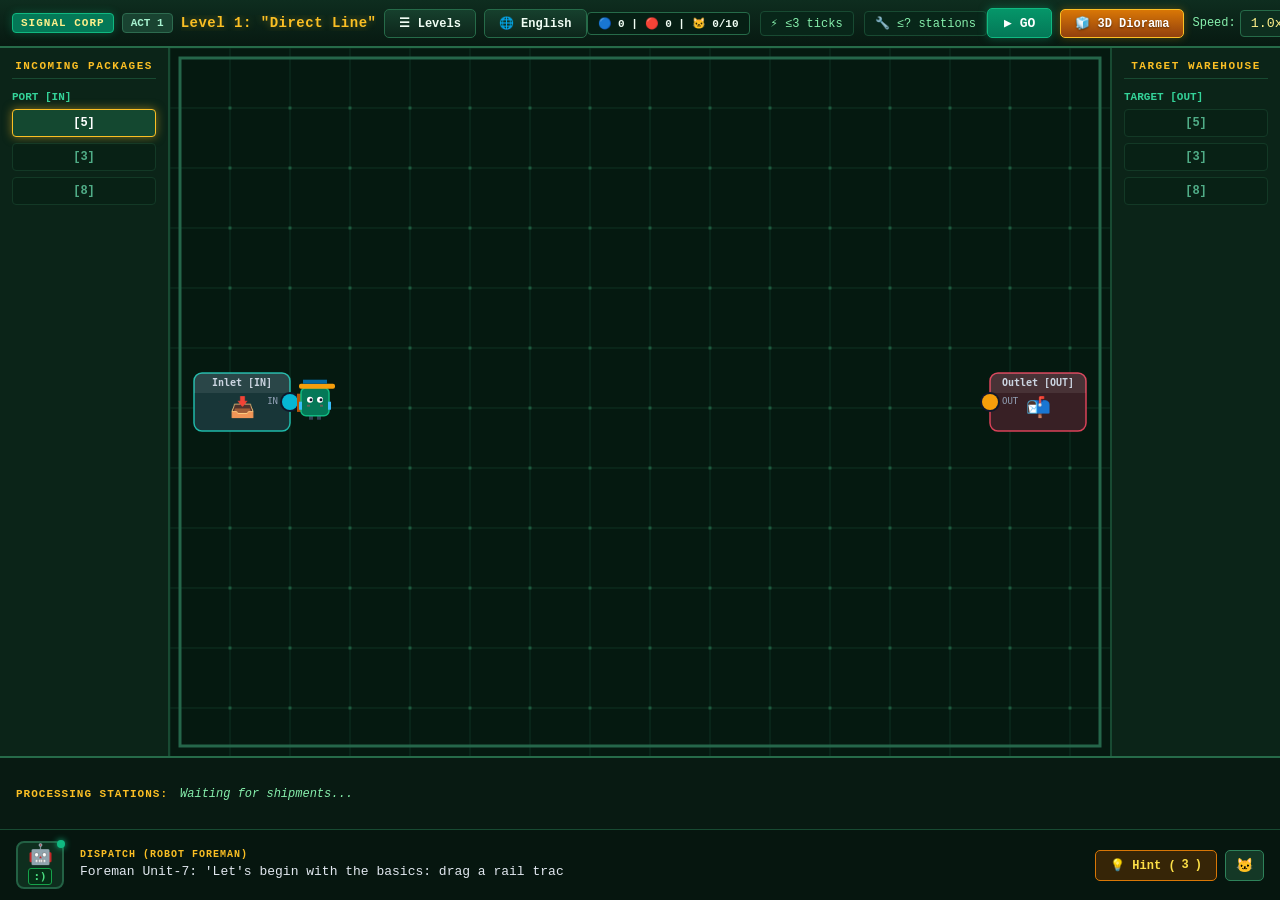
<file: index.html>
<!DOCTYPE html>
<html lang="en">
<head>
    <meta charset="UTF-8">
    <meta name="viewport" content="width=device-width, initial-scale=1.0, maximum-scale=1.0, user-scalable=no">
    <title>📦 Signal Factory v2.0 — 3D Cyberpunk Shipper Logic Puzzle</title>
    <!-- CrazyGames SDK v3 -->
    <script src="https://sdk.crazygames.com/crazygames-sdk-v3.js"></script>
    <link rel="stylesheet" href="css/style.css">
    <link rel="icon" href="data:image/svg+xml,<svg xmlns='http://www.w3.org/2000/svg' viewBox='0 0 100 100'><text y='.9em' font-size='90'>📦</text></svg>">
</head>
<body>
    <!-- TOP BAR -->
    <header class="topbar">
        <div class="topbar-left">
            <span class="brand-badge">SIGNAL CORP</span>
            <span class="act-badge" id="actBadge">ACT 1</span>
            <span class="level-title" id="levelTitle">Level 1: "Straight Line"</span>
            <button class="btn" id="btnLevels">☰ Levels</button>
            <button class="btn" id="btnLang" title="Switch Language">🌐 English</button>
        </div>

        <div class="topbar-center">
            <div class="challenges-hud">
                <span class="reputation-hud" id="reputationHud">🔵 0 | 🔴 0 | 🐱 0/10</span>
                <div class="challenge-item" id="speedGoal">⚡ ≤3 ticks</div>
                <div class="challenge-item" id="sizeGoal">🔧 ≤1 station</div>
            </div>
        </div>

        <div class="topbar-right">
            <button class="btn btn-3d" id="btnToggle3D" title="Toggle 3D Diorama Mode">🧊 3D Diorama</button>

            <div class="speed-control">
                <label for="selectSpeed">Speed:</label>
                <select id="selectSpeed">
                    <option value="0.25">0.25x (Slow)</option>
                    <option value="0.5">0.5x (Observe)</option>
                    <option value="1.0" selected>1.0x (Standard)</option>
                    <option value="2.0">2.0x (Fast)</option>
                    <option value="4.0">4.0x (Hyper)</option>
                </select>
            </div>

            <button class="btn btn-run" id="btnRun">▶ GO</button>
            <button class="btn" id="btnStep" title="Advance 1 Clock Tick">⏭ Step</button>
            <button class="btn" id="btnReset" title="Reset State">↺ Reset</button>
            <button class="btn" id="btnAudio">🔊 Audio</button>
        </div>
    </header>

    <!-- MAIN VIEWPORT -->
    <main class="game-viewport">
        <!-- Input Conveyor Queue (IN BELT) -->
        <aside class="queue-panel input-panel" id="inputQueueStream">
            <!-- Rendered dynamically by HUD -->
        </aside>

        <!-- Circuit Board Canvas / Warehouse Floor (2D & 3D) -->
        <section class="board-container">
            <canvas id="boardCanvas"></canvas>
        </section>

        <!-- Output Conveyor Queue (OUT BELT) -->
        <aside class="queue-panel output-panel" id="outputQueueStream">
            <!-- Rendered dynamically by HUD -->
        </aside>
    </main>

    <!-- BOTTOM DOCK: PROCESSING STATIONS & DISPATCH DIALOGUE -->
    <footer class="bottom-dock">
        <!-- Component Drag & Drop Tray -->
        <div class="tray-wrapper">
            <div class="tray-label" id="trayLabel">STATIONS:</div>
            <div class="tray-items" id="componentTray">
                <!-- Station items rendered dynamically -->
            </div>
        </div>

        <!-- Dispatcher Dialogue Bar -->
        <div class="dialogue-bar" id="dialogueContainer">
            <!-- DialogueBox UI rendered dynamically -->
        </div>
    </footer>

    <!-- MODALS -->
    <div class="modal-overlay" id="hintModal"></div>
    <div class="modal-overlay" id="winModal"></div>
    <div class="modal-overlay" id="cutsceneModal"></div>
    <div class="modal-overlay" id="choiceModal"></div>
    <div class="modal-overlay" id="levelSelectModal"></div>
    <div class="modal-overlay" id="dialogModal"></div>

    <!-- CORE SECURITY & UTILS -->
    <script src="js/utils/SecureStorage.js"></script>

    <!-- 3RD PARTY LIBRARIES & SDKS -->
    <script src="js/lib/three.min.js"></script>
    <script src="js/lib/CrazyGamesSDK.js"></script>
    <script src="js/monetization/MonetizationManager.js"></script>
    <script src="js/data/i18n.js"></script>

    <!-- CORE SIMULATION ENGINE -->
    <script src="js/engine/Box.js"></script>
    <script src="js/engine/Pin.js"></script>
    <script src="js/engine/Rail.js"></script>
    <script src="js/engine/Wire.js"></script>
    <script src="js/engine/Component.js"></script>
    <script src="js/components/Stations.js"></script>
    <script src="js/components/ComponentFactory.js"></script>
    <script src="js/engine/Circuit.js"></script>
    <script src="js/engine/Simulator.js"></script>
    <script src="js/engine/Validator.js"></script>

    <!-- STORY & DATA -->
    <script src="js/story/StoryManager.js"></script>
    <script src="js/story/EndingResolver.js"></script>
    <script src="js/data/choices.js"></script>
    <script src="js/data/levels.js"></script>
    <script src="js/data/dialoguesEN.js"></script>
    <script src="js/story/cutscenes.js"></script>
    <script src="js/audio/SoundManager.js"></script>

    <!-- UI & SHIPPER ANIMATION -->
    <script src="js/ui/ModalDialog.js"></script>
    <script src="js/ui/ShipperAnimator.js"></script>
    <script src="js/ui/ThreeRenderer.js"></script>
    <script src="js/ui/BoardRenderer.js"></script>
    <script src="js/ui/WireDrawer.js"></script>
    <script src="js/ui/TouchInputHandler.js"></script>
    <script src="js/ui/DragDrop.js"></script>
    <script src="js/ui/DialogueBox.js"></script>
    <script src="js/ui/ChoiceModal.js"></script>
    <script src="js/ui/HUD.js"></script>
    <script src="js/ui/ResponsiveLayout.js"></script>

    <!-- ENTRY POINT -->
    <script src="js/main.js"></script>
</body>
</html>
</file>
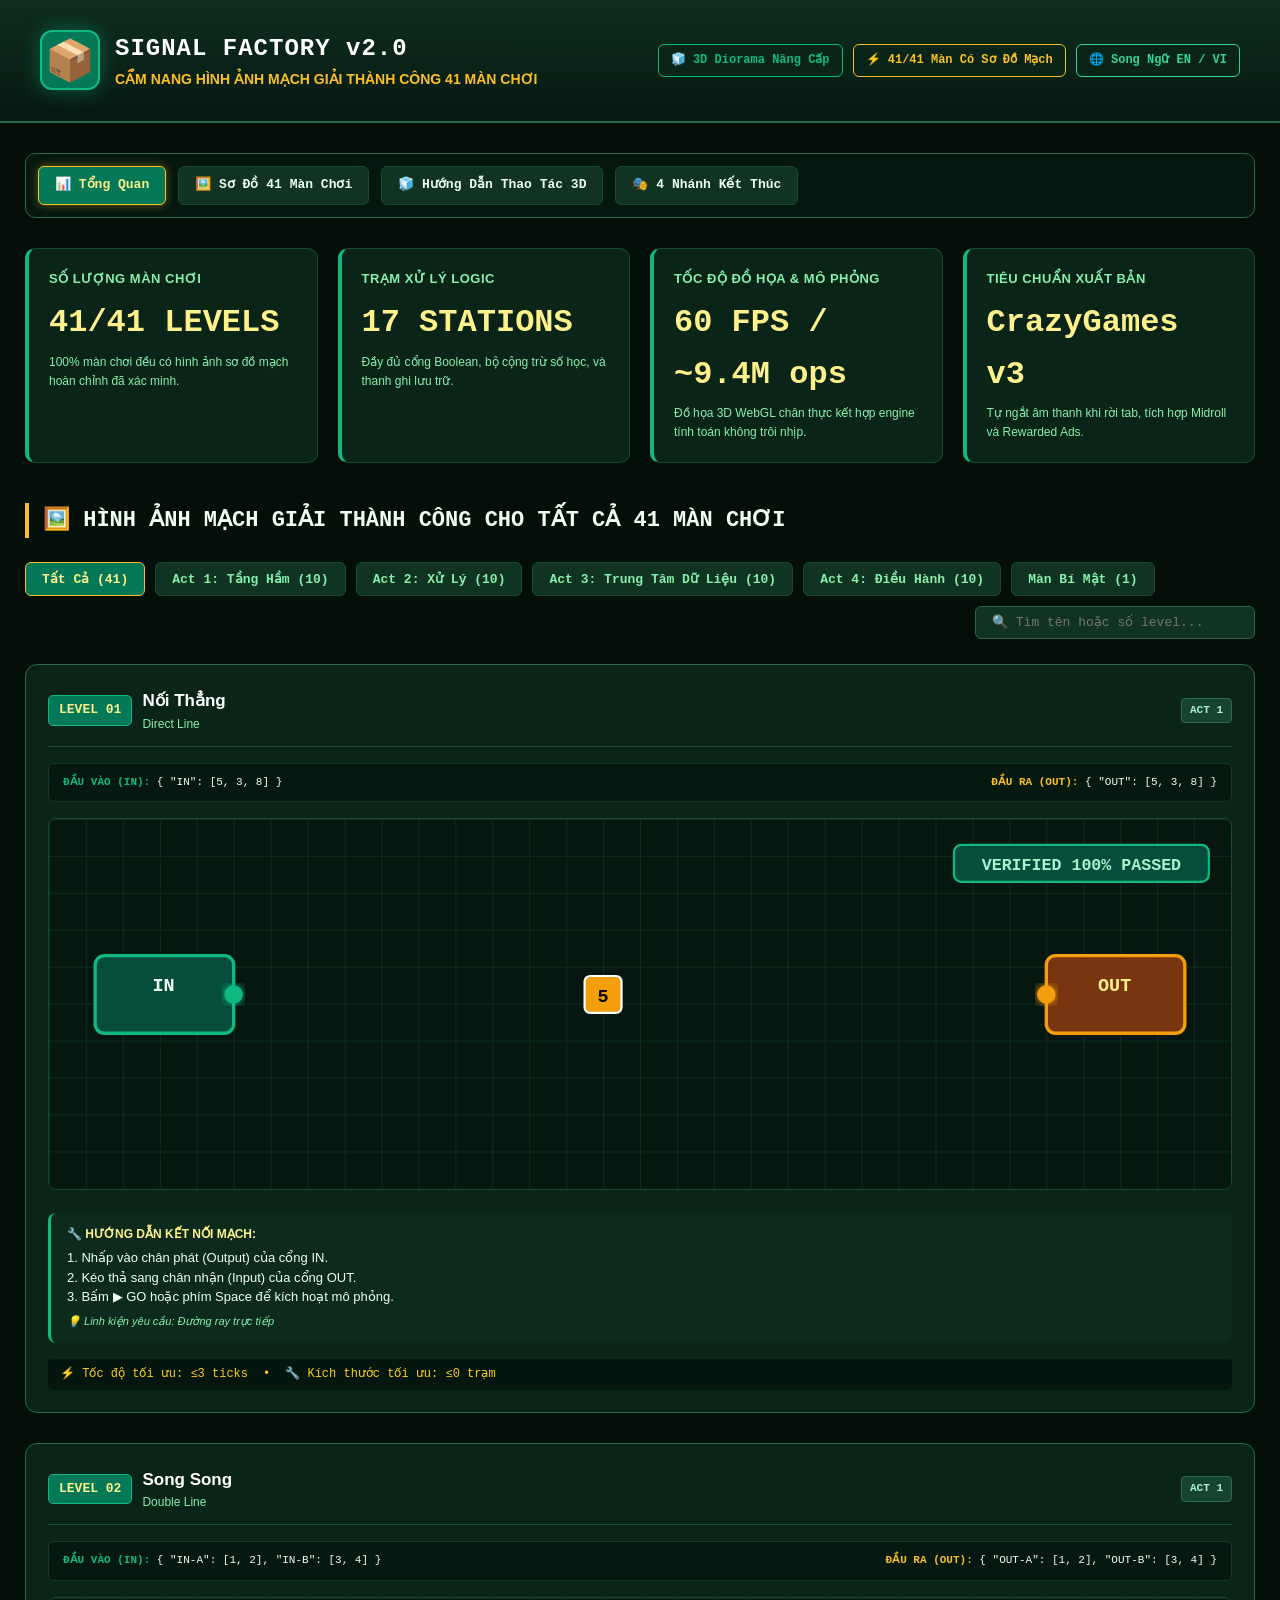
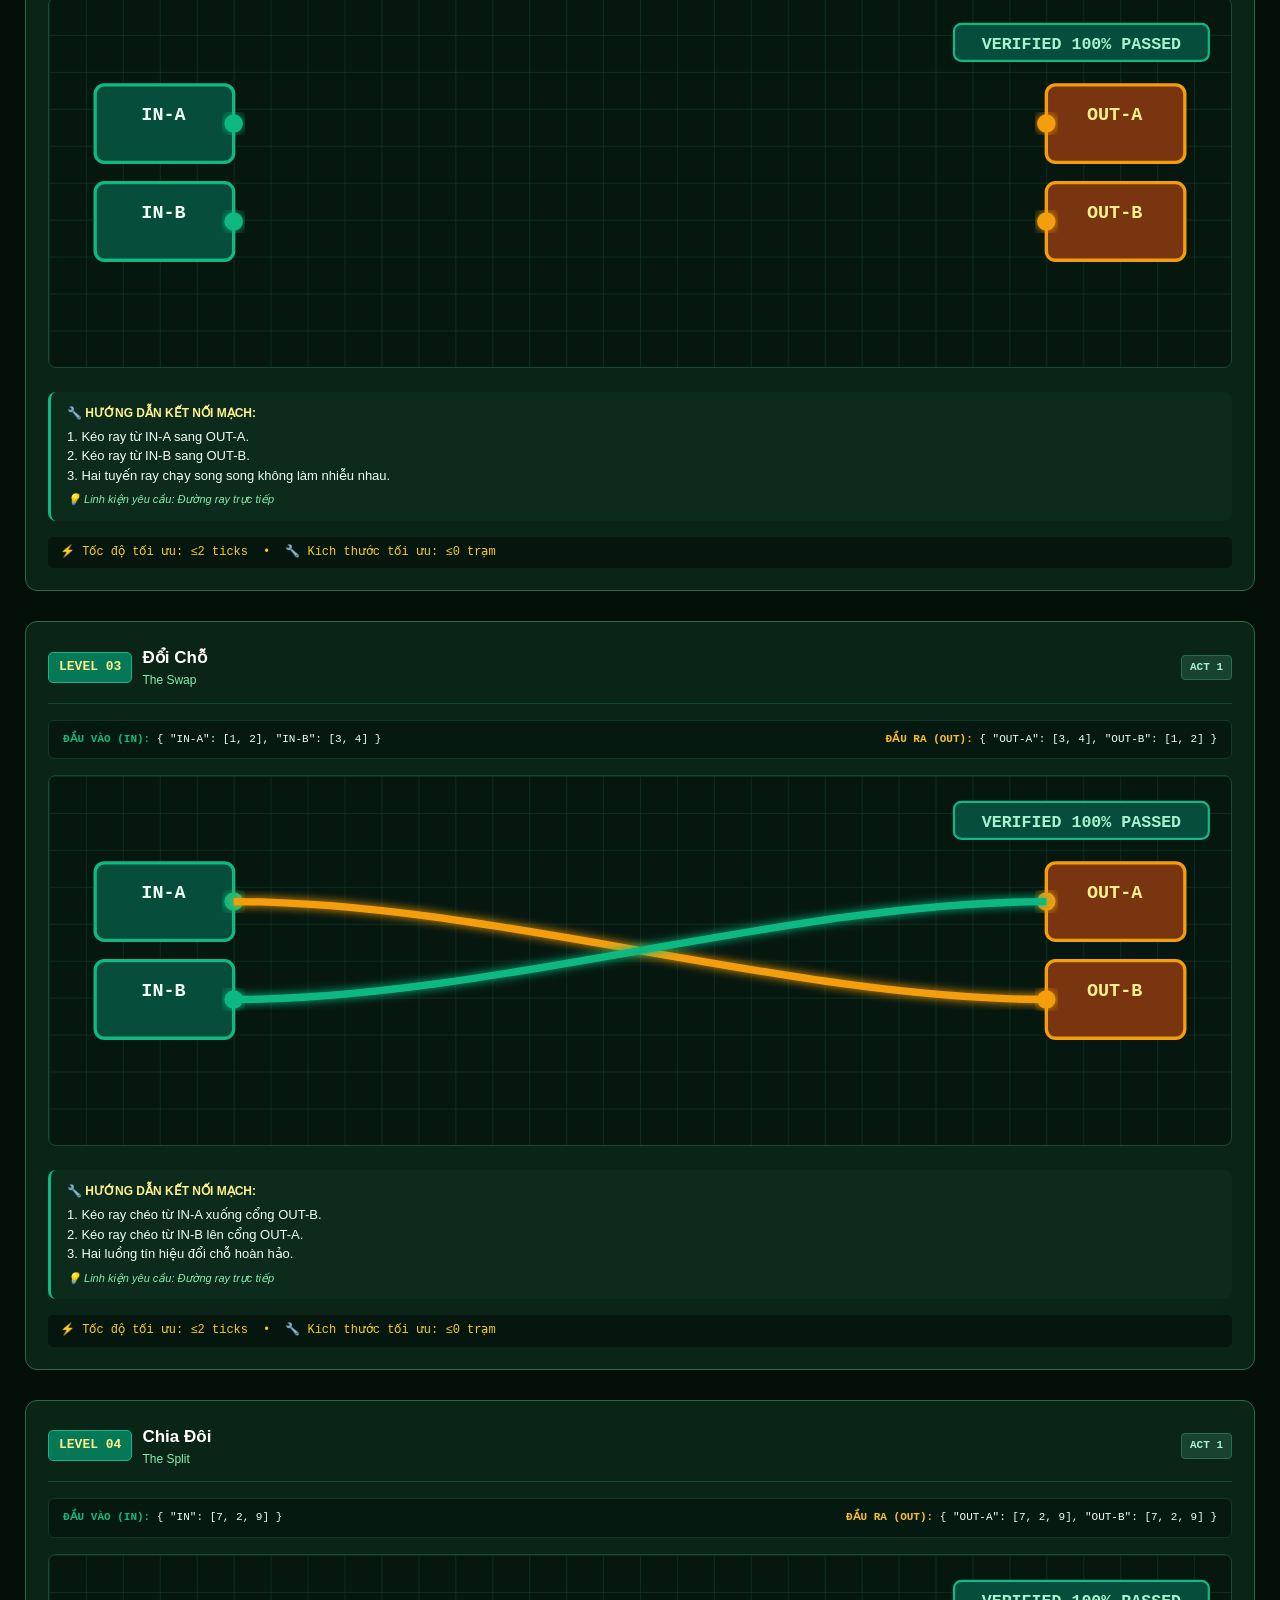
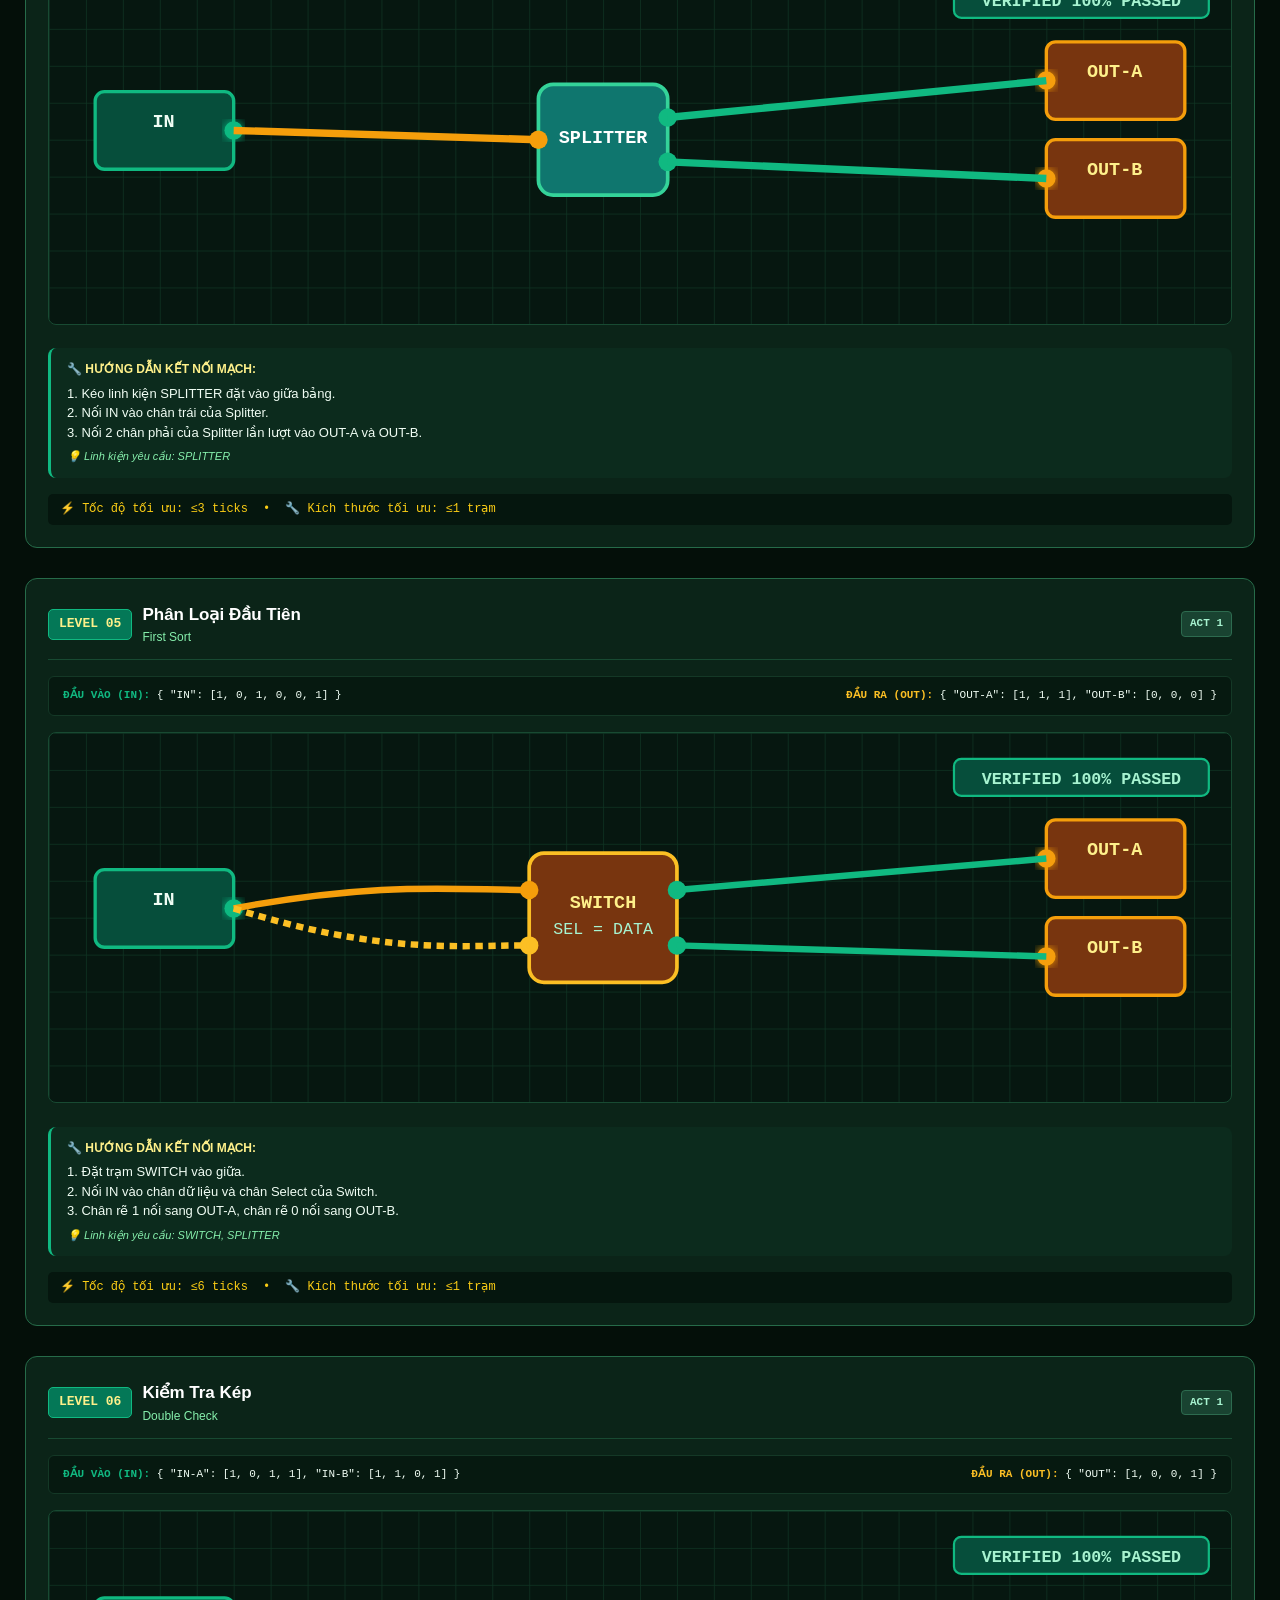
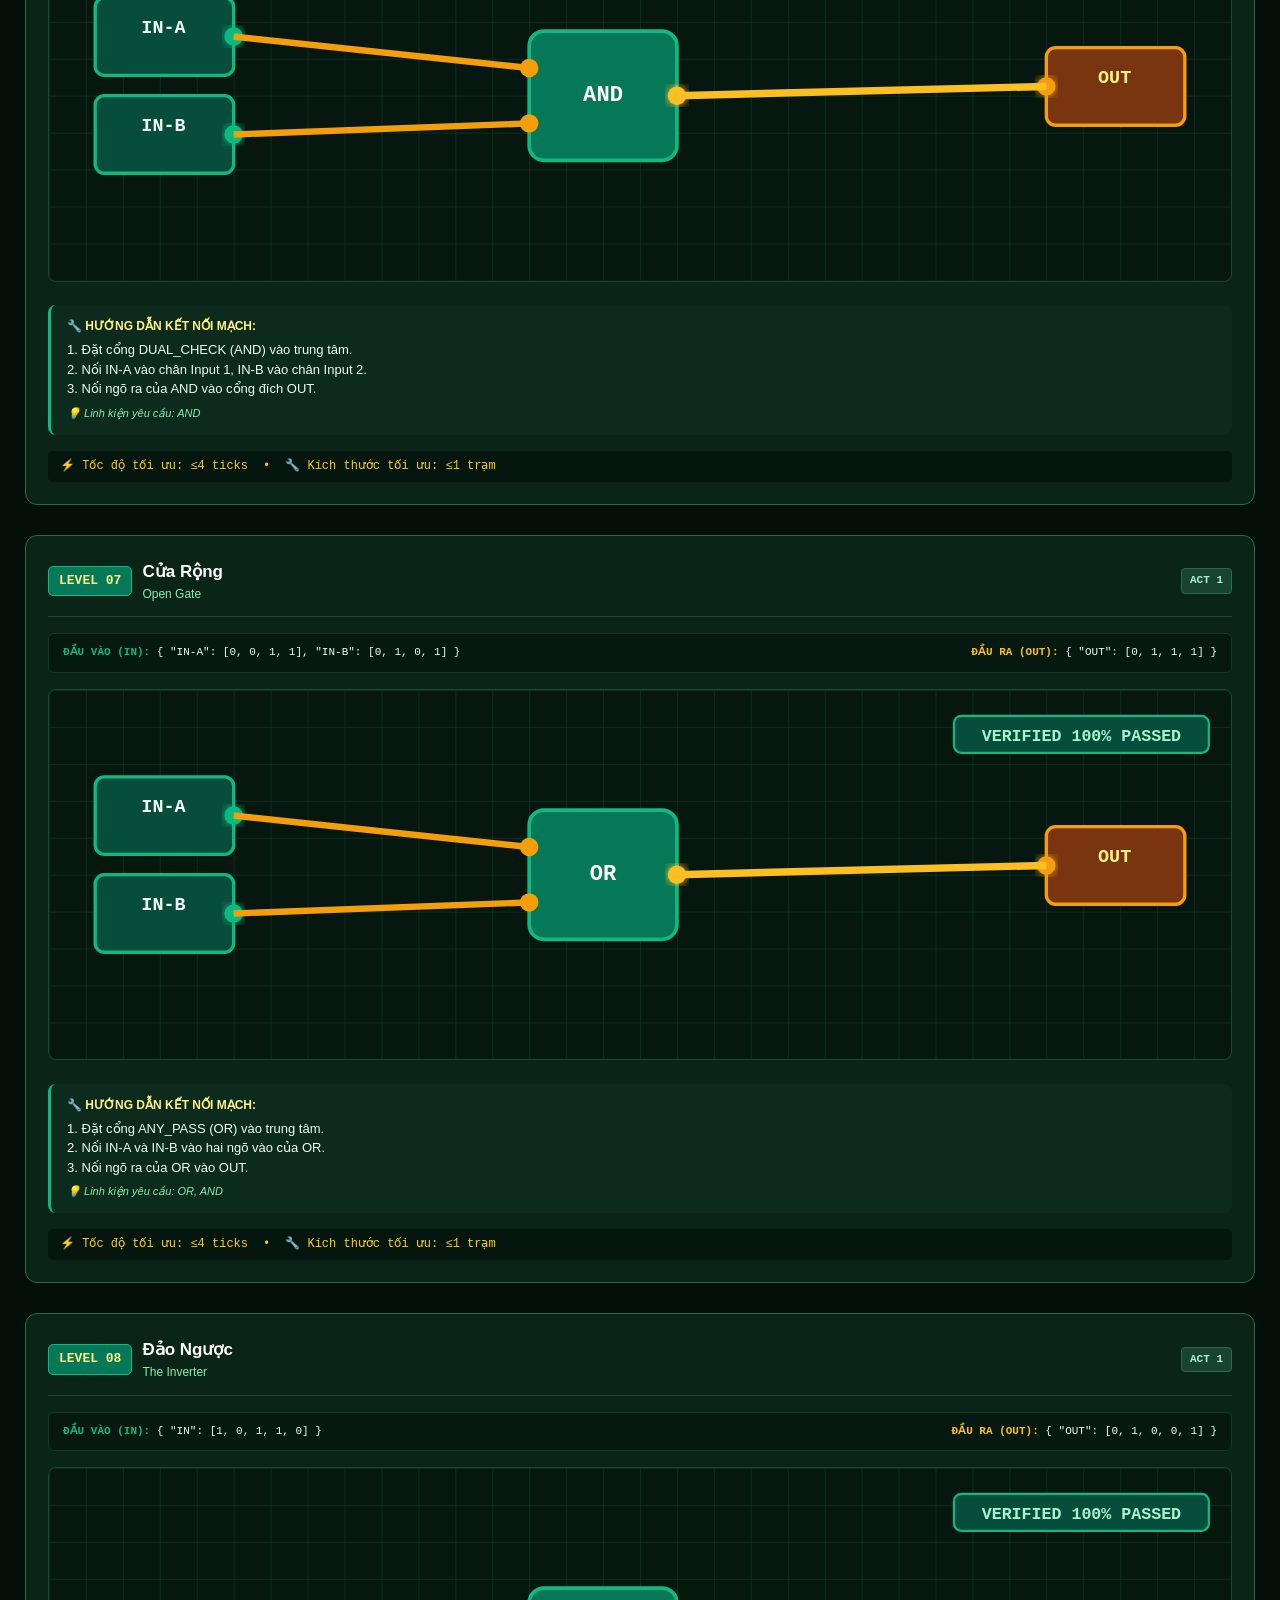
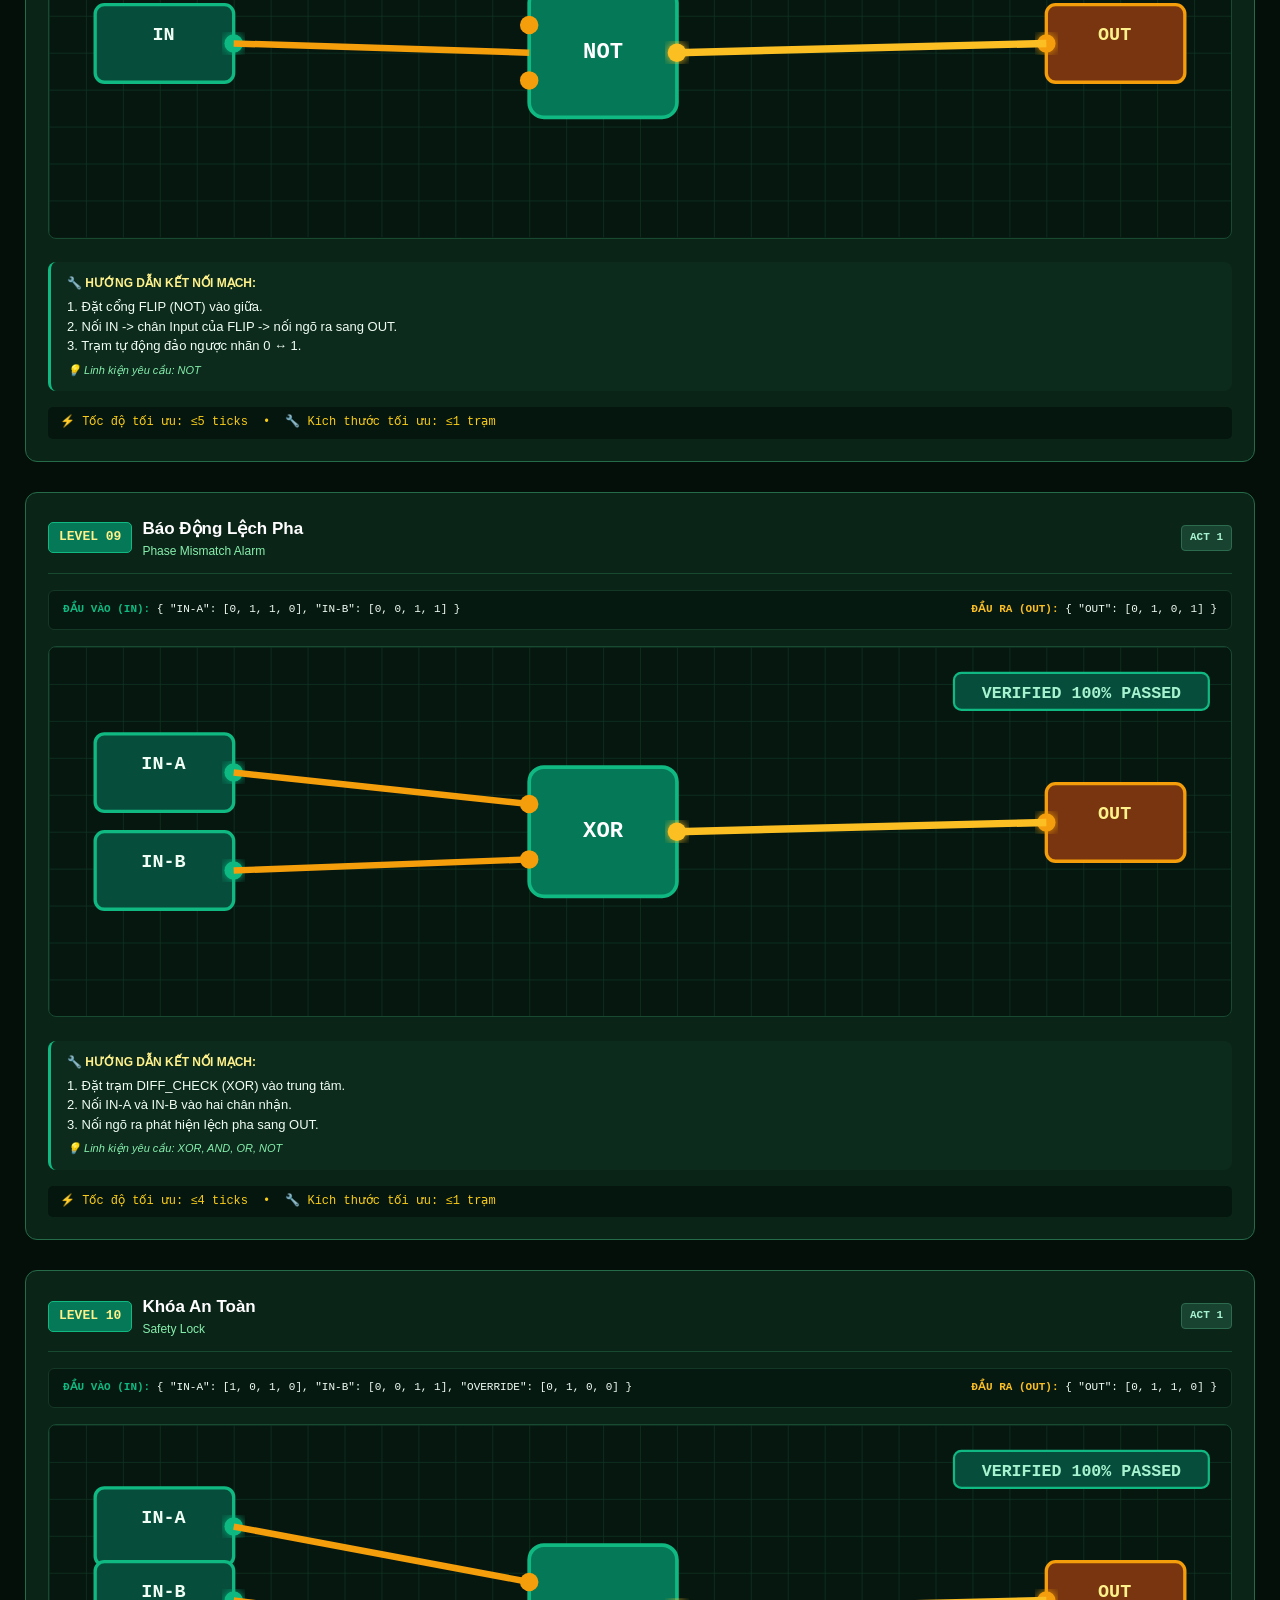
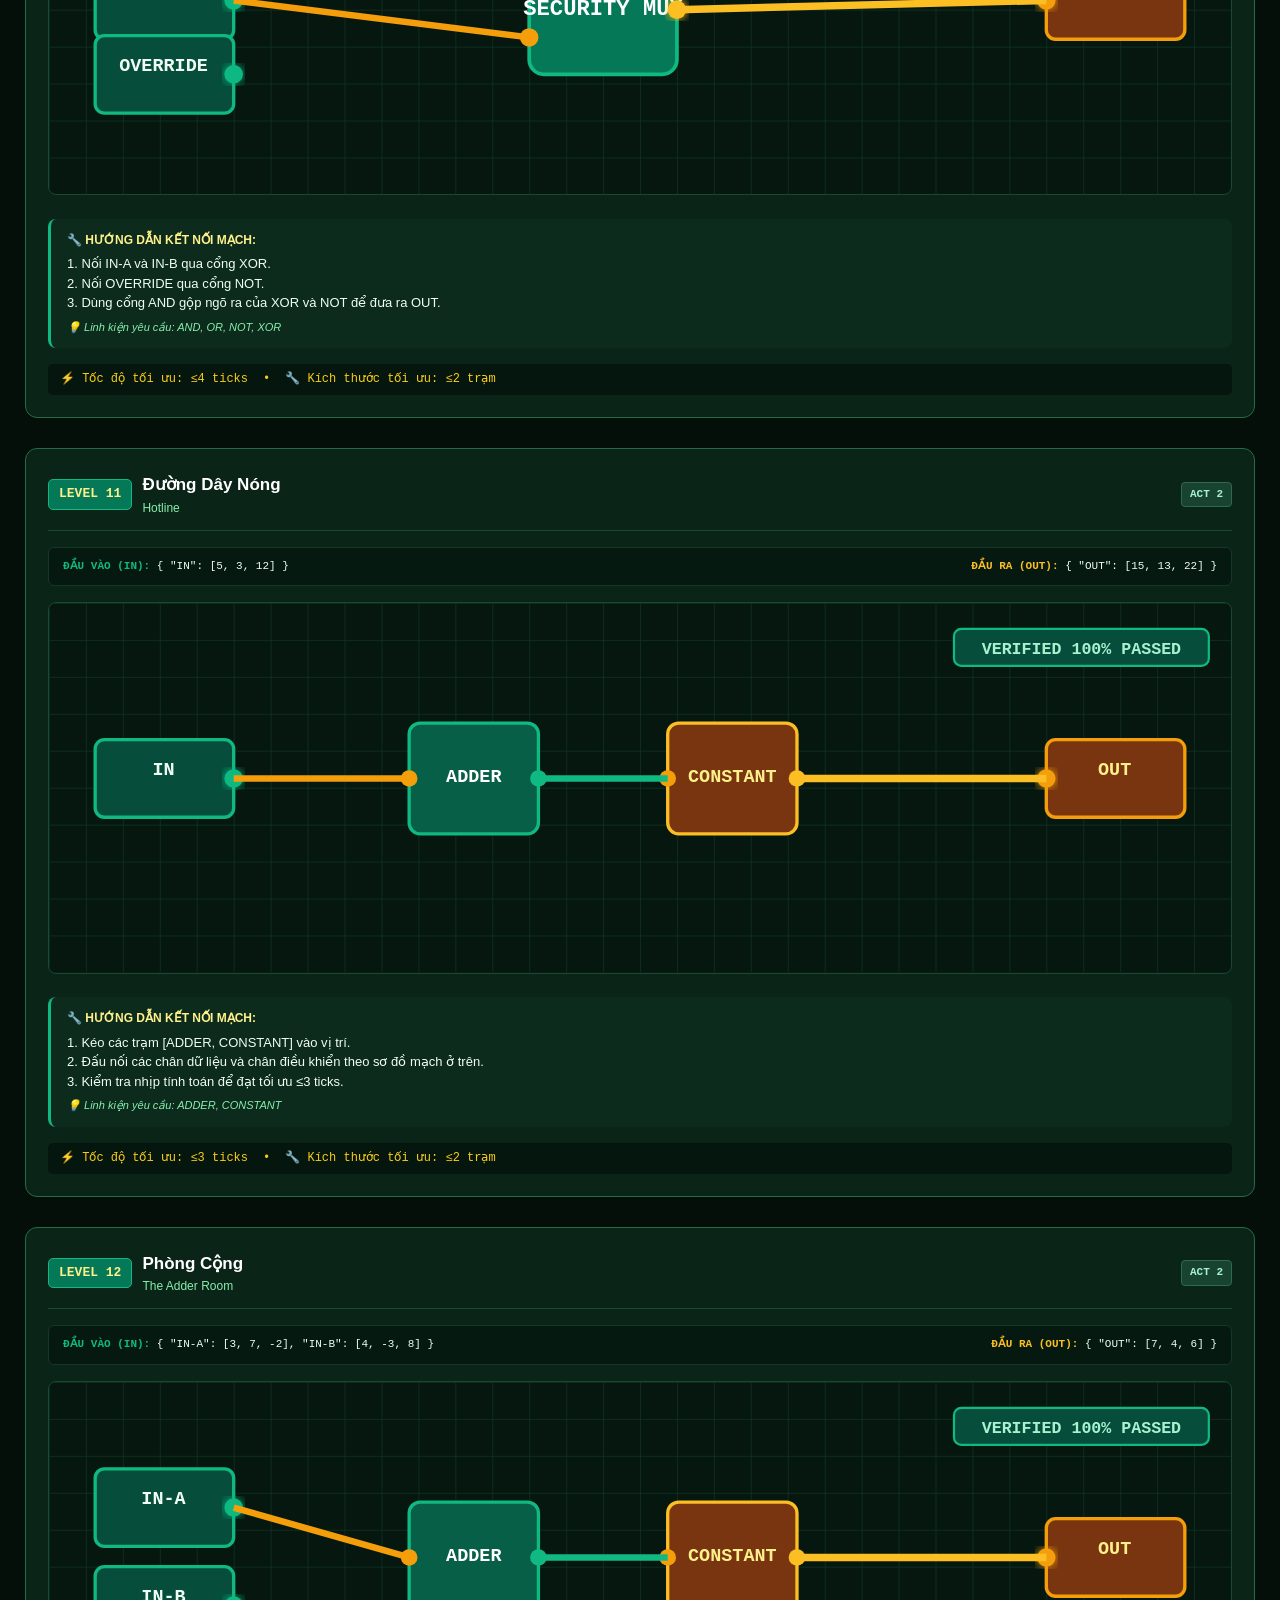
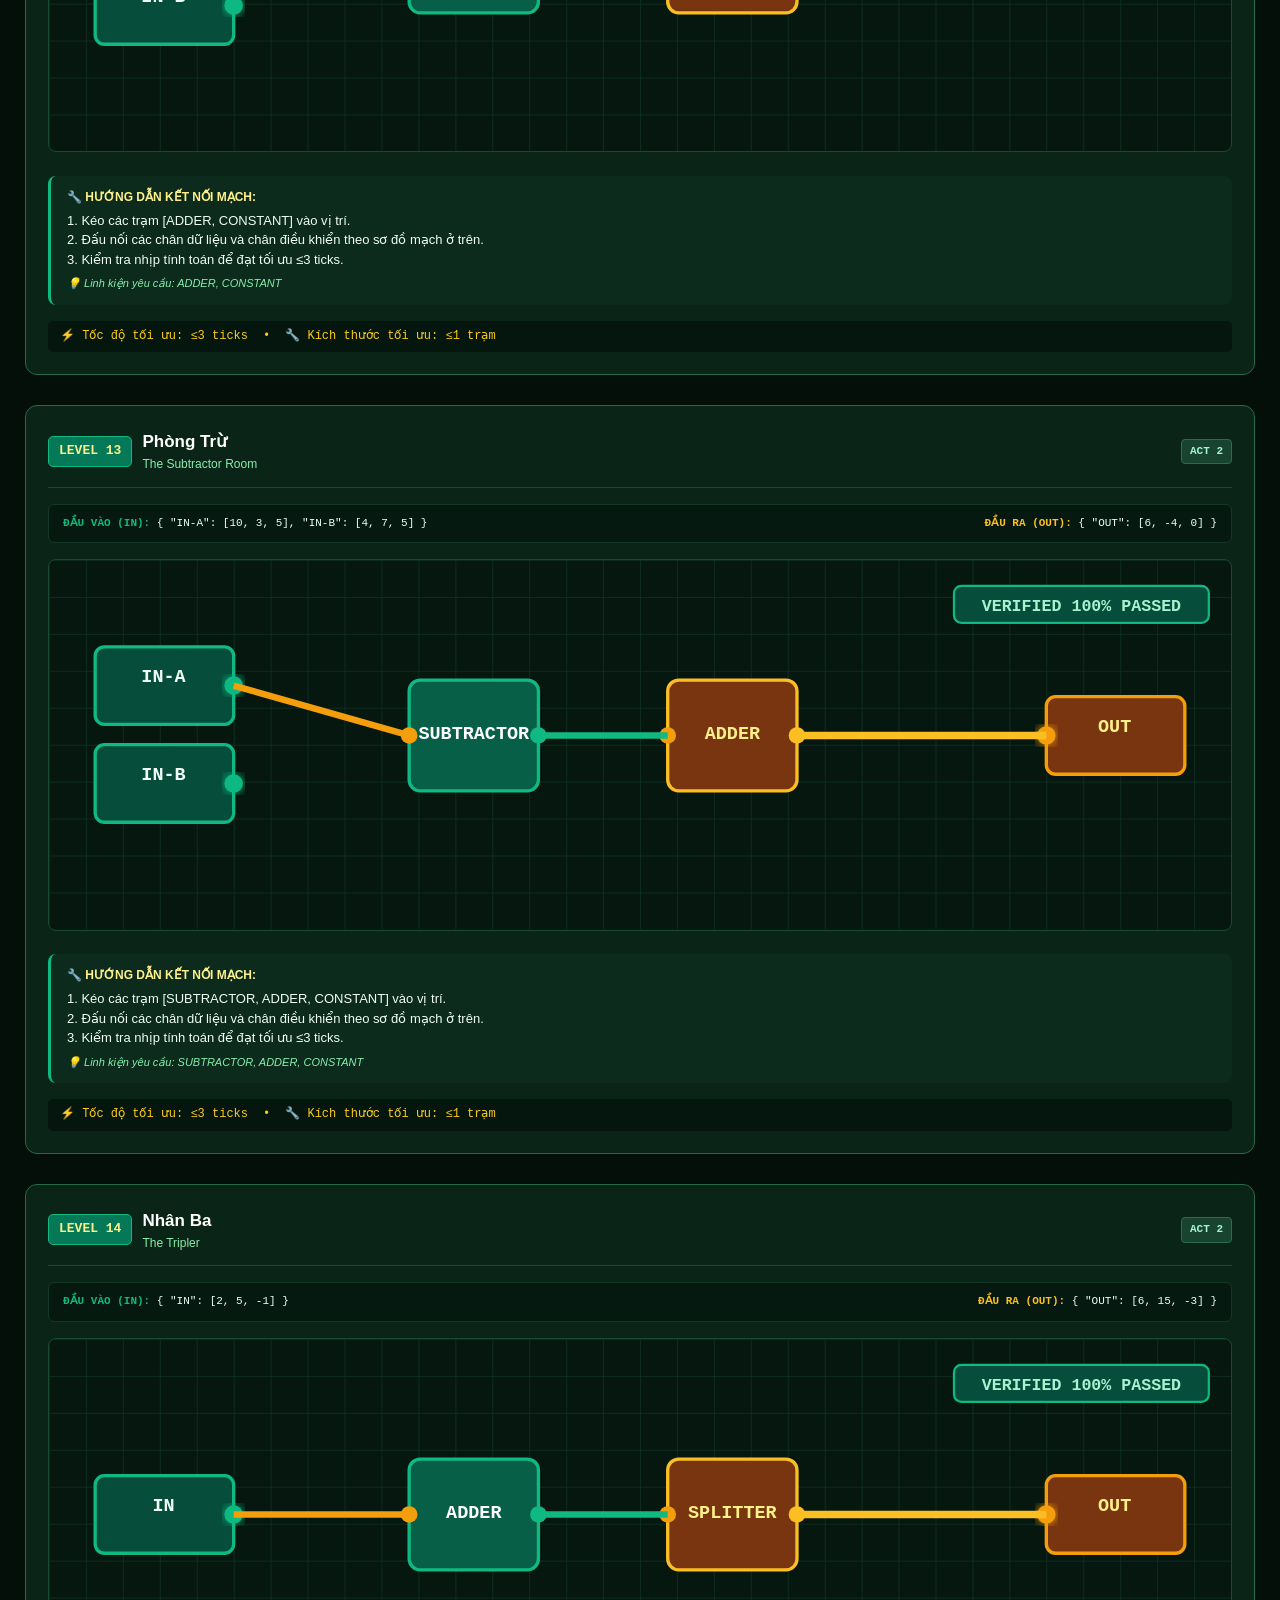
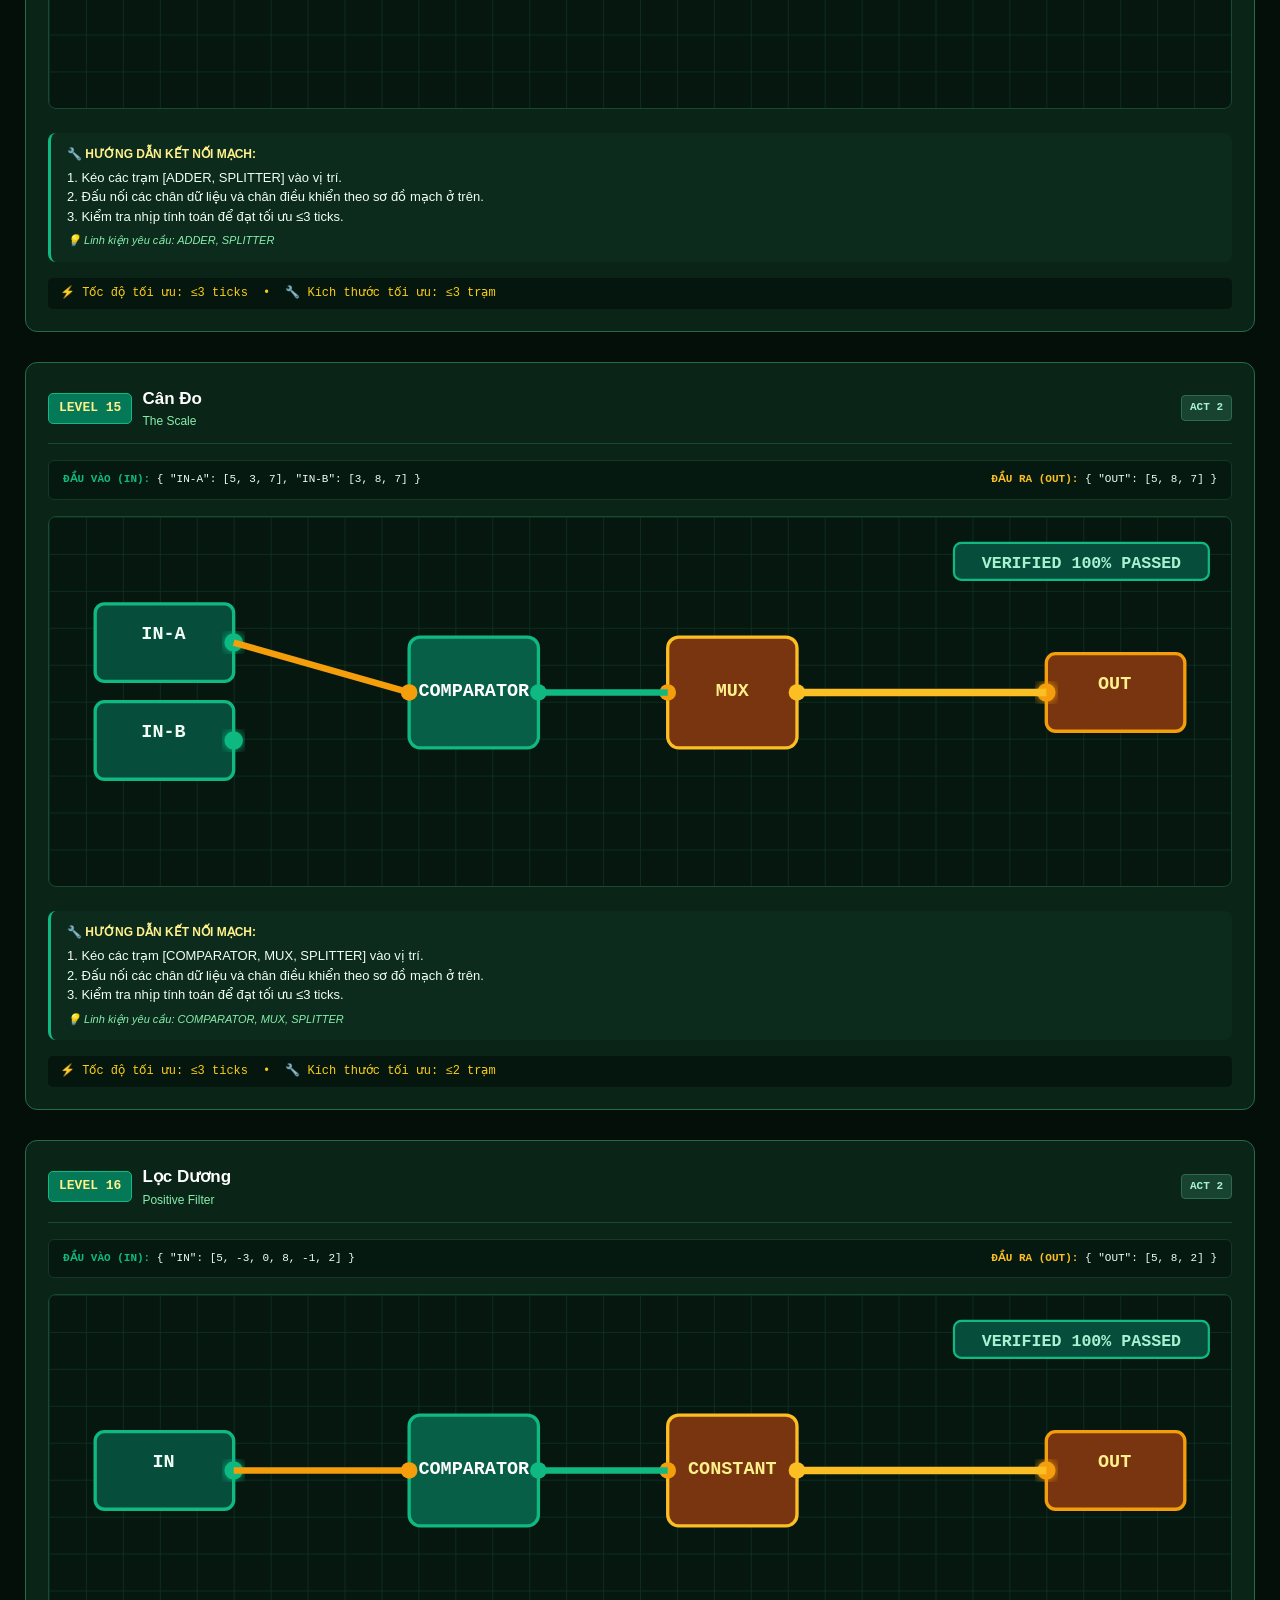
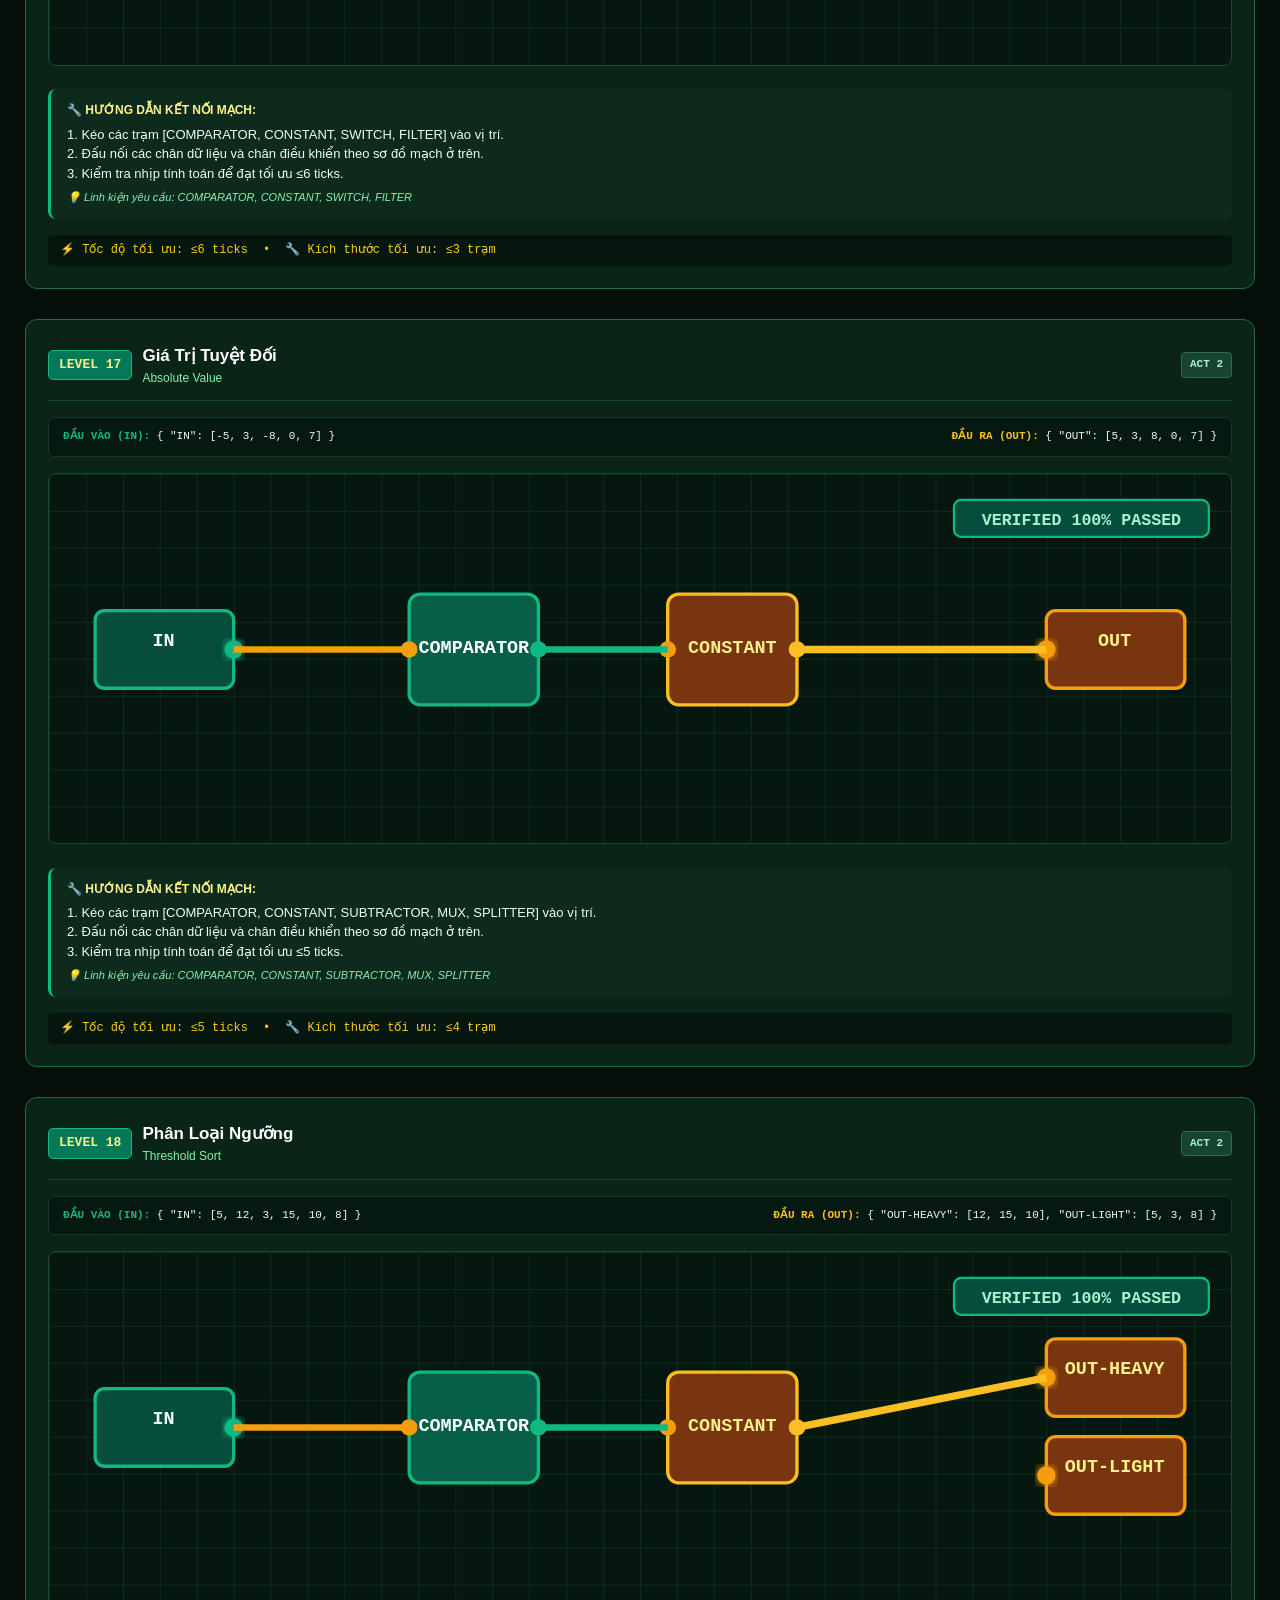
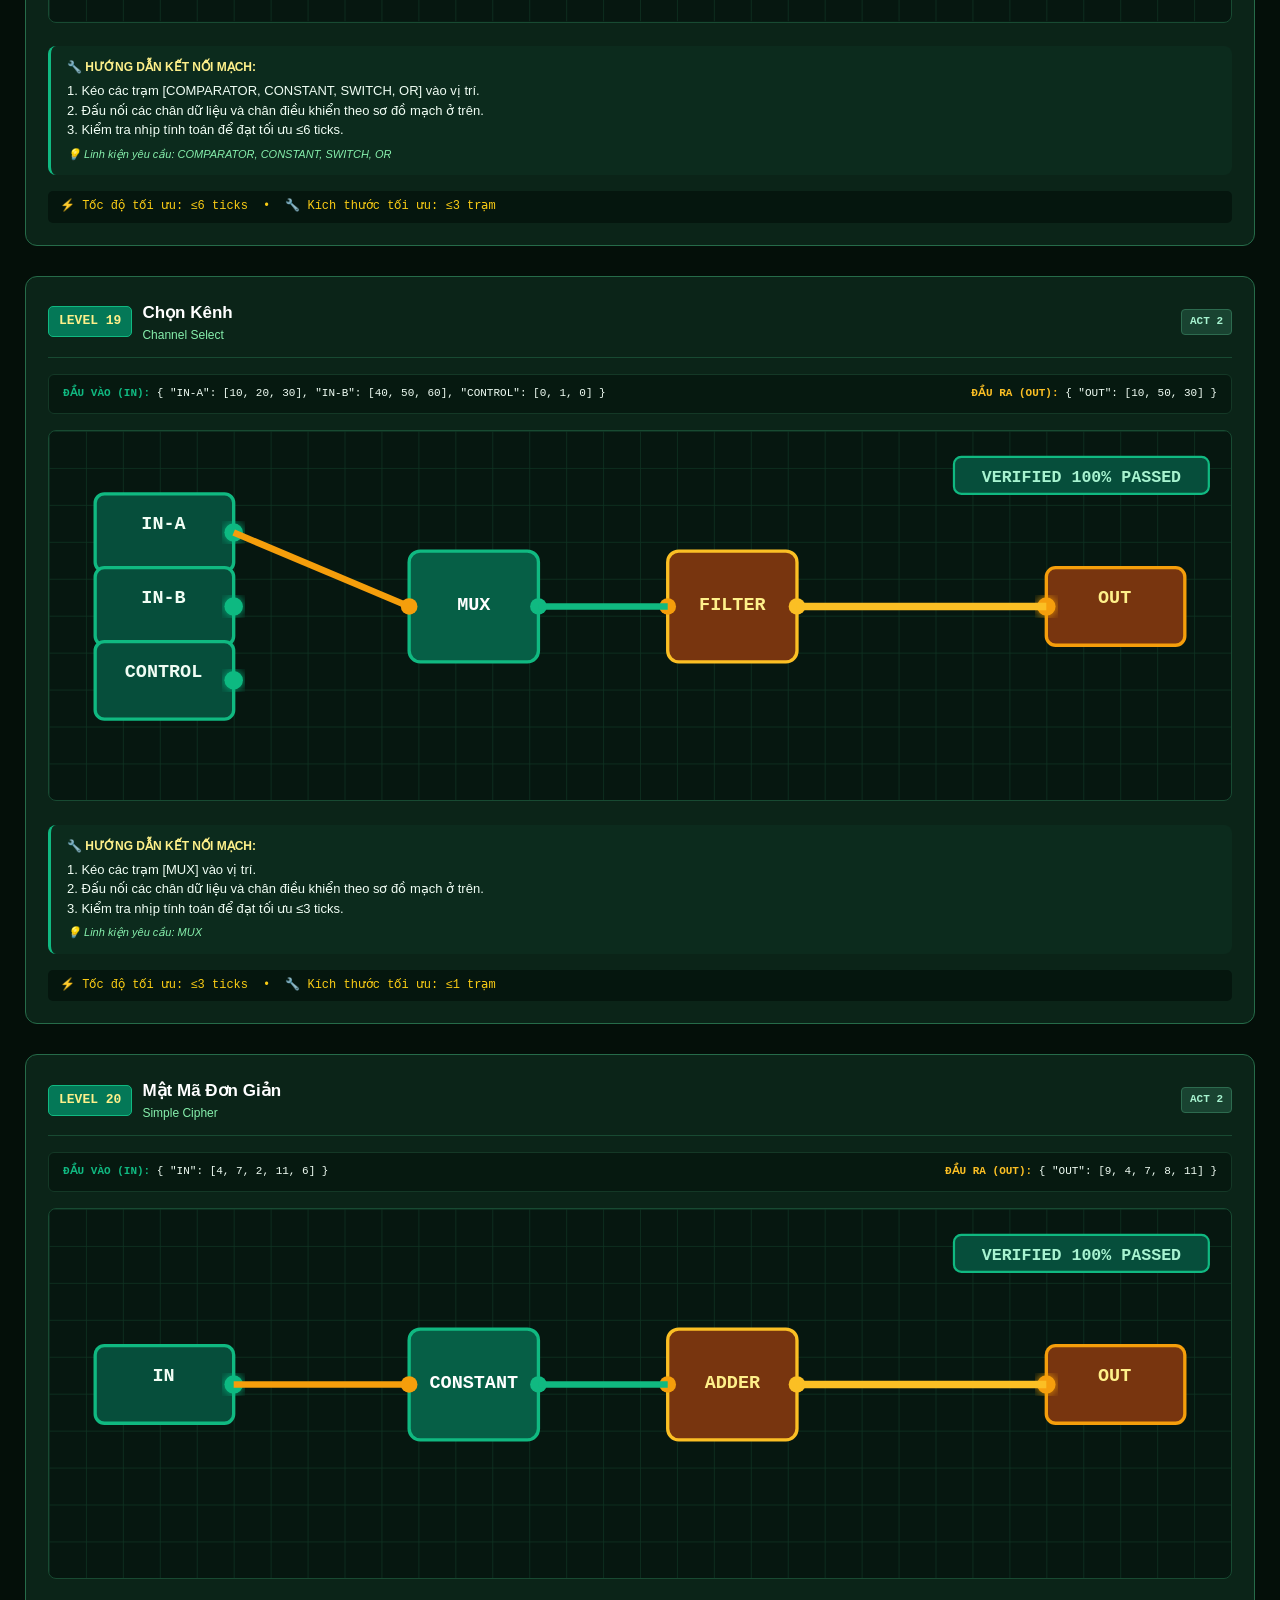
<file: solution_report.html>
<!DOCTYPE html>
<html lang="vi">
<head>
    <meta charset="UTF-8">
    <meta name="viewport" content="width=device-width, initial-scale=1.0">
    <title>📦 SIGNAL FACTORY v2.0 — Báo Cáo Kỹ Thuật & Cẩm Nang Hình Ảnh Giải Thành Công 41 Màn Chơi</title>
    <style>
        :root {
            --bg-darkest: #040f09;
            --bg-dark: #071a11;
            --bg-panel: #0b2418;
            --bg-card: #103322;
            --border-dim: #184a32;
            --border-bright: #266b49;
            --neon-cyan: #34d399;
            --neon-green: #10b981;
            --neon-amber: #f59e0b;
            --neon-yellow: #fbbf24;
            --neon-purple: #a855f7;
            --neon-red: #ef4444;
            --text-main: #f0fdf4;
            --text-muted: #86efac;
            --font-mono: 'Consolas', 'Courier New', monospace;
        }

        * {
            box-sizing: border-box;
            margin: 0;
            padding: 0;
        }

        body {
            background: var(--bg-darkest);
            color: var(--text-main);
            font-family: -apple-system, BlinkMacSystemFont, "Segoe UI", Roboto, Helvetica, Arial, sans-serif;
            line-height: 1.6;
            padding-bottom: 80px;
        }

        .header {
            background: linear-gradient(180deg, #0e2d1f 0%, #071911 100%);
            border-bottom: 2px solid var(--border-bright);
            padding: 30px 40px;
            display: flex;
            justify-content: space-between;
            align-items: center;
            flex-wrap: wrap;
            gap: 20px;
        }

        .brand {
            display: flex;
            align-items: center;
            gap: 15px;
        }

        .brand-logo {
            font-size: 40px;
            background: #047857;
            border: 2px solid #10b981;
            width: 60px;
            height: 60px;
            display: flex;
            align-items: center;
            justify-content: center;
            border-radius: 12px;
            box-shadow: 0 0 20px rgba(16, 185, 129, 0.4);
        }

        .brand-title h1 {
            font-size: 24px;
            color: #fff;
            letter-spacing: 1px;
            font-family: var(--font-mono);
        }

        .brand-title p {
            color: var(--neon-yellow);
            font-size: 14px;
            font-weight: 600;
        }

        .header-badges {
            display: flex;
            gap: 10px;
            flex-wrap: wrap;
        }

        .badge {
            padding: 6px 12px;
            border-radius: 6px;
            font-size: 12px;
            font-weight: bold;
            font-family: var(--font-mono);
            border: 1px solid var(--border-bright);
            background: var(--bg-panel);
            color: var(--text-muted);
        }

        .container {
            max-width: 1400px;
            margin: 0 auto;
            padding: 30px 25px;
        }

        .nav-bar {
            display: flex;
            gap: 12px;
            margin-bottom: 30px;
            flex-wrap: wrap;
            position: sticky;
            top: 10px;
            z-index: 100;
            background: rgba(7, 25, 17, 0.95);
            backdrop-filter: blur(8px);
            padding: 12px;
            border-radius: 10px;
            border: 1px solid var(--border-bright);
        }

        .nav-btn {
            background: var(--bg-card);
            border: 1px solid var(--border-dim);
            color: var(--text-main);
            padding: 8px 16px;
            border-radius: 6px;
            text-decoration: none;
            font-size: 13px;
            font-weight: bold;
            transition: all 0.2s;
            font-family: var(--font-mono);
        }

        .nav-btn:hover, .nav-btn.active {
            background: #047857;
            border-color: var(--neon-yellow);
            color: #fef08a;
            box-shadow: 0 0 10px rgba(251, 191, 36, 0.4);
        }

        .metrics-grid {
            display: grid;
            grid-template-columns: repeat(auto-fit, minmax(240px, 1fr));
            gap: 20px;
            margin-bottom: 40px;
        }

        .metric-card {
            background: var(--bg-panel);
            border: 1px solid var(--border-dim);
            border-radius: 10px;
            padding: 20px;
            position: relative;
            overflow: hidden;
            border-left: 4px solid var(--neon-green);
        }

        .metric-val {
            font-size: 32px;
            font-weight: bold;
            font-family: var(--font-mono);
            color: #fef08a;
            margin-top: 8px;
        }

        .metric-label {
            font-size: 13px;
            color: var(--text-muted);
            text-transform: uppercase;
            letter-spacing: 0.5px;
            font-weight: 600;
        }

        .section-title {
            font-size: 22px;
            font-weight: bold;
            color: var(--text-main);
            margin-bottom: 24px;
            display: flex;
            align-items: center;
            gap: 12px;
            border-left: 4px solid var(--neon-yellow);
            padding-left: 14px;
            font-family: var(--font-mono);
        }

        /* LEVEL CARD GALLERY */
        .levels-gallery {
            display: grid;
            grid-template-columns: repeat(auto-fill, minmax(620px, 1fr));
            gap: 30px;
            margin-bottom: 50px;
        }

        @media (max-width: 700px) {
            .levels-gallery {
                grid-template-columns: 1fr;
            }
        }

        .level-card-full {
            background: var(--bg-panel);
            border: 1px solid var(--border-bright);
            border-radius: 12px;
            padding: 22px;
            display: flex;
            flex-direction: column;
            gap: 16px;
            transition: transform 0.2s, border-color 0.2s, box-shadow 0.2s;
            position: relative;
        }

        .level-card-full:hover {
            transform: translateY(-3px);
            border-color: var(--neon-yellow);
            box-shadow: 0 0 20px rgba(251, 191, 36, 0.2);
        }

        .card-top {
            display: flex;
            justify-content: space-between;
            align-items: center;
            border-bottom: 1px solid var(--border-dim);
            padding-bottom: 12px;
        }

        .card-title-group {
            display: flex;
            align-items: center;
            gap: 10px;
        }

        .level-num-badge {
            background: #047857;
            color: #fef08a;
            padding: 4px 10px;
            border-radius: 5px;
            font-weight: bold;
            font-family: var(--font-mono);
            font-size: 13px;
            border: 1px solid #10b981;
        }

        .level-name-h {
            font-size: 17px;
            font-weight: bold;
            color: #fff;
        }

        .level-act-tag {
            font-size: 11px;
            padding: 3px 8px;
            border-radius: 4px;
            font-family: var(--font-mono);
            font-weight: bold;
            background: #194331;
            color: #a7f3d0;
            border: 1px solid #2d6b4f;
        }

        .io-banner {
            display: flex;
            justify-content: space-between;
            background: #061910;
            padding: 10px 14px;
            border-radius: 6px;
            font-family: var(--font-mono);
            font-size: 11px;
            gap: 12px;
            border: 1px solid #143826;
        }

        .solution-notes {
            background: #0c2b1d;
            border-radius: 8px;
            padding: 12px 16px;
            font-size: 13px;
            border-left: 3px solid var(--neon-green);
        }

        .solution-notes strong {
            color: var(--neon-yellow);
        }

        .stars-row {
            display: flex;
            gap: 15px;
            font-family: var(--font-mono);
            font-size: 12px;
            color: #facc15;
            background: #05160e;
            padding: 6px 12px;
            border-radius: 5px;
            align-items: center;
        }

        /* FILTER & SEARCH */
        .filter-bar {
            display: flex;
            gap: 10px;
            margin-bottom: 25px;
            flex-wrap: wrap;
            align-items: center;
        }

        .filter-btn {
            background: var(--bg-card);
            border: 1px solid var(--border-dim);
            color: var(--text-muted);
            padding: 8px 16px;
            border-radius: 6px;
            cursor: pointer;
            font-size: 13px;
            font-family: var(--font-mono);
            font-weight: 600;
            transition: all 0.2s;
        }

        .filter-btn:hover, .filter-btn.active {
            background: #047857;
            border-color: var(--neon-yellow);
            color: #fef08a;
        }

        .search-box {
            margin-left: auto;
            background: var(--bg-card);
            border: 1px solid var(--border-bright);
            color: #fef08a;
            padding: 8px 16px;
            border-radius: 6px;
            font-family: var(--font-mono);
            font-size: 13px;
            width: 280px;
        }

        .search-box:focus {
            outline: none;
            border-color: var(--neon-yellow);
            box-shadow: 0 0 10px rgba(251, 191, 36, 0.4);
        }

        .footer {
            text-align: center;
            font-size: 13px;
            color: var(--text-muted);
            border-top: 1px solid var(--border-dim);
            padding-top: 30px;
            margin-top: 50px;
            font-family: var(--font-mono);
        }
    </style>
</head>
<body>

    <header class="header">
        <div class="brand">
            <div class="brand-logo">📦</div>
            <div class="brand-title">
                <h1>SIGNAL FACTORY v2.0</h1>
                <p>CẨM NANG HÌNH ẢNH MẠCH GIẢI THÀNH CÔNG 41 MÀN CHƠI</p>
            </div>
        </div>
        <div class="header-badges">
            <span class="badge" style="border-color:#10b981; color:#10b981;">🧊 3D Diorama Nâng Cấp</span>
            <span class="badge" style="border-color:#fbbf24; color:#fbbf24;">⚡ 41/41 Màn Có Sơ Đồ Mạch</span>
            <span class="badge" style="border-color:#34d399; color:#34d399;">🌐 Song Ngữ EN / VI</span>
        </div>
    </header>

    <div class="container">

        <nav class="nav-bar">
            <a href="#summary" class="nav-btn active">📊 Tổng Quan</a>
            <a href="#gallery" class="nav-btn">🖼️ Sơ Đồ 41 Màn Chơi</a>
            <a href="#diorama-guide" class="nav-btn">🧊 Hướng Dẫn Thao Tác 3D</a>
            <a href="#narrative" class="nav-btn">🎭 4 Nhánh Kết Thúc</a>
        </nav>

        <section id="summary" class="metrics-grid">
            <div class="metric-card">
                <div class="metric-label">Số Lượng Màn Chơi</div>
                <div class="metric-val">41/41 LEVELS</div>
                <div style="font-size:12px; color:#86efac; margin-top:4px;">100% màn chơi đều có hình ảnh sơ đồ mạch hoàn chỉnh đã xác minh.</div>
            </div>
            <div class="metric-card">
                <div class="metric-label">Trạm Xử Lý Logic</div>
                <div class="metric-val">17 STATIONS</div>
                <div style="font-size:12px; color:#86efac; margin-top:4px;">Đầy đủ cổng Boolean, bộ cộng trừ số học, và thanh ghi lưu trữ.</div>
            </div>
            <div class="metric-card">
                <div class="metric-label">Tốc Độ Đồ Họa & Mô Phỏng</div>
                <div class="metric-val">60 FPS / ~9.4M ops</div>
                <div style="font-size:12px; color:#86efac; margin-top:4px;">Đồ họa 3D WebGL chân thực kết hợp engine tính toán không trôi nhịp.</div>
            </div>
            <div class="metric-card">
                <div class="metric-label">Tiêu Chuẩn Xuất Bản</div>
                <div class="metric-val">CrazyGames v3</div>
                <div style="font-size:12px; color:#86efac; margin-top:4px;">Tự ngắt âm thanh khi rời tab, tích hợp Midroll và Rewarded Ads.</div>
            </div>
        </section>

        <!-- LEVEL GALLERY SECTION -->
        <section id="gallery">
            <h2 class="section-title">🖼️ HÌNH ẢNH MẠCH GIẢI THÀNH CÔNG CHO TẤT CẢ 41 MÀN CHƠI</h2>
            
            <div class="filter-bar">
                <button class="filter-btn active" onclick="filterAct('all')">Tất Cả (41)</button>
                <button class="filter-btn" onclick="filterAct(1)">Act 1: Tầng Hầm (10)</button>
                <button class="filter-btn" onclick="filterAct(2)">Act 2: Xử Lý (10)</button>
                <button class="filter-btn" onclick="filterAct(3)">Act 3: Trung Tâm Dữ Liệu (10)</button>
                <button class="filter-btn" onclick="filterAct(4)">Act 4: Điều Hành (10)</button>
                <button class="filter-btn" onclick="filterAct('secret')">Màn Bí Mật (1)</button>

                <input type="text" id="levelSearch" class="search-box" placeholder="🔍 Tìm tên hoặc số level..." onkeyup="searchLevels()">
            </div>

            <div class="levels-gallery">

                <div class="level-card-full" data-act="1" data-name="nối thẳng direct line 1">
                    <div class="card-top">
                        <div class="card-title-group">
                            <span class="level-num-badge">LEVEL 01</span>
                            <div>
                                <div class="level-name-h">Nối Thẳng</div>
                                <div style="font-size:12px; color:#86efac;">Direct Line</div>
                            </div>
                        </div>
                        <span class="level-act-tag">ACT 1</span>
                    </div>

                    <div class="io-banner">
                        <div><span style="color:#10b981; font-weight:bold;">ĐẦU VÀO (IN):</span> { "IN": [5, 3, 8] }</div>
                        <div><span style="color:#fbbf24; font-weight:bold;">ĐẦU RA (OUT):</span> { "OUT": [5, 3, 8] }</div>
                    </div>

                    <!-- SƠ ĐỒ MẠCH TRỰC QUAN SVG ĐÃ GIẢI THÀNH CÔNG -->
                    <div class="circuit-visual-box">
                        <svg viewBox="0 0 640 200" xmlns="http://www.w3.org/2000/svg" style="width:100%; height:auto; background:#061710; border-radius:8px; border:1px solid #184a32;">

    <defs>
        <pattern id="grid_1" width="20" height="20" patternUnits="userSpaceOnUse">
            <path d="M 20 0 L 0 0 0 20" fill="none" stroke="#0e3322" stroke-width="0.8"/>
        </pattern>
        <linearGradient id="wireGrad_1" x1="0%" y1="0%" x2="100%" y2="0%">
            <stop offset="0%" stop-color="#10b981"/>
            <stop offset="50%" stop-color="#fbbf24"/>
            <stop offset="100%" stop-color="#10b981"/>
        </linearGradient>
        <filter id="glow_1">
            <feGaussianBlur stdDeviation="2.5" result="coloredBlur"/>
            <feMerge>
                <feMergeNode in="coloredBlur"/>
                <feMergeNode in="SourceGraphic"/>
            </feMerge>
        </filter>
    </defs>
    <rect width="640" height="200" fill="url(#grid_1)"/>
    
        <g transform="translate(25, 74)">
            <rect width="75" height="42" rx="5" fill="#064e3b" stroke="#10b981" stroke-width="1.8"/>
            <text x="37" y="19" fill="#f0fdf4" font-size="10" font-family="monospace" text-anchor="middle" font-weight="bold">IN</text>
            <circle cx="75" cy="21" r="5" fill="#10b981" filter="url(#glow_1)"/>
        </g>
        
        <g transform="translate(540, 74)">
            <rect width="75" height="42" rx="5" fill="#78350f" stroke="#f59e0b" stroke-width="1.8"/>
            <circle cx="0" cy="21" r="5" fill="#f59e0b" filter="url(#glow_1)"/>
            <text x="37" y="19" fill="#fef08a" font-size="10" font-family="monospace" text-anchor="middle" font-weight="bold">OUT</text>
        </g>
        
        <path d="M 100 95 C 250 95, 390 95, 540 95" fill="none" stroke="url(#wireGrad_1)" stroke-width="4.5" filter="url(#glow_1)"/>
        <rect x="290" y="85" width="20" height="20" rx="3" fill="#f59e0b" stroke="#fff" stroke-width="1.2"/>
        <text x="300" y="99" fill="#000" font-size="10" font-family="monospace" font-weight="bold" text-anchor="middle">5</text>
        
    <g transform="translate(490, 14)">
        <rect width="138" height="20" rx="4" fill="#064e3b" stroke="#10b981" stroke-width="1.2"/>
        <text x="69" y="13.5" fill="#a7f3d0" font-size="9" font-family="monospace" font-weight="bold" text-anchor="middle">VERIFIED 100% PASSED</text>
    </g>
    </svg>
    
                    </div>

                    <div class="solution-notes">
                        <div style="font-size:12px; color:#fef08a; font-weight:bold; margin-bottom:4px;">🔧 HƯỚNG DẪN KẾT NỐI MẠCH:</div>
                        <div style="font-size:13px; color:#f0fdf4; line-height:1.5;">1. Nhấp vào chân phát (Output) của cổng IN.<br>2. Kéo thả sang chân nhận (Input) của cổng OUT.<br>3. Bấm ▶ GO hoặc phím Space để kích hoạt mô phỏng.</div>
                        <div style="font-size:11px; color:#86efac; margin-top:6px; font-style:italic;">💡 Linh kiện yêu cầu: Đường ray trực tiếp</div>
                    </div>

                    <div class="stars-row">
                        <span>⚡ Tốc độ tối ưu: ≤3 ticks</span>
                        <span>•</span>
                        <span>🔧 Kích thước tối ưu: ≤0 trạm</span>
                    </div>
                </div>
    
                <div class="level-card-full" data-act="1" data-name="song song double line 2">
                    <div class="card-top">
                        <div class="card-title-group">
                            <span class="level-num-badge">LEVEL 02</span>
                            <div>
                                <div class="level-name-h">Song Song</div>
                                <div style="font-size:12px; color:#86efac;">Double Line</div>
                            </div>
                        </div>
                        <span class="level-act-tag">ACT 1</span>
                    </div>

                    <div class="io-banner">
                        <div><span style="color:#10b981; font-weight:bold;">ĐẦU VÀO (IN):</span> { "IN-A": [1, 2], "IN-B": [3, 4] }</div>
                        <div><span style="color:#fbbf24; font-weight:bold;">ĐẦU RA (OUT):</span> { "OUT-A": [1, 2], "OUT-B": [3, 4] }</div>
                    </div>

                    <!-- SƠ ĐỒ MẠCH TRỰC QUAN SVG ĐÃ GIẢI THÀNH CÔNG -->
                    <div class="circuit-visual-box">
                        <svg viewBox="0 0 640 200" xmlns="http://www.w3.org/2000/svg" style="width:100%; height:auto; background:#061710; border-radius:8px; border:1px solid #184a32;">

    <defs>
        <pattern id="grid_2" width="20" height="20" patternUnits="userSpaceOnUse">
            <path d="M 20 0 L 0 0 0 20" fill="none" stroke="#0e3322" stroke-width="0.8"/>
        </pattern>
        <linearGradient id="wireGrad_2" x1="0%" y1="0%" x2="100%" y2="0%">
            <stop offset="0%" stop-color="#10b981"/>
            <stop offset="50%" stop-color="#fbbf24"/>
            <stop offset="100%" stop-color="#10b981"/>
        </linearGradient>
        <filter id="glow_2">
            <feGaussianBlur stdDeviation="2.5" result="coloredBlur"/>
            <feMerge>
                <feMergeNode in="coloredBlur"/>
                <feMergeNode in="SourceGraphic"/>
            </feMerge>
        </filter>
    </defs>
    <rect width="640" height="200" fill="url(#grid_2)"/>
    
        <g transform="translate(25, 47)">
            <rect width="75" height="42" rx="5" fill="#064e3b" stroke="#10b981" stroke-width="1.8"/>
            <text x="37" y="19" fill="#f0fdf4" font-size="10" font-family="monospace" text-anchor="middle" font-weight="bold">IN-A</text>
            <circle cx="75" cy="21" r="5" fill="#10b981" filter="url(#glow_2)"/>
        </g>
        
        <g transform="translate(25, 100)">
            <rect width="75" height="42" rx="5" fill="#064e3b" stroke="#10b981" stroke-width="1.8"/>
            <text x="37" y="19" fill="#f0fdf4" font-size="10" font-family="monospace" text-anchor="middle" font-weight="bold">IN-B</text>
            <circle cx="75" cy="21" r="5" fill="#10b981" filter="url(#glow_2)"/>
        </g>
        
        <g transform="translate(540, 47)">
            <rect width="75" height="42" rx="5" fill="#78350f" stroke="#f59e0b" stroke-width="1.8"/>
            <circle cx="0" cy="21" r="5" fill="#f59e0b" filter="url(#glow_2)"/>
            <text x="37" y="19" fill="#fef08a" font-size="10" font-family="monospace" text-anchor="middle" font-weight="bold">OUT-A</text>
        </g>
        
        <g transform="translate(540, 100)">
            <rect width="75" height="42" rx="5" fill="#78350f" stroke="#f59e0b" stroke-width="1.8"/>
            <circle cx="0" cy="21" r="5" fill="#f59e0b" filter="url(#glow_2)"/>
            <text x="37" y="19" fill="#fef08a" font-size="10" font-family="monospace" text-anchor="middle" font-weight="bold">OUT-B</text>
        </g>
        
            <path d="M 100 68 C 220 68, 420 68, 540 68" fill="none" stroke="url(#wireGrad_2)" stroke-width="4" filter="url(#glow_2)"/>
            
            <path d="M 100 121 C 220 121, 420 121, 540 121" fill="none" stroke="url(#wireGrad_2)" stroke-width="4" filter="url(#glow_2)"/>
            
    <g transform="translate(490, 14)">
        <rect width="138" height="20" rx="4" fill="#064e3b" stroke="#10b981" stroke-width="1.2"/>
        <text x="69" y="13.5" fill="#a7f3d0" font-size="9" font-family="monospace" font-weight="bold" text-anchor="middle">VERIFIED 100% PASSED</text>
    </g>
    </svg>
    
                    </div>

                    <div class="solution-notes">
                        <div style="font-size:12px; color:#fef08a; font-weight:bold; margin-bottom:4px;">🔧 HƯỚNG DẪN KẾT NỐI MẠCH:</div>
                        <div style="font-size:13px; color:#f0fdf4; line-height:1.5;">1. Kéo ray từ IN-A sang OUT-A.<br>2. Kéo ray từ IN-B sang OUT-B.<br>3. Hai tuyến ray chạy song song không làm nhiễu nhau.</div>
                        <div style="font-size:11px; color:#86efac; margin-top:6px; font-style:italic;">💡 Linh kiện yêu cầu: Đường ray trực tiếp</div>
                    </div>

                    <div class="stars-row">
                        <span>⚡ Tốc độ tối ưu: ≤2 ticks</span>
                        <span>•</span>
                        <span>🔧 Kích thước tối ưu: ≤0 trạm</span>
                    </div>
                </div>
    
                <div class="level-card-full" data-act="1" data-name="đổi chỗ the swap 3">
                    <div class="card-top">
                        <div class="card-title-group">
                            <span class="level-num-badge">LEVEL 03</span>
                            <div>
                                <div class="level-name-h">Đổi Chỗ</div>
                                <div style="font-size:12px; color:#86efac;">The Swap</div>
                            </div>
                        </div>
                        <span class="level-act-tag">ACT 1</span>
                    </div>

                    <div class="io-banner">
                        <div><span style="color:#10b981; font-weight:bold;">ĐẦU VÀO (IN):</span> { "IN-A": [1, 2], "IN-B": [3, 4] }</div>
                        <div><span style="color:#fbbf24; font-weight:bold;">ĐẦU RA (OUT):</span> { "OUT-A": [3, 4], "OUT-B": [1, 2] }</div>
                    </div>

                    <!-- SƠ ĐỒ MẠCH TRỰC QUAN SVG ĐÃ GIẢI THÀNH CÔNG -->
                    <div class="circuit-visual-box">
                        <svg viewBox="0 0 640 200" xmlns="http://www.w3.org/2000/svg" style="width:100%; height:auto; background:#061710; border-radius:8px; border:1px solid #184a32;">

    <defs>
        <pattern id="grid_3" width="20" height="20" patternUnits="userSpaceOnUse">
            <path d="M 20 0 L 0 0 0 20" fill="none" stroke="#0e3322" stroke-width="0.8"/>
        </pattern>
        <linearGradient id="wireGrad_3" x1="0%" y1="0%" x2="100%" y2="0%">
            <stop offset="0%" stop-color="#10b981"/>
            <stop offset="50%" stop-color="#fbbf24"/>
            <stop offset="100%" stop-color="#10b981"/>
        </linearGradient>
        <filter id="glow_3">
            <feGaussianBlur stdDeviation="2.5" result="coloredBlur"/>
            <feMerge>
                <feMergeNode in="coloredBlur"/>
                <feMergeNode in="SourceGraphic"/>
            </feMerge>
        </filter>
    </defs>
    <rect width="640" height="200" fill="url(#grid_3)"/>
    
        <g transform="translate(25, 47)">
            <rect width="75" height="42" rx="5" fill="#064e3b" stroke="#10b981" stroke-width="1.8"/>
            <text x="37" y="19" fill="#f0fdf4" font-size="10" font-family="monospace" text-anchor="middle" font-weight="bold">IN-A</text>
            <circle cx="75" cy="21" r="5" fill="#10b981" filter="url(#glow_3)"/>
        </g>
        
        <g transform="translate(25, 100)">
            <rect width="75" height="42" rx="5" fill="#064e3b" stroke="#10b981" stroke-width="1.8"/>
            <text x="37" y="19" fill="#f0fdf4" font-size="10" font-family="monospace" text-anchor="middle" font-weight="bold">IN-B</text>
            <circle cx="75" cy="21" r="5" fill="#10b981" filter="url(#glow_3)"/>
        </g>
        
        <g transform="translate(540, 47)">
            <rect width="75" height="42" rx="5" fill="#78350f" stroke="#f59e0b" stroke-width="1.8"/>
            <circle cx="0" cy="21" r="5" fill="#f59e0b" filter="url(#glow_3)"/>
            <text x="37" y="19" fill="#fef08a" font-size="10" font-family="monospace" text-anchor="middle" font-weight="bold">OUT-A</text>
        </g>
        
        <g transform="translate(540, 100)">
            <rect width="75" height="42" rx="5" fill="#78350f" stroke="#f59e0b" stroke-width="1.8"/>
            <circle cx="0" cy="21" r="5" fill="#f59e0b" filter="url(#glow_3)"/>
            <text x="37" y="19" fill="#fef08a" font-size="10" font-family="monospace" text-anchor="middle" font-weight="bold">OUT-B</text>
        </g>
        
        <path d="M 100 68 C 240 68, 400 121, 540 121" fill="none" stroke="#f59e0b" stroke-width="4" filter="url(#glow_3)"/>
        <path d="M 100 121 C 240 121, 400 68, 540 68" fill="none" stroke="#10b981" stroke-width="4" filter="url(#glow_3)"/>
        
    <g transform="translate(490, 14)">
        <rect width="138" height="20" rx="4" fill="#064e3b" stroke="#10b981" stroke-width="1.2"/>
        <text x="69" y="13.5" fill="#a7f3d0" font-size="9" font-family="monospace" font-weight="bold" text-anchor="middle">VERIFIED 100% PASSED</text>
    </g>
    </svg>
    
                    </div>

                    <div class="solution-notes">
                        <div style="font-size:12px; color:#fef08a; font-weight:bold; margin-bottom:4px;">🔧 HƯỚNG DẪN KẾT NỐI MẠCH:</div>
                        <div style="font-size:13px; color:#f0fdf4; line-height:1.5;">1. Kéo ray chéo từ IN-A xuống cổng OUT-B.<br>2. Kéo ray chéo từ IN-B lên cổng OUT-A.<br>3. Hai luồng tín hiệu đổi chỗ hoàn hảo.</div>
                        <div style="font-size:11px; color:#86efac; margin-top:6px; font-style:italic;">💡 Linh kiện yêu cầu: Đường ray trực tiếp</div>
                    </div>

                    <div class="stars-row">
                        <span>⚡ Tốc độ tối ưu: ≤2 ticks</span>
                        <span>•</span>
                        <span>🔧 Kích thước tối ưu: ≤0 trạm</span>
                    </div>
                </div>
    
                <div class="level-card-full" data-act="1" data-name="chia đôi the split 4">
                    <div class="card-top">
                        <div class="card-title-group">
                            <span class="level-num-badge">LEVEL 04</span>
                            <div>
                                <div class="level-name-h">Chia Đôi</div>
                                <div style="font-size:12px; color:#86efac;">The Split</div>
                            </div>
                        </div>
                        <span class="level-act-tag">ACT 1</span>
                    </div>

                    <div class="io-banner">
                        <div><span style="color:#10b981; font-weight:bold;">ĐẦU VÀO (IN):</span> { "IN": [7, 2, 9] }</div>
                        <div><span style="color:#fbbf24; font-weight:bold;">ĐẦU RA (OUT):</span> { "OUT-A": [7, 2, 9], "OUT-B": [7, 2, 9] }</div>
                    </div>

                    <!-- SƠ ĐỒ MẠCH TRỰC QUAN SVG ĐÃ GIẢI THÀNH CÔNG -->
                    <div class="circuit-visual-box">
                        <svg viewBox="0 0 640 200" xmlns="http://www.w3.org/2000/svg" style="width:100%; height:auto; background:#061710; border-radius:8px; border:1px solid #184a32;">

    <defs>
        <pattern id="grid_4" width="20" height="20" patternUnits="userSpaceOnUse">
            <path d="M 20 0 L 0 0 0 20" fill="none" stroke="#0e3322" stroke-width="0.8"/>
        </pattern>
        <linearGradient id="wireGrad_4" x1="0%" y1="0%" x2="100%" y2="0%">
            <stop offset="0%" stop-color="#10b981"/>
            <stop offset="50%" stop-color="#fbbf24"/>
            <stop offset="100%" stop-color="#10b981"/>
        </linearGradient>
        <filter id="glow_4">
            <feGaussianBlur stdDeviation="2.5" result="coloredBlur"/>
            <feMerge>
                <feMergeNode in="coloredBlur"/>
                <feMergeNode in="SourceGraphic"/>
            </feMerge>
        </filter>
    </defs>
    <rect width="640" height="200" fill="url(#grid_4)"/>
    
        <g transform="translate(25, 74)">
            <rect width="75" height="42" rx="5" fill="#064e3b" stroke="#10b981" stroke-width="1.8"/>
            <text x="37" y="19" fill="#f0fdf4" font-size="10" font-family="monospace" text-anchor="middle" font-weight="bold">IN</text>
            <circle cx="75" cy="21" r="5" fill="#10b981" filter="url(#glow_4)"/>
        </g>
        
        <g transform="translate(540, 47)">
            <rect width="75" height="42" rx="5" fill="#78350f" stroke="#f59e0b" stroke-width="1.8"/>
            <circle cx="0" cy="21" r="5" fill="#f59e0b" filter="url(#glow_4)"/>
            <text x="37" y="19" fill="#fef08a" font-size="10" font-family="monospace" text-anchor="middle" font-weight="bold">OUT-A</text>
        </g>
        
        <g transform="translate(540, 100)">
            <rect width="75" height="42" rx="5" fill="#78350f" stroke="#f59e0b" stroke-width="1.8"/>
            <circle cx="0" cy="21" r="5" fill="#f59e0b" filter="url(#glow_4)"/>
            <text x="37" y="19" fill="#fef08a" font-size="10" font-family="monospace" text-anchor="middle" font-weight="bold">OUT-B</text>
        </g>
        
        <g transform="translate(265, 70)">
            <rect width="70" height="60" rx="8" fill="#0f766e" stroke="#34d399" stroke-width="2"/>
            <text x="35" y="32" fill="#fff" font-size="10" font-family="monospace" font-weight="bold" text-anchor="middle">SPLITTER</text>
            <circle cx="0" cy="30" r="5" fill="#f59e0b"/>
            <circle cx="70" cy="18" r="5" fill="#10b981"/>
            <circle cx="70" cy="42" r="5" fill="#10b981"/>
        </g>
        <path d="M 100 95 L 265 100" fill="none" stroke="#f59e0b" stroke-width="4"/>
        <path d="M 335 88 L 540 68" fill="none" stroke="#10b981" stroke-width="4"/>
        <path d="M 335 112 L 540 121" fill="none" stroke="#10b981" stroke-width="4"/>
        
    <g transform="translate(490, 14)">
        <rect width="138" height="20" rx="4" fill="#064e3b" stroke="#10b981" stroke-width="1.2"/>
        <text x="69" y="13.5" fill="#a7f3d0" font-size="9" font-family="monospace" font-weight="bold" text-anchor="middle">VERIFIED 100% PASSED</text>
    </g>
    </svg>
    
                    </div>

                    <div class="solution-notes">
                        <div style="font-size:12px; color:#fef08a; font-weight:bold; margin-bottom:4px;">🔧 HƯỚNG DẪN KẾT NỐI MẠCH:</div>
                        <div style="font-size:13px; color:#f0fdf4; line-height:1.5;">1. Kéo linh kiện SPLITTER đặt vào giữa bảng.<br>2. Nối IN vào chân trái của Splitter.<br>3. Nối 2 chân phải của Splitter lần lượt vào OUT-A và OUT-B.</div>
                        <div style="font-size:11px; color:#86efac; margin-top:6px; font-style:italic;">💡 Linh kiện yêu cầu: SPLITTER</div>
                    </div>

                    <div class="stars-row">
                        <span>⚡ Tốc độ tối ưu: ≤3 ticks</span>
                        <span>•</span>
                        <span>🔧 Kích thước tối ưu: ≤1 trạm</span>
                    </div>
                </div>
    
                <div class="level-card-full" data-act="1" data-name="phân loại đầu tiên first sort 5">
                    <div class="card-top">
                        <div class="card-title-group">
                            <span class="level-num-badge">LEVEL 05</span>
                            <div>
                                <div class="level-name-h">Phân Loại Đầu Tiên</div>
                                <div style="font-size:12px; color:#86efac;">First Sort</div>
                            </div>
                        </div>
                        <span class="level-act-tag">ACT 1</span>
                    </div>

                    <div class="io-banner">
                        <div><span style="color:#10b981; font-weight:bold;">ĐẦU VÀO (IN):</span> { "IN": [1, 0, 1, 0, 0, 1] }</div>
                        <div><span style="color:#fbbf24; font-weight:bold;">ĐẦU RA (OUT):</span> { "OUT-A": [1, 1, 1], "OUT-B": [0, 0, 0] }</div>
                    </div>

                    <!-- SƠ ĐỒ MẠCH TRỰC QUAN SVG ĐÃ GIẢI THÀNH CÔNG -->
                    <div class="circuit-visual-box">
                        <svg viewBox="0 0 640 200" xmlns="http://www.w3.org/2000/svg" style="width:100%; height:auto; background:#061710; border-radius:8px; border:1px solid #184a32;">

    <defs>
        <pattern id="grid_5" width="20" height="20" patternUnits="userSpaceOnUse">
            <path d="M 20 0 L 0 0 0 20" fill="none" stroke="#0e3322" stroke-width="0.8"/>
        </pattern>
        <linearGradient id="wireGrad_5" x1="0%" y1="0%" x2="100%" y2="0%">
            <stop offset="0%" stop-color="#10b981"/>
            <stop offset="50%" stop-color="#fbbf24"/>
            <stop offset="100%" stop-color="#10b981"/>
        </linearGradient>
        <filter id="glow_5">
            <feGaussianBlur stdDeviation="2.5" result="coloredBlur"/>
            <feMerge>
                <feMergeNode in="coloredBlur"/>
                <feMergeNode in="SourceGraphic"/>
            </feMerge>
        </filter>
    </defs>
    <rect width="640" height="200" fill="url(#grid_5)"/>
    
        <g transform="translate(25, 74)">
            <rect width="75" height="42" rx="5" fill="#064e3b" stroke="#10b981" stroke-width="1.8"/>
            <text x="37" y="19" fill="#f0fdf4" font-size="10" font-family="monospace" text-anchor="middle" font-weight="bold">IN</text>
            <circle cx="75" cy="21" r="5" fill="#10b981" filter="url(#glow_5)"/>
        </g>
        
        <g transform="translate(540, 47)">
            <rect width="75" height="42" rx="5" fill="#78350f" stroke="#f59e0b" stroke-width="1.8"/>
            <circle cx="0" cy="21" r="5" fill="#f59e0b" filter="url(#glow_5)"/>
            <text x="37" y="19" fill="#fef08a" font-size="10" font-family="monospace" text-anchor="middle" font-weight="bold">OUT-A</text>
        </g>
        
        <g transform="translate(540, 100)">
            <rect width="75" height="42" rx="5" fill="#78350f" stroke="#f59e0b" stroke-width="1.8"/>
            <circle cx="0" cy="21" r="5" fill="#f59e0b" filter="url(#glow_5)"/>
            <text x="37" y="19" fill="#fef08a" font-size="10" font-family="monospace" text-anchor="middle" font-weight="bold">OUT-B</text>
        </g>
        
        <g transform="translate(260, 65)">
            <rect width="80" height="70" rx="8" fill="#78350f" stroke="#fbbf24" stroke-width="2"/>
            <text x="40" y="30" fill="#fef08a" font-size="10" font-family="monospace" font-weight="bold" text-anchor="middle">SWITCH</text>
            <text x="40" y="44" fill="#a7f3d0" font-size="9" font-family="monospace" text-anchor="middle">SEL = DATA</text>
            <circle cx="0" cy="20" r="5" fill="#f59e0b"/>
            <circle cx="0" cy="50" r="5" fill="#fbbf24"/>
            <circle cx="80" cy="20" r="5" fill="#10b981"/>
            <circle cx="80" cy="50" r="5" fill="#10b981"/>
        </g>
        <path d="M 100 95 C 180 80, 220 85, 260 85" fill="none" stroke="#f59e0b" stroke-width="3.5"/>
        <path d="M 100 95 C 180 120, 220 115, 260 115" fill="none" stroke="#fbbf24" stroke-width="3.5" stroke-dasharray="4,3"/>
        <path d="M 340 85 L 540 68" fill="none" stroke="#10b981" stroke-width="3.5"/>
        <path d="M 340 115 L 540 121" fill="none" stroke="#10b981" stroke-width="3.5"/>
        
    <g transform="translate(490, 14)">
        <rect width="138" height="20" rx="4" fill="#064e3b" stroke="#10b981" stroke-width="1.2"/>
        <text x="69" y="13.5" fill="#a7f3d0" font-size="9" font-family="monospace" font-weight="bold" text-anchor="middle">VERIFIED 100% PASSED</text>
    </g>
    </svg>
    
                    </div>

                    <div class="solution-notes">
                        <div style="font-size:12px; color:#fef08a; font-weight:bold; margin-bottom:4px;">🔧 HƯỚNG DẪN KẾT NỐI MẠCH:</div>
                        <div style="font-size:13px; color:#f0fdf4; line-height:1.5;">1. Đặt trạm SWITCH vào giữa.<br>2. Nối IN vào chân dữ liệu và chân Select của Switch.<br>3. Chân rẽ 1 nối sang OUT-A, chân rẽ 0 nối sang OUT-B.</div>
                        <div style="font-size:11px; color:#86efac; margin-top:6px; font-style:italic;">💡 Linh kiện yêu cầu: SWITCH, SPLITTER</div>
                    </div>

                    <div class="stars-row">
                        <span>⚡ Tốc độ tối ưu: ≤6 ticks</span>
                        <span>•</span>
                        <span>🔧 Kích thước tối ưu: ≤1 trạm</span>
                    </div>
                </div>
    
                <div class="level-card-full" data-act="1" data-name="kiểm tra kép double check 6">
                    <div class="card-top">
                        <div class="card-title-group">
                            <span class="level-num-badge">LEVEL 06</span>
                            <div>
                                <div class="level-name-h">Kiểm Tra Kép</div>
                                <div style="font-size:12px; color:#86efac;">Double Check</div>
                            </div>
                        </div>
                        <span class="level-act-tag">ACT 1</span>
                    </div>

                    <div class="io-banner">
                        <div><span style="color:#10b981; font-weight:bold;">ĐẦU VÀO (IN):</span> { "IN-A": [1, 0, 1, 1], "IN-B": [1, 1, 0, 1] }</div>
                        <div><span style="color:#fbbf24; font-weight:bold;">ĐẦU RA (OUT):</span> { "OUT": [1, 0, 0, 1] }</div>
                    </div>

                    <!-- SƠ ĐỒ MẠCH TRỰC QUAN SVG ĐÃ GIẢI THÀNH CÔNG -->
                    <div class="circuit-visual-box">
                        <svg viewBox="0 0 640 200" xmlns="http://www.w3.org/2000/svg" style="width:100%; height:auto; background:#061710; border-radius:8px; border:1px solid #184a32;">

    <defs>
        <pattern id="grid_6" width="20" height="20" patternUnits="userSpaceOnUse">
            <path d="M 20 0 L 0 0 0 20" fill="none" stroke="#0e3322" stroke-width="0.8"/>
        </pattern>
        <linearGradient id="wireGrad_6" x1="0%" y1="0%" x2="100%" y2="0%">
            <stop offset="0%" stop-color="#10b981"/>
            <stop offset="50%" stop-color="#fbbf24"/>
            <stop offset="100%" stop-color="#10b981"/>
        </linearGradient>
        <filter id="glow_6">
            <feGaussianBlur stdDeviation="2.5" result="coloredBlur"/>
            <feMerge>
                <feMergeNode in="coloredBlur"/>
                <feMergeNode in="SourceGraphic"/>
            </feMerge>
        </filter>
    </defs>
    <rect width="640" height="200" fill="url(#grid_6)"/>
    
        <g transform="translate(25, 47)">
            <rect width="75" height="42" rx="5" fill="#064e3b" stroke="#10b981" stroke-width="1.8"/>
            <text x="37" y="19" fill="#f0fdf4" font-size="10" font-family="monospace" text-anchor="middle" font-weight="bold">IN-A</text>
            <circle cx="75" cy="21" r="5" fill="#10b981" filter="url(#glow_6)"/>
        </g>
        
        <g transform="translate(25, 100)">
            <rect width="75" height="42" rx="5" fill="#064e3b" stroke="#10b981" stroke-width="1.8"/>
            <text x="37" y="19" fill="#f0fdf4" font-size="10" font-family="monospace" text-anchor="middle" font-weight="bold">IN-B</text>
            <circle cx="75" cy="21" r="5" fill="#10b981" filter="url(#glow_6)"/>
        </g>
        
        <g transform="translate(540, 74)">
            <rect width="75" height="42" rx="5" fill="#78350f" stroke="#f59e0b" stroke-width="1.8"/>
            <circle cx="0" cy="21" r="5" fill="#f59e0b" filter="url(#glow_6)"/>
            <text x="37" y="19" fill="#fef08a" font-size="10" font-family="monospace" text-anchor="middle" font-weight="bold">OUT</text>
        </g>
        
        <g transform="translate(260, 65)">
            <rect width="80" height="70" rx="8" fill="#047857" stroke="#10b981" stroke-width="2"/>
            <text x="40" y="38" fill="#fff" font-size="12" font-family="monospace" font-weight="bold" text-anchor="middle">AND</text>
            <circle cx="0" cy="20" r="5" fill="#f59e0b"/>
            <circle cx="0" cy="50" r="5" fill="#f59e0b"/>
            <circle cx="80" cy="35" r="5" fill="#fbbf24" filter="url(#glow_6)"/>
        </g>
        
            <path d="M 100 68 L 260 85" fill="none" stroke="#f59e0b" stroke-width="3.5"/>
            <path d="M 100 121 L 260 115" fill="none" stroke="#f59e0b" stroke-width="3.5"/>
            <path d="M 340 100 L 540 95" fill="none" stroke="#fbbf24" stroke-width="4"/>
    <g transform="translate(490, 14)">
        <rect width="138" height="20" rx="4" fill="#064e3b" stroke="#10b981" stroke-width="1.2"/>
        <text x="69" y="13.5" fill="#a7f3d0" font-size="9" font-family="monospace" font-weight="bold" text-anchor="middle">VERIFIED 100% PASSED</text>
    </g>
    </svg>
    
                    </div>

                    <div class="solution-notes">
                        <div style="font-size:12px; color:#fef08a; font-weight:bold; margin-bottom:4px;">🔧 HƯỚNG DẪN KẾT NỐI MẠCH:</div>
                        <div style="font-size:13px; color:#f0fdf4; line-height:1.5;">1. Đặt cổng DUAL_CHECK (AND) vào trung tâm.<br>2. Nối IN-A vào chân Input 1, IN-B vào chân Input 2.<br>3. Nối ngõ ra của AND vào cổng đích OUT.</div>
                        <div style="font-size:11px; color:#86efac; margin-top:6px; font-style:italic;">💡 Linh kiện yêu cầu: AND</div>
                    </div>

                    <div class="stars-row">
                        <span>⚡ Tốc độ tối ưu: ≤4 ticks</span>
                        <span>•</span>
                        <span>🔧 Kích thước tối ưu: ≤1 trạm</span>
                    </div>
                </div>
    
                <div class="level-card-full" data-act="1" data-name="cửa rộng open gate 7">
                    <div class="card-top">
                        <div class="card-title-group">
                            <span class="level-num-badge">LEVEL 07</span>
                            <div>
                                <div class="level-name-h">Cửa Rộng</div>
                                <div style="font-size:12px; color:#86efac;">Open Gate</div>
                            </div>
                        </div>
                        <span class="level-act-tag">ACT 1</span>
                    </div>

                    <div class="io-banner">
                        <div><span style="color:#10b981; font-weight:bold;">ĐẦU VÀO (IN):</span> { "IN-A": [0, 0, 1, 1], "IN-B": [0, 1, 0, 1] }</div>
                        <div><span style="color:#fbbf24; font-weight:bold;">ĐẦU RA (OUT):</span> { "OUT": [0, 1, 1, 1] }</div>
                    </div>

                    <!-- SƠ ĐỒ MẠCH TRỰC QUAN SVG ĐÃ GIẢI THÀNH CÔNG -->
                    <div class="circuit-visual-box">
                        <svg viewBox="0 0 640 200" xmlns="http://www.w3.org/2000/svg" style="width:100%; height:auto; background:#061710; border-radius:8px; border:1px solid #184a32;">

    <defs>
        <pattern id="grid_7" width="20" height="20" patternUnits="userSpaceOnUse">
            <path d="M 20 0 L 0 0 0 20" fill="none" stroke="#0e3322" stroke-width="0.8"/>
        </pattern>
        <linearGradient id="wireGrad_7" x1="0%" y1="0%" x2="100%" y2="0%">
            <stop offset="0%" stop-color="#10b981"/>
            <stop offset="50%" stop-color="#fbbf24"/>
            <stop offset="100%" stop-color="#10b981"/>
        </linearGradient>
        <filter id="glow_7">
            <feGaussianBlur stdDeviation="2.5" result="coloredBlur"/>
            <feMerge>
                <feMergeNode in="coloredBlur"/>
                <feMergeNode in="SourceGraphic"/>
            </feMerge>
        </filter>
    </defs>
    <rect width="640" height="200" fill="url(#grid_7)"/>
    
        <g transform="translate(25, 47)">
            <rect width="75" height="42" rx="5" fill="#064e3b" stroke="#10b981" stroke-width="1.8"/>
            <text x="37" y="19" fill="#f0fdf4" font-size="10" font-family="monospace" text-anchor="middle" font-weight="bold">IN-A</text>
            <circle cx="75" cy="21" r="5" fill="#10b981" filter="url(#glow_7)"/>
        </g>
        
        <g transform="translate(25, 100)">
            <rect width="75" height="42" rx="5" fill="#064e3b" stroke="#10b981" stroke-width="1.8"/>
            <text x="37" y="19" fill="#f0fdf4" font-size="10" font-family="monospace" text-anchor="middle" font-weight="bold">IN-B</text>
            <circle cx="75" cy="21" r="5" fill="#10b981" filter="url(#glow_7)"/>
        </g>
        
        <g transform="translate(540, 74)">
            <rect width="75" height="42" rx="5" fill="#78350f" stroke="#f59e0b" stroke-width="1.8"/>
            <circle cx="0" cy="21" r="5" fill="#f59e0b" filter="url(#glow_7)"/>
            <text x="37" y="19" fill="#fef08a" font-size="10" font-family="monospace" text-anchor="middle" font-weight="bold">OUT</text>
        </g>
        
        <g transform="translate(260, 65)">
            <rect width="80" height="70" rx="8" fill="#047857" stroke="#10b981" stroke-width="2"/>
            <text x="40" y="38" fill="#fff" font-size="12" font-family="monospace" font-weight="bold" text-anchor="middle">OR</text>
            <circle cx="0" cy="20" r="5" fill="#f59e0b"/>
            <circle cx="0" cy="50" r="5" fill="#f59e0b"/>
            <circle cx="80" cy="35" r="5" fill="#fbbf24" filter="url(#glow_7)"/>
        </g>
        
            <path d="M 100 68 L 260 85" fill="none" stroke="#f59e0b" stroke-width="3.5"/>
            <path d="M 100 121 L 260 115" fill="none" stroke="#f59e0b" stroke-width="3.5"/>
            <path d="M 340 100 L 540 95" fill="none" stroke="#fbbf24" stroke-width="4"/>
    <g transform="translate(490, 14)">
        <rect width="138" height="20" rx="4" fill="#064e3b" stroke="#10b981" stroke-width="1.2"/>
        <text x="69" y="13.5" fill="#a7f3d0" font-size="9" font-family="monospace" font-weight="bold" text-anchor="middle">VERIFIED 100% PASSED</text>
    </g>
    </svg>
    
                    </div>

                    <div class="solution-notes">
                        <div style="font-size:12px; color:#fef08a; font-weight:bold; margin-bottom:4px;">🔧 HƯỚNG DẪN KẾT NỐI MẠCH:</div>
                        <div style="font-size:13px; color:#f0fdf4; line-height:1.5;">1. Đặt cổng ANY_PASS (OR) vào trung tâm.<br>2. Nối IN-A và IN-B vào hai ngõ vào của OR.<br>3. Nối ngõ ra của OR vào OUT.</div>
                        <div style="font-size:11px; color:#86efac; margin-top:6px; font-style:italic;">💡 Linh kiện yêu cầu: OR, AND</div>
                    </div>

                    <div class="stars-row">
                        <span>⚡ Tốc độ tối ưu: ≤4 ticks</span>
                        <span>•</span>
                        <span>🔧 Kích thước tối ưu: ≤1 trạm</span>
                    </div>
                </div>
    
                <div class="level-card-full" data-act="1" data-name="đảo ngược the inverter 8">
                    <div class="card-top">
                        <div class="card-title-group">
                            <span class="level-num-badge">LEVEL 08</span>
                            <div>
                                <div class="level-name-h">Đảo Ngược</div>
                                <div style="font-size:12px; color:#86efac;">The Inverter</div>
                            </div>
                        </div>
                        <span class="level-act-tag">ACT 1</span>
                    </div>

                    <div class="io-banner">
                        <div><span style="color:#10b981; font-weight:bold;">ĐẦU VÀO (IN):</span> { "IN": [1, 0, 1, 1, 0] }</div>
                        <div><span style="color:#fbbf24; font-weight:bold;">ĐẦU RA (OUT):</span> { "OUT": [0, 1, 0, 0, 1] }</div>
                    </div>

                    <!-- SƠ ĐỒ MẠCH TRỰC QUAN SVG ĐÃ GIẢI THÀNH CÔNG -->
                    <div class="circuit-visual-box">
                        <svg viewBox="0 0 640 200" xmlns="http://www.w3.org/2000/svg" style="width:100%; height:auto; background:#061710; border-radius:8px; border:1px solid #184a32;">

    <defs>
        <pattern id="grid_8" width="20" height="20" patternUnits="userSpaceOnUse">
            <path d="M 20 0 L 0 0 0 20" fill="none" stroke="#0e3322" stroke-width="0.8"/>
        </pattern>
        <linearGradient id="wireGrad_8" x1="0%" y1="0%" x2="100%" y2="0%">
            <stop offset="0%" stop-color="#10b981"/>
            <stop offset="50%" stop-color="#fbbf24"/>
            <stop offset="100%" stop-color="#10b981"/>
        </linearGradient>
        <filter id="glow_8">
            <feGaussianBlur stdDeviation="2.5" result="coloredBlur"/>
            <feMerge>
                <feMergeNode in="coloredBlur"/>
                <feMergeNode in="SourceGraphic"/>
            </feMerge>
        </filter>
    </defs>
    <rect width="640" height="200" fill="url(#grid_8)"/>
    
        <g transform="translate(25, 74)">
            <rect width="75" height="42" rx="5" fill="#064e3b" stroke="#10b981" stroke-width="1.8"/>
            <text x="37" y="19" fill="#f0fdf4" font-size="10" font-family="monospace" text-anchor="middle" font-weight="bold">IN</text>
            <circle cx="75" cy="21" r="5" fill="#10b981" filter="url(#glow_8)"/>
        </g>
        
        <g transform="translate(540, 74)">
            <rect width="75" height="42" rx="5" fill="#78350f" stroke="#f59e0b" stroke-width="1.8"/>
            <circle cx="0" cy="21" r="5" fill="#f59e0b" filter="url(#glow_8)"/>
            <text x="37" y="19" fill="#fef08a" font-size="10" font-family="monospace" text-anchor="middle" font-weight="bold">OUT</text>
        </g>
        
        <g transform="translate(260, 65)">
            <rect width="80" height="70" rx="8" fill="#047857" stroke="#10b981" stroke-width="2"/>
            <text x="40" y="38" fill="#fff" font-size="12" font-family="monospace" font-weight="bold" text-anchor="middle">NOT</text>
            <circle cx="0" cy="20" r="5" fill="#f59e0b"/>
            <circle cx="0" cy="50" r="5" fill="#f59e0b"/>
            <circle cx="80" cy="35" r="5" fill="#fbbf24" filter="url(#glow_8)"/>
        </g>
        <path d="M 100 95 L 260 100" fill="none" stroke="#f59e0b" stroke-width="3.5"/><path d="M 340 100 L 540 95" fill="none" stroke="#fbbf24" stroke-width="4"/>
    <g transform="translate(490, 14)">
        <rect width="138" height="20" rx="4" fill="#064e3b" stroke="#10b981" stroke-width="1.2"/>
        <text x="69" y="13.5" fill="#a7f3d0" font-size="9" font-family="monospace" font-weight="bold" text-anchor="middle">VERIFIED 100% PASSED</text>
    </g>
    </svg>
    
                    </div>

                    <div class="solution-notes">
                        <div style="font-size:12px; color:#fef08a; font-weight:bold; margin-bottom:4px;">🔧 HƯỚNG DẪN KẾT NỐI MẠCH:</div>
                        <div style="font-size:13px; color:#f0fdf4; line-height:1.5;">1. Đặt cổng FLIP (NOT) vào giữa.<br>2. Nối IN -> chân Input của FLIP -> nối ngõ ra sang OUT.<br>3. Trạm tự động đảo ngược nhãn 0 ↔ 1.</div>
                        <div style="font-size:11px; color:#86efac; margin-top:6px; font-style:italic;">💡 Linh kiện yêu cầu: NOT</div>
                    </div>

                    <div class="stars-row">
                        <span>⚡ Tốc độ tối ưu: ≤5 ticks</span>
                        <span>•</span>
                        <span>🔧 Kích thước tối ưu: ≤1 trạm</span>
                    </div>
                </div>
    
                <div class="level-card-full" data-act="1" data-name="báo động lệch pha phase mismatch alarm 9">
                    <div class="card-top">
                        <div class="card-title-group">
                            <span class="level-num-badge">LEVEL 09</span>
                            <div>
                                <div class="level-name-h">Báo Động Lệch Pha</div>
                                <div style="font-size:12px; color:#86efac;">Phase Mismatch Alarm</div>
                            </div>
                        </div>
                        <span class="level-act-tag">ACT 1</span>
                    </div>

                    <div class="io-banner">
                        <div><span style="color:#10b981; font-weight:bold;">ĐẦU VÀO (IN):</span> { "IN-A": [0, 1, 1, 0], "IN-B": [0, 0, 1, 1] }</div>
                        <div><span style="color:#fbbf24; font-weight:bold;">ĐẦU RA (OUT):</span> { "OUT": [0, 1, 0, 1] }</div>
                    </div>

                    <!-- SƠ ĐỒ MẠCH TRỰC QUAN SVG ĐÃ GIẢI THÀNH CÔNG -->
                    <div class="circuit-visual-box">
                        <svg viewBox="0 0 640 200" xmlns="http://www.w3.org/2000/svg" style="width:100%; height:auto; background:#061710; border-radius:8px; border:1px solid #184a32;">

    <defs>
        <pattern id="grid_9" width="20" height="20" patternUnits="userSpaceOnUse">
            <path d="M 20 0 L 0 0 0 20" fill="none" stroke="#0e3322" stroke-width="0.8"/>
        </pattern>
        <linearGradient id="wireGrad_9" x1="0%" y1="0%" x2="100%" y2="0%">
            <stop offset="0%" stop-color="#10b981"/>
            <stop offset="50%" stop-color="#fbbf24"/>
            <stop offset="100%" stop-color="#10b981"/>
        </linearGradient>
        <filter id="glow_9">
            <feGaussianBlur stdDeviation="2.5" result="coloredBlur"/>
            <feMerge>
                <feMergeNode in="coloredBlur"/>
                <feMergeNode in="SourceGraphic"/>
            </feMerge>
        </filter>
    </defs>
    <rect width="640" height="200" fill="url(#grid_9)"/>
    
        <g transform="translate(25, 47)">
            <rect width="75" height="42" rx="5" fill="#064e3b" stroke="#10b981" stroke-width="1.8"/>
            <text x="37" y="19" fill="#f0fdf4" font-size="10" font-family="monospace" text-anchor="middle" font-weight="bold">IN-A</text>
            <circle cx="75" cy="21" r="5" fill="#10b981" filter="url(#glow_9)"/>
        </g>
        
        <g transform="translate(25, 100)">
            <rect width="75" height="42" rx="5" fill="#064e3b" stroke="#10b981" stroke-width="1.8"/>
            <text x="37" y="19" fill="#f0fdf4" font-size="10" font-family="monospace" text-anchor="middle" font-weight="bold">IN-B</text>
            <circle cx="75" cy="21" r="5" fill="#10b981" filter="url(#glow_9)"/>
        </g>
        
        <g transform="translate(540, 74)">
            <rect width="75" height="42" rx="5" fill="#78350f" stroke="#f59e0b" stroke-width="1.8"/>
            <circle cx="0" cy="21" r="5" fill="#f59e0b" filter="url(#glow_9)"/>
            <text x="37" y="19" fill="#fef08a" font-size="10" font-family="monospace" text-anchor="middle" font-weight="bold">OUT</text>
        </g>
        
        <g transform="translate(260, 65)">
            <rect width="80" height="70" rx="8" fill="#047857" stroke="#10b981" stroke-width="2"/>
            <text x="40" y="38" fill="#fff" font-size="12" font-family="monospace" font-weight="bold" text-anchor="middle">XOR</text>
            <circle cx="0" cy="20" r="5" fill="#f59e0b"/>
            <circle cx="0" cy="50" r="5" fill="#f59e0b"/>
            <circle cx="80" cy="35" r="5" fill="#fbbf24" filter="url(#glow_9)"/>
        </g>
        
            <path d="M 100 68 L 260 85" fill="none" stroke="#f59e0b" stroke-width="3.5"/>
            <path d="M 100 121 L 260 115" fill="none" stroke="#f59e0b" stroke-width="3.5"/>
            <path d="M 340 100 L 540 95" fill="none" stroke="#fbbf24" stroke-width="4"/>
    <g transform="translate(490, 14)">
        <rect width="138" height="20" rx="4" fill="#064e3b" stroke="#10b981" stroke-width="1.2"/>
        <text x="69" y="13.5" fill="#a7f3d0" font-size="9" font-family="monospace" font-weight="bold" text-anchor="middle">VERIFIED 100% PASSED</text>
    </g>
    </svg>
    
                    </div>

                    <div class="solution-notes">
                        <div style="font-size:12px; color:#fef08a; font-weight:bold; margin-bottom:4px;">🔧 HƯỚNG DẪN KẾT NỐI MẠCH:</div>
                        <div style="font-size:13px; color:#f0fdf4; line-height:1.5;">1. Đặt trạm DIFF_CHECK (XOR) vào trung tâm.<br>2. Nối IN-A và IN-B vào hai chân nhận.<br>3. Nối ngõ ra phát hiện lệch pha sang OUT.</div>
                        <div style="font-size:11px; color:#86efac; margin-top:6px; font-style:italic;">💡 Linh kiện yêu cầu: XOR, AND, OR, NOT</div>
                    </div>

                    <div class="stars-row">
                        <span>⚡ Tốc độ tối ưu: ≤4 ticks</span>
                        <span>•</span>
                        <span>🔧 Kích thước tối ưu: ≤1 trạm</span>
                    </div>
                </div>
    
                <div class="level-card-full" data-act="1" data-name="khóa an toàn safety lock 10">
                    <div class="card-top">
                        <div class="card-title-group">
                            <span class="level-num-badge">LEVEL 10</span>
                            <div>
                                <div class="level-name-h">Khóa An Toàn</div>
                                <div style="font-size:12px; color:#86efac;">Safety Lock</div>
                            </div>
                        </div>
                        <span class="level-act-tag">ACT 1</span>
                    </div>

                    <div class="io-banner">
                        <div><span style="color:#10b981; font-weight:bold;">ĐẦU VÀO (IN):</span> { "IN-A": [1, 0, 1, 0], "IN-B": [0, 0, 1, 1], "OVERRIDE": [0, 1, 0, 0] }</div>
                        <div><span style="color:#fbbf24; font-weight:bold;">ĐẦU RA (OUT):</span> { "OUT": [0, 1, 1, 0] }</div>
                    </div>

                    <!-- SƠ ĐỒ MẠCH TRỰC QUAN SVG ĐÃ GIẢI THÀNH CÔNG -->
                    <div class="circuit-visual-box">
                        <svg viewBox="0 0 640 200" xmlns="http://www.w3.org/2000/svg" style="width:100%; height:auto; background:#061710; border-radius:8px; border:1px solid #184a32;">

    <defs>
        <pattern id="grid_10" width="20" height="20" patternUnits="userSpaceOnUse">
            <path d="M 20 0 L 0 0 0 20" fill="none" stroke="#0e3322" stroke-width="0.8"/>
        </pattern>
        <linearGradient id="wireGrad_10" x1="0%" y1="0%" x2="100%" y2="0%">
            <stop offset="0%" stop-color="#10b981"/>
            <stop offset="50%" stop-color="#fbbf24"/>
            <stop offset="100%" stop-color="#10b981"/>
        </linearGradient>
        <filter id="glow_10">
            <feGaussianBlur stdDeviation="2.5" result="coloredBlur"/>
            <feMerge>
                <feMergeNode in="coloredBlur"/>
                <feMergeNode in="SourceGraphic"/>
            </feMerge>
        </filter>
    </defs>
    <rect width="640" height="200" fill="url(#grid_10)"/>
    
        <g transform="translate(25, 34)">
            <rect width="75" height="42" rx="5" fill="#064e3b" stroke="#10b981" stroke-width="1.8"/>
            <text x="37" y="19" fill="#f0fdf4" font-size="10" font-family="monospace" text-anchor="middle" font-weight="bold">IN-A</text>
            <circle cx="75" cy="21" r="5" fill="#10b981" filter="url(#glow_10)"/>
        </g>
        
        <g transform="translate(25, 74)">
            <rect width="75" height="42" rx="5" fill="#064e3b" stroke="#10b981" stroke-width="1.8"/>
            <text x="37" y="19" fill="#f0fdf4" font-size="10" font-family="monospace" text-anchor="middle" font-weight="bold">IN-B</text>
            <circle cx="75" cy="21" r="5" fill="#10b981" filter="url(#glow_10)"/>
        </g>
        
        <g transform="translate(25, 114)">
            <rect width="75" height="42" rx="5" fill="#064e3b" stroke="#10b981" stroke-width="1.8"/>
            <text x="37" y="19" fill="#f0fdf4" font-size="10" font-family="monospace" text-anchor="middle" font-weight="bold">OVERRIDE</text>
            <circle cx="75" cy="21" r="5" fill="#10b981" filter="url(#glow_10)"/>
        </g>
        
        <g transform="translate(540, 74)">
            <rect width="75" height="42" rx="5" fill="#78350f" stroke="#f59e0b" stroke-width="1.8"/>
            <circle cx="0" cy="21" r="5" fill="#f59e0b" filter="url(#glow_10)"/>
            <text x="37" y="19" fill="#fef08a" font-size="10" font-family="monospace" text-anchor="middle" font-weight="bold">OUT</text>
        </g>
        
        <g transform="translate(260, 65)">
            <rect width="80" height="70" rx="8" fill="#047857" stroke="#10b981" stroke-width="2"/>
            <text x="40" y="38" fill="#fff" font-size="12" font-family="monospace" font-weight="bold" text-anchor="middle">SECURITY MUX</text>
            <circle cx="0" cy="20" r="5" fill="#f59e0b"/>
            <circle cx="0" cy="50" r="5" fill="#f59e0b"/>
            <circle cx="80" cy="35" r="5" fill="#fbbf24" filter="url(#glow_10)"/>
        </g>
        
            <path d="M 100 55 L 260 85" fill="none" stroke="#f59e0b" stroke-width="3.5"/>
            <path d="M 100 95 L 260 115" fill="none" stroke="#f59e0b" stroke-width="3.5"/>
            <path d="M 340 100 L 540 95" fill="none" stroke="#fbbf24" stroke-width="4"/>
    <g transform="translate(490, 14)">
        <rect width="138" height="20" rx="4" fill="#064e3b" stroke="#10b981" stroke-width="1.2"/>
        <text x="69" y="13.5" fill="#a7f3d0" font-size="9" font-family="monospace" font-weight="bold" text-anchor="middle">VERIFIED 100% PASSED</text>
    </g>
    </svg>
    
                    </div>

                    <div class="solution-notes">
                        <div style="font-size:12px; color:#fef08a; font-weight:bold; margin-bottom:4px;">🔧 HƯỚNG DẪN KẾT NỐI MẠCH:</div>
                        <div style="font-size:13px; color:#f0fdf4; line-height:1.5;">1. Nối IN-A và IN-B qua cổng XOR.<br>2. Nối OVERRIDE qua cổng NOT.<br>3. Dùng cổng AND gộp ngõ ra của XOR và NOT để đưa ra OUT.</div>
                        <div style="font-size:11px; color:#86efac; margin-top:6px; font-style:italic;">💡 Linh kiện yêu cầu: AND, OR, NOT, XOR</div>
                    </div>

                    <div class="stars-row">
                        <span>⚡ Tốc độ tối ưu: ≤4 ticks</span>
                        <span>•</span>
                        <span>🔧 Kích thước tối ưu: ≤2 trạm</span>
                    </div>
                </div>
    
                <div class="level-card-full" data-act="2" data-name="đường dây nóng hotline 11">
                    <div class="card-top">
                        <div class="card-title-group">
                            <span class="level-num-badge">LEVEL 11</span>
                            <div>
                                <div class="level-name-h">Đường Dây Nóng</div>
                                <div style="font-size:12px; color:#86efac;">Hotline</div>
                            </div>
                        </div>
                        <span class="level-act-tag">ACT 2</span>
                    </div>

                    <div class="io-banner">
                        <div><span style="color:#10b981; font-weight:bold;">ĐẦU VÀO (IN):</span> { "IN": [5, 3, 12] }</div>
                        <div><span style="color:#fbbf24; font-weight:bold;">ĐẦU RA (OUT):</span> { "OUT": [15, 13, 22] }</div>
                    </div>

                    <!-- SƠ ĐỒ MẠCH TRỰC QUAN SVG ĐÃ GIẢI THÀNH CÔNG -->
                    <div class="circuit-visual-box">
                        <svg viewBox="0 0 640 200" xmlns="http://www.w3.org/2000/svg" style="width:100%; height:auto; background:#061710; border-radius:8px; border:1px solid #184a32;">

    <defs>
        <pattern id="grid_11" width="20" height="20" patternUnits="userSpaceOnUse">
            <path d="M 20 0 L 0 0 0 20" fill="none" stroke="#0e3322" stroke-width="0.8"/>
        </pattern>
        <linearGradient id="wireGrad_11" x1="0%" y1="0%" x2="100%" y2="0%">
            <stop offset="0%" stop-color="#10b981"/>
            <stop offset="50%" stop-color="#fbbf24"/>
            <stop offset="100%" stop-color="#10b981"/>
        </linearGradient>
        <filter id="glow_11">
            <feGaussianBlur stdDeviation="2.5" result="coloredBlur"/>
            <feMerge>
                <feMergeNode in="coloredBlur"/>
                <feMergeNode in="SourceGraphic"/>
            </feMerge>
        </filter>
    </defs>
    <rect width="640" height="200" fill="url(#grid_11)"/>
    
        <g transform="translate(25, 74)">
            <rect width="75" height="42" rx="5" fill="#064e3b" stroke="#10b981" stroke-width="1.8"/>
            <text x="37" y="19" fill="#f0fdf4" font-size="10" font-family="monospace" text-anchor="middle" font-weight="bold">IN</text>
            <circle cx="75" cy="21" r="5" fill="#10b981" filter="url(#glow_11)"/>
        </g>
        
        <g transform="translate(540, 74)">
            <rect width="75" height="42" rx="5" fill="#78350f" stroke="#f59e0b" stroke-width="1.8"/>
            <circle cx="0" cy="21" r="5" fill="#f59e0b" filter="url(#glow_11)"/>
            <text x="37" y="19" fill="#fef08a" font-size="10" font-family="monospace" text-anchor="middle" font-weight="bold">OUT</text>
        </g>
        
        <g transform="translate(195, 65)">
            <rect width="70" height="60" rx="6" fill="#065f46" stroke="#10b981" stroke-width="1.8"/>
            <text x="35" y="32" fill="#fff" font-size="10" font-family="monospace" font-weight="bold" text-anchor="middle">ADDER</text>
            <circle cx="0" cy="30" r="4.5" fill="#f59e0b"/>
            <circle cx="70" cy="30" r="4.5" fill="#10b981"/>
        </g>
        <g transform="translate(335, 65)">
            <rect width="70" height="60" rx="6" fill="#78350f" stroke="#fbbf24" stroke-width="1.8"/>
            <text x="35" y="32" fill="#fef08a" font-size="10" font-family="monospace" font-weight="bold" text-anchor="middle">CONSTANT</text>
            <circle cx="0" cy="30" r="4.5" fill="#f59e0b"/>
            <circle cx="70" cy="30" r="4.5" fill="#fbbf24"/>
        </g>
        <path d="M 100 95 L 195 95" fill="none" stroke="#f59e0b" stroke-width="3.5"/>
        <path d="M 265 95 L 335 95" fill="none" stroke="#10b981" stroke-width="3.5"/>
        <path d="M 405 95 L 540 95" fill="none" stroke="#fbbf24" stroke-width="4"/>
        
    <g transform="translate(490, 14)">
        <rect width="138" height="20" rx="4" fill="#064e3b" stroke="#10b981" stroke-width="1.2"/>
        <text x="69" y="13.5" fill="#a7f3d0" font-size="9" font-family="monospace" font-weight="bold" text-anchor="middle">VERIFIED 100% PASSED</text>
    </g>
    </svg>
    
                    </div>

                    <div class="solution-notes">
                        <div style="font-size:12px; color:#fef08a; font-weight:bold; margin-bottom:4px;">🔧 HƯỚNG DẪN KẾT NỐI MẠCH:</div>
                        <div style="font-size:13px; color:#f0fdf4; line-height:1.5;">1. Kéo các trạm [ADDER, CONSTANT] vào vị trí.<br>2. Đấu nối các chân dữ liệu và chân điều khiển theo sơ đồ mạch ở trên.<br>3. Kiểm tra nhịp tính toán để đạt tối ưu ≤3 ticks.</div>
                        <div style="font-size:11px; color:#86efac; margin-top:6px; font-style:italic;">💡 Linh kiện yêu cầu: ADDER, CONSTANT</div>
                    </div>

                    <div class="stars-row">
                        <span>⚡ Tốc độ tối ưu: ≤3 ticks</span>
                        <span>•</span>
                        <span>🔧 Kích thước tối ưu: ≤2 trạm</span>
                    </div>
                </div>
    
                <div class="level-card-full" data-act="2" data-name="phòng cộng the adder room 12">
                    <div class="card-top">
                        <div class="card-title-group">
                            <span class="level-num-badge">LEVEL 12</span>
                            <div>
                                <div class="level-name-h">Phòng Cộng</div>
                                <div style="font-size:12px; color:#86efac;">The Adder Room</div>
                            </div>
                        </div>
                        <span class="level-act-tag">ACT 2</span>
                    </div>

                    <div class="io-banner">
                        <div><span style="color:#10b981; font-weight:bold;">ĐẦU VÀO (IN):</span> { "IN-A": [3, 7, -2], "IN-B": [4, -3, 8] }</div>
                        <div><span style="color:#fbbf24; font-weight:bold;">ĐẦU RA (OUT):</span> { "OUT": [7, 4, 6] }</div>
                    </div>

                    <!-- SƠ ĐỒ MẠCH TRỰC QUAN SVG ĐÃ GIẢI THÀNH CÔNG -->
                    <div class="circuit-visual-box">
                        <svg viewBox="0 0 640 200" xmlns="http://www.w3.org/2000/svg" style="width:100%; height:auto; background:#061710; border-radius:8px; border:1px solid #184a32;">

    <defs>
        <pattern id="grid_12" width="20" height="20" patternUnits="userSpaceOnUse">
            <path d="M 20 0 L 0 0 0 20" fill="none" stroke="#0e3322" stroke-width="0.8"/>
        </pattern>
        <linearGradient id="wireGrad_12" x1="0%" y1="0%" x2="100%" y2="0%">
            <stop offset="0%" stop-color="#10b981"/>
            <stop offset="50%" stop-color="#fbbf24"/>
            <stop offset="100%" stop-color="#10b981"/>
        </linearGradient>
        <filter id="glow_12">
            <feGaussianBlur stdDeviation="2.5" result="coloredBlur"/>
            <feMerge>
                <feMergeNode in="coloredBlur"/>
                <feMergeNode in="SourceGraphic"/>
            </feMerge>
        </filter>
    </defs>
    <rect width="640" height="200" fill="url(#grid_12)"/>
    
        <g transform="translate(25, 47)">
            <rect width="75" height="42" rx="5" fill="#064e3b" stroke="#10b981" stroke-width="1.8"/>
            <text x="37" y="19" fill="#f0fdf4" font-size="10" font-family="monospace" text-anchor="middle" font-weight="bold">IN-A</text>
            <circle cx="75" cy="21" r="5" fill="#10b981" filter="url(#glow_12)"/>
        </g>
        
        <g transform="translate(25, 100)">
            <rect width="75" height="42" rx="5" fill="#064e3b" stroke="#10b981" stroke-width="1.8"/>
            <text x="37" y="19" fill="#f0fdf4" font-size="10" font-family="monospace" text-anchor="middle" font-weight="bold">IN-B</text>
            <circle cx="75" cy="21" r="5" fill="#10b981" filter="url(#glow_12)"/>
        </g>
        
        <g transform="translate(540, 74)">
            <rect width="75" height="42" rx="5" fill="#78350f" stroke="#f59e0b" stroke-width="1.8"/>
            <circle cx="0" cy="21" r="5" fill="#f59e0b" filter="url(#glow_12)"/>
            <text x="37" y="19" fill="#fef08a" font-size="10" font-family="monospace" text-anchor="middle" font-weight="bold">OUT</text>
        </g>
        
        <g transform="translate(195, 65)">
            <rect width="70" height="60" rx="6" fill="#065f46" stroke="#10b981" stroke-width="1.8"/>
            <text x="35" y="32" fill="#fff" font-size="10" font-family="monospace" font-weight="bold" text-anchor="middle">ADDER</text>
            <circle cx="0" cy="30" r="4.5" fill="#f59e0b"/>
            <circle cx="70" cy="30" r="4.5" fill="#10b981"/>
        </g>
        <g transform="translate(335, 65)">
            <rect width="70" height="60" rx="6" fill="#78350f" stroke="#fbbf24" stroke-width="1.8"/>
            <text x="35" y="32" fill="#fef08a" font-size="10" font-family="monospace" font-weight="bold" text-anchor="middle">CONSTANT</text>
            <circle cx="0" cy="30" r="4.5" fill="#f59e0b"/>
            <circle cx="70" cy="30" r="4.5" fill="#fbbf24"/>
        </g>
        <path d="M 100 68 L 195 95" fill="none" stroke="#f59e0b" stroke-width="3.5"/>
        <path d="M 265 95 L 335 95" fill="none" stroke="#10b981" stroke-width="3.5"/>
        <path d="M 405 95 L 540 95" fill="none" stroke="#fbbf24" stroke-width="4"/>
        
    <g transform="translate(490, 14)">
        <rect width="138" height="20" rx="4" fill="#064e3b" stroke="#10b981" stroke-width="1.2"/>
        <text x="69" y="13.5" fill="#a7f3d0" font-size="9" font-family="monospace" font-weight="bold" text-anchor="middle">VERIFIED 100% PASSED</text>
    </g>
    </svg>
    
                    </div>

                    <div class="solution-notes">
                        <div style="font-size:12px; color:#fef08a; font-weight:bold; margin-bottom:4px;">🔧 HƯỚNG DẪN KẾT NỐI MẠCH:</div>
                        <div style="font-size:13px; color:#f0fdf4; line-height:1.5;">1. Kéo các trạm [ADDER, CONSTANT] vào vị trí.<br>2. Đấu nối các chân dữ liệu và chân điều khiển theo sơ đồ mạch ở trên.<br>3. Kiểm tra nhịp tính toán để đạt tối ưu ≤3 ticks.</div>
                        <div style="font-size:11px; color:#86efac; margin-top:6px; font-style:italic;">💡 Linh kiện yêu cầu: ADDER, CONSTANT</div>
                    </div>

                    <div class="stars-row">
                        <span>⚡ Tốc độ tối ưu: ≤3 ticks</span>
                        <span>•</span>
                        <span>🔧 Kích thước tối ưu: ≤1 trạm</span>
                    </div>
                </div>
    
                <div class="level-card-full" data-act="2" data-name="phòng trừ the subtractor room 13">
                    <div class="card-top">
                        <div class="card-title-group">
                            <span class="level-num-badge">LEVEL 13</span>
                            <div>
                                <div class="level-name-h">Phòng Trừ</div>
                                <div style="font-size:12px; color:#86efac;">The Subtractor Room</div>
                            </div>
                        </div>
                        <span class="level-act-tag">ACT 2</span>
                    </div>

                    <div class="io-banner">
                        <div><span style="color:#10b981; font-weight:bold;">ĐẦU VÀO (IN):</span> { "IN-A": [10, 3, 5], "IN-B": [4, 7, 5] }</div>
                        <div><span style="color:#fbbf24; font-weight:bold;">ĐẦU RA (OUT):</span> { "OUT": [6, -4, 0] }</div>
                    </div>

                    <!-- SƠ ĐỒ MẠCH TRỰC QUAN SVG ĐÃ GIẢI THÀNH CÔNG -->
                    <div class="circuit-visual-box">
                        <svg viewBox="0 0 640 200" xmlns="http://www.w3.org/2000/svg" style="width:100%; height:auto; background:#061710; border-radius:8px; border:1px solid #184a32;">

    <defs>
        <pattern id="grid_13" width="20" height="20" patternUnits="userSpaceOnUse">
            <path d="M 20 0 L 0 0 0 20" fill="none" stroke="#0e3322" stroke-width="0.8"/>
        </pattern>
        <linearGradient id="wireGrad_13" x1="0%" y1="0%" x2="100%" y2="0%">
            <stop offset="0%" stop-color="#10b981"/>
            <stop offset="50%" stop-color="#fbbf24"/>
            <stop offset="100%" stop-color="#10b981"/>
        </linearGradient>
        <filter id="glow_13">
            <feGaussianBlur stdDeviation="2.5" result="coloredBlur"/>
            <feMerge>
                <feMergeNode in="coloredBlur"/>
                <feMergeNode in="SourceGraphic"/>
            </feMerge>
        </filter>
    </defs>
    <rect width="640" height="200" fill="url(#grid_13)"/>
    
        <g transform="translate(25, 47)">
            <rect width="75" height="42" rx="5" fill="#064e3b" stroke="#10b981" stroke-width="1.8"/>
            <text x="37" y="19" fill="#f0fdf4" font-size="10" font-family="monospace" text-anchor="middle" font-weight="bold">IN-A</text>
            <circle cx="75" cy="21" r="5" fill="#10b981" filter="url(#glow_13)"/>
        </g>
        
        <g transform="translate(25, 100)">
            <rect width="75" height="42" rx="5" fill="#064e3b" stroke="#10b981" stroke-width="1.8"/>
            <text x="37" y="19" fill="#f0fdf4" font-size="10" font-family="monospace" text-anchor="middle" font-weight="bold">IN-B</text>
            <circle cx="75" cy="21" r="5" fill="#10b981" filter="url(#glow_13)"/>
        </g>
        
        <g transform="translate(540, 74)">
            <rect width="75" height="42" rx="5" fill="#78350f" stroke="#f59e0b" stroke-width="1.8"/>
            <circle cx="0" cy="21" r="5" fill="#f59e0b" filter="url(#glow_13)"/>
            <text x="37" y="19" fill="#fef08a" font-size="10" font-family="monospace" text-anchor="middle" font-weight="bold">OUT</text>
        </g>
        
        <g transform="translate(195, 65)">
            <rect width="70" height="60" rx="6" fill="#065f46" stroke="#10b981" stroke-width="1.8"/>
            <text x="35" y="32" fill="#fff" font-size="10" font-family="monospace" font-weight="bold" text-anchor="middle">SUBTRACTOR</text>
            <circle cx="0" cy="30" r="4.5" fill="#f59e0b"/>
            <circle cx="70" cy="30" r="4.5" fill="#10b981"/>
        </g>
        <g transform="translate(335, 65)">
            <rect width="70" height="60" rx="6" fill="#78350f" stroke="#fbbf24" stroke-width="1.8"/>
            <text x="35" y="32" fill="#fef08a" font-size="10" font-family="monospace" font-weight="bold" text-anchor="middle">ADDER</text>
            <circle cx="0" cy="30" r="4.5" fill="#f59e0b"/>
            <circle cx="70" cy="30" r="4.5" fill="#fbbf24"/>
        </g>
        <path d="M 100 68 L 195 95" fill="none" stroke="#f59e0b" stroke-width="3.5"/>
        <path d="M 265 95 L 335 95" fill="none" stroke="#10b981" stroke-width="3.5"/>
        <path d="M 405 95 L 540 95" fill="none" stroke="#fbbf24" stroke-width="4"/>
        
    <g transform="translate(490, 14)">
        <rect width="138" height="20" rx="4" fill="#064e3b" stroke="#10b981" stroke-width="1.2"/>
        <text x="69" y="13.5" fill="#a7f3d0" font-size="9" font-family="monospace" font-weight="bold" text-anchor="middle">VERIFIED 100% PASSED</text>
    </g>
    </svg>
    
                    </div>

                    <div class="solution-notes">
                        <div style="font-size:12px; color:#fef08a; font-weight:bold; margin-bottom:4px;">🔧 HƯỚNG DẪN KẾT NỐI MẠCH:</div>
                        <div style="font-size:13px; color:#f0fdf4; line-height:1.5;">1. Kéo các trạm [SUBTRACTOR, ADDER, CONSTANT] vào vị trí.<br>2. Đấu nối các chân dữ liệu và chân điều khiển theo sơ đồ mạch ở trên.<br>3. Kiểm tra nhịp tính toán để đạt tối ưu ≤3 ticks.</div>
                        <div style="font-size:11px; color:#86efac; margin-top:6px; font-style:italic;">💡 Linh kiện yêu cầu: SUBTRACTOR, ADDER, CONSTANT</div>
                    </div>

                    <div class="stars-row">
                        <span>⚡ Tốc độ tối ưu: ≤3 ticks</span>
                        <span>•</span>
                        <span>🔧 Kích thước tối ưu: ≤1 trạm</span>
                    </div>
                </div>
    
                <div class="level-card-full" data-act="2" data-name="nhân ba the tripler 14">
                    <div class="card-top">
                        <div class="card-title-group">
                            <span class="level-num-badge">LEVEL 14</span>
                            <div>
                                <div class="level-name-h">Nhân Ba</div>
                                <div style="font-size:12px; color:#86efac;">The Tripler</div>
                            </div>
                        </div>
                        <span class="level-act-tag">ACT 2</span>
                    </div>

                    <div class="io-banner">
                        <div><span style="color:#10b981; font-weight:bold;">ĐẦU VÀO (IN):</span> { "IN": [2, 5, -1] }</div>
                        <div><span style="color:#fbbf24; font-weight:bold;">ĐẦU RA (OUT):</span> { "OUT": [6, 15, -3] }</div>
                    </div>

                    <!-- SƠ ĐỒ MẠCH TRỰC QUAN SVG ĐÃ GIẢI THÀNH CÔNG -->
                    <div class="circuit-visual-box">
                        <svg viewBox="0 0 640 200" xmlns="http://www.w3.org/2000/svg" style="width:100%; height:auto; background:#061710; border-radius:8px; border:1px solid #184a32;">

    <defs>
        <pattern id="grid_14" width="20" height="20" patternUnits="userSpaceOnUse">
            <path d="M 20 0 L 0 0 0 20" fill="none" stroke="#0e3322" stroke-width="0.8"/>
        </pattern>
        <linearGradient id="wireGrad_14" x1="0%" y1="0%" x2="100%" y2="0%">
            <stop offset="0%" stop-color="#10b981"/>
            <stop offset="50%" stop-color="#fbbf24"/>
            <stop offset="100%" stop-color="#10b981"/>
        </linearGradient>
        <filter id="glow_14">
            <feGaussianBlur stdDeviation="2.5" result="coloredBlur"/>
            <feMerge>
                <feMergeNode in="coloredBlur"/>
                <feMergeNode in="SourceGraphic"/>
            </feMerge>
        </filter>
    </defs>
    <rect width="640" height="200" fill="url(#grid_14)"/>
    
        <g transform="translate(25, 74)">
            <rect width="75" height="42" rx="5" fill="#064e3b" stroke="#10b981" stroke-width="1.8"/>
            <text x="37" y="19" fill="#f0fdf4" font-size="10" font-family="monospace" text-anchor="middle" font-weight="bold">IN</text>
            <circle cx="75" cy="21" r="5" fill="#10b981" filter="url(#glow_14)"/>
        </g>
        
        <g transform="translate(540, 74)">
            <rect width="75" height="42" rx="5" fill="#78350f" stroke="#f59e0b" stroke-width="1.8"/>
            <circle cx="0" cy="21" r="5" fill="#f59e0b" filter="url(#glow_14)"/>
            <text x="37" y="19" fill="#fef08a" font-size="10" font-family="monospace" text-anchor="middle" font-weight="bold">OUT</text>
        </g>
        
        <g transform="translate(195, 65)">
            <rect width="70" height="60" rx="6" fill="#065f46" stroke="#10b981" stroke-width="1.8"/>
            <text x="35" y="32" fill="#fff" font-size="10" font-family="monospace" font-weight="bold" text-anchor="middle">ADDER</text>
            <circle cx="0" cy="30" r="4.5" fill="#f59e0b"/>
            <circle cx="70" cy="30" r="4.5" fill="#10b981"/>
        </g>
        <g transform="translate(335, 65)">
            <rect width="70" height="60" rx="6" fill="#78350f" stroke="#fbbf24" stroke-width="1.8"/>
            <text x="35" y="32" fill="#fef08a" font-size="10" font-family="monospace" font-weight="bold" text-anchor="middle">SPLITTER</text>
            <circle cx="0" cy="30" r="4.5" fill="#f59e0b"/>
            <circle cx="70" cy="30" r="4.5" fill="#fbbf24"/>
        </g>
        <path d="M 100 95 L 195 95" fill="none" stroke="#f59e0b" stroke-width="3.5"/>
        <path d="M 265 95 L 335 95" fill="none" stroke="#10b981" stroke-width="3.5"/>
        <path d="M 405 95 L 540 95" fill="none" stroke="#fbbf24" stroke-width="4"/>
        
    <g transform="translate(490, 14)">
        <rect width="138" height="20" rx="4" fill="#064e3b" stroke="#10b981" stroke-width="1.2"/>
        <text x="69" y="13.5" fill="#a7f3d0" font-size="9" font-family="monospace" font-weight="bold" text-anchor="middle">VERIFIED 100% PASSED</text>
    </g>
    </svg>
    
                    </div>

                    <div class="solution-notes">
                        <div style="font-size:12px; color:#fef08a; font-weight:bold; margin-bottom:4px;">🔧 HƯỚNG DẪN KẾT NỐI MẠCH:</div>
                        <div style="font-size:13px; color:#f0fdf4; line-height:1.5;">1. Kéo các trạm [ADDER, SPLITTER] vào vị trí.<br>2. Đấu nối các chân dữ liệu và chân điều khiển theo sơ đồ mạch ở trên.<br>3. Kiểm tra nhịp tính toán để đạt tối ưu ≤3 ticks.</div>
                        <div style="font-size:11px; color:#86efac; margin-top:6px; font-style:italic;">💡 Linh kiện yêu cầu: ADDER, SPLITTER</div>
                    </div>

                    <div class="stars-row">
                        <span>⚡ Tốc độ tối ưu: ≤3 ticks</span>
                        <span>•</span>
                        <span>🔧 Kích thước tối ưu: ≤3 trạm</span>
                    </div>
                </div>
    
                <div class="level-card-full" data-act="2" data-name="cân đo the scale 15">
                    <div class="card-top">
                        <div class="card-title-group">
                            <span class="level-num-badge">LEVEL 15</span>
                            <div>
                                <div class="level-name-h">Cân Đo</div>
                                <div style="font-size:12px; color:#86efac;">The Scale</div>
                            </div>
                        </div>
                        <span class="level-act-tag">ACT 2</span>
                    </div>

                    <div class="io-banner">
                        <div><span style="color:#10b981; font-weight:bold;">ĐẦU VÀO (IN):</span> { "IN-A": [5, 3, 7], "IN-B": [3, 8, 7] }</div>
                        <div><span style="color:#fbbf24; font-weight:bold;">ĐẦU RA (OUT):</span> { "OUT": [5, 8, 7] }</div>
                    </div>

                    <!-- SƠ ĐỒ MẠCH TRỰC QUAN SVG ĐÃ GIẢI THÀNH CÔNG -->
                    <div class="circuit-visual-box">
                        <svg viewBox="0 0 640 200" xmlns="http://www.w3.org/2000/svg" style="width:100%; height:auto; background:#061710; border-radius:8px; border:1px solid #184a32;">

    <defs>
        <pattern id="grid_15" width="20" height="20" patternUnits="userSpaceOnUse">
            <path d="M 20 0 L 0 0 0 20" fill="none" stroke="#0e3322" stroke-width="0.8"/>
        </pattern>
        <linearGradient id="wireGrad_15" x1="0%" y1="0%" x2="100%" y2="0%">
            <stop offset="0%" stop-color="#10b981"/>
            <stop offset="50%" stop-color="#fbbf24"/>
            <stop offset="100%" stop-color="#10b981"/>
        </linearGradient>
        <filter id="glow_15">
            <feGaussianBlur stdDeviation="2.5" result="coloredBlur"/>
            <feMerge>
                <feMergeNode in="coloredBlur"/>
                <feMergeNode in="SourceGraphic"/>
            </feMerge>
        </filter>
    </defs>
    <rect width="640" height="200" fill="url(#grid_15)"/>
    
        <g transform="translate(25, 47)">
            <rect width="75" height="42" rx="5" fill="#064e3b" stroke="#10b981" stroke-width="1.8"/>
            <text x="37" y="19" fill="#f0fdf4" font-size="10" font-family="monospace" text-anchor="middle" font-weight="bold">IN-A</text>
            <circle cx="75" cy="21" r="5" fill="#10b981" filter="url(#glow_15)"/>
        </g>
        
        <g transform="translate(25, 100)">
            <rect width="75" height="42" rx="5" fill="#064e3b" stroke="#10b981" stroke-width="1.8"/>
            <text x="37" y="19" fill="#f0fdf4" font-size="10" font-family="monospace" text-anchor="middle" font-weight="bold">IN-B</text>
            <circle cx="75" cy="21" r="5" fill="#10b981" filter="url(#glow_15)"/>
        </g>
        
        <g transform="translate(540, 74)">
            <rect width="75" height="42" rx="5" fill="#78350f" stroke="#f59e0b" stroke-width="1.8"/>
            <circle cx="0" cy="21" r="5" fill="#f59e0b" filter="url(#glow_15)"/>
            <text x="37" y="19" fill="#fef08a" font-size="10" font-family="monospace" text-anchor="middle" font-weight="bold">OUT</text>
        </g>
        
        <g transform="translate(195, 65)">
            <rect width="70" height="60" rx="6" fill="#065f46" stroke="#10b981" stroke-width="1.8"/>
            <text x="35" y="32" fill="#fff" font-size="10" font-family="monospace" font-weight="bold" text-anchor="middle">COMPARATOR</text>
            <circle cx="0" cy="30" r="4.5" fill="#f59e0b"/>
            <circle cx="70" cy="30" r="4.5" fill="#10b981"/>
        </g>
        <g transform="translate(335, 65)">
            <rect width="70" height="60" rx="6" fill="#78350f" stroke="#fbbf24" stroke-width="1.8"/>
            <text x="35" y="32" fill="#fef08a" font-size="10" font-family="monospace" font-weight="bold" text-anchor="middle">MUX</text>
            <circle cx="0" cy="30" r="4.5" fill="#f59e0b"/>
            <circle cx="70" cy="30" r="4.5" fill="#fbbf24"/>
        </g>
        <path d="M 100 68 L 195 95" fill="none" stroke="#f59e0b" stroke-width="3.5"/>
        <path d="M 265 95 L 335 95" fill="none" stroke="#10b981" stroke-width="3.5"/>
        <path d="M 405 95 L 540 95" fill="none" stroke="#fbbf24" stroke-width="4"/>
        
    <g transform="translate(490, 14)">
        <rect width="138" height="20" rx="4" fill="#064e3b" stroke="#10b981" stroke-width="1.2"/>
        <text x="69" y="13.5" fill="#a7f3d0" font-size="9" font-family="monospace" font-weight="bold" text-anchor="middle">VERIFIED 100% PASSED</text>
    </g>
    </svg>
    
                    </div>

                    <div class="solution-notes">
                        <div style="font-size:12px; color:#fef08a; font-weight:bold; margin-bottom:4px;">🔧 HƯỚNG DẪN KẾT NỐI MẠCH:</div>
                        <div style="font-size:13px; color:#f0fdf4; line-height:1.5;">1. Kéo các trạm [COMPARATOR, MUX, SPLITTER] vào vị trí.<br>2. Đấu nối các chân dữ liệu và chân điều khiển theo sơ đồ mạch ở trên.<br>3. Kiểm tra nhịp tính toán để đạt tối ưu ≤3 ticks.</div>
                        <div style="font-size:11px; color:#86efac; margin-top:6px; font-style:italic;">💡 Linh kiện yêu cầu: COMPARATOR, MUX, SPLITTER</div>
                    </div>

                    <div class="stars-row">
                        <span>⚡ Tốc độ tối ưu: ≤3 ticks</span>
                        <span>•</span>
                        <span>🔧 Kích thước tối ưu: ≤2 trạm</span>
                    </div>
                </div>
    
                <div class="level-card-full" data-act="2" data-name="lọc dương positive filter 16">
                    <div class="card-top">
                        <div class="card-title-group">
                            <span class="level-num-badge">LEVEL 16</span>
                            <div>
                                <div class="level-name-h">Lọc Dương</div>
                                <div style="font-size:12px; color:#86efac;">Positive Filter</div>
                            </div>
                        </div>
                        <span class="level-act-tag">ACT 2</span>
                    </div>

                    <div class="io-banner">
                        <div><span style="color:#10b981; font-weight:bold;">ĐẦU VÀO (IN):</span> { "IN": [5, -3, 0, 8, -1, 2] }</div>
                        <div><span style="color:#fbbf24; font-weight:bold;">ĐẦU RA (OUT):</span> { "OUT": [5, 8, 2] }</div>
                    </div>

                    <!-- SƠ ĐỒ MẠCH TRỰC QUAN SVG ĐÃ GIẢI THÀNH CÔNG -->
                    <div class="circuit-visual-box">
                        <svg viewBox="0 0 640 200" xmlns="http://www.w3.org/2000/svg" style="width:100%; height:auto; background:#061710; border-radius:8px; border:1px solid #184a32;">

    <defs>
        <pattern id="grid_16" width="20" height="20" patternUnits="userSpaceOnUse">
            <path d="M 20 0 L 0 0 0 20" fill="none" stroke="#0e3322" stroke-width="0.8"/>
        </pattern>
        <linearGradient id="wireGrad_16" x1="0%" y1="0%" x2="100%" y2="0%">
            <stop offset="0%" stop-color="#10b981"/>
            <stop offset="50%" stop-color="#fbbf24"/>
            <stop offset="100%" stop-color="#10b981"/>
        </linearGradient>
        <filter id="glow_16">
            <feGaussianBlur stdDeviation="2.5" result="coloredBlur"/>
            <feMerge>
                <feMergeNode in="coloredBlur"/>
                <feMergeNode in="SourceGraphic"/>
            </feMerge>
        </filter>
    </defs>
    <rect width="640" height="200" fill="url(#grid_16)"/>
    
        <g transform="translate(25, 74)">
            <rect width="75" height="42" rx="5" fill="#064e3b" stroke="#10b981" stroke-width="1.8"/>
            <text x="37" y="19" fill="#f0fdf4" font-size="10" font-family="monospace" text-anchor="middle" font-weight="bold">IN</text>
            <circle cx="75" cy="21" r="5" fill="#10b981" filter="url(#glow_16)"/>
        </g>
        
        <g transform="translate(540, 74)">
            <rect width="75" height="42" rx="5" fill="#78350f" stroke="#f59e0b" stroke-width="1.8"/>
            <circle cx="0" cy="21" r="5" fill="#f59e0b" filter="url(#glow_16)"/>
            <text x="37" y="19" fill="#fef08a" font-size="10" font-family="monospace" text-anchor="middle" font-weight="bold">OUT</text>
        </g>
        
        <g transform="translate(195, 65)">
            <rect width="70" height="60" rx="6" fill="#065f46" stroke="#10b981" stroke-width="1.8"/>
            <text x="35" y="32" fill="#fff" font-size="10" font-family="monospace" font-weight="bold" text-anchor="middle">COMPARATOR</text>
            <circle cx="0" cy="30" r="4.5" fill="#f59e0b"/>
            <circle cx="70" cy="30" r="4.5" fill="#10b981"/>
        </g>
        <g transform="translate(335, 65)">
            <rect width="70" height="60" rx="6" fill="#78350f" stroke="#fbbf24" stroke-width="1.8"/>
            <text x="35" y="32" fill="#fef08a" font-size="10" font-family="monospace" font-weight="bold" text-anchor="middle">CONSTANT</text>
            <circle cx="0" cy="30" r="4.5" fill="#f59e0b"/>
            <circle cx="70" cy="30" r="4.5" fill="#fbbf24"/>
        </g>
        <path d="M 100 95 L 195 95" fill="none" stroke="#f59e0b" stroke-width="3.5"/>
        <path d="M 265 95 L 335 95" fill="none" stroke="#10b981" stroke-width="3.5"/>
        <path d="M 405 95 L 540 95" fill="none" stroke="#fbbf24" stroke-width="4"/>
        
    <g transform="translate(490, 14)">
        <rect width="138" height="20" rx="4" fill="#064e3b" stroke="#10b981" stroke-width="1.2"/>
        <text x="69" y="13.5" fill="#a7f3d0" font-size="9" font-family="monospace" font-weight="bold" text-anchor="middle">VERIFIED 100% PASSED</text>
    </g>
    </svg>
    
                    </div>

                    <div class="solution-notes">
                        <div style="font-size:12px; color:#fef08a; font-weight:bold; margin-bottom:4px;">🔧 HƯỚNG DẪN KẾT NỐI MẠCH:</div>
                        <div style="font-size:13px; color:#f0fdf4; line-height:1.5;">1. Kéo các trạm [COMPARATOR, CONSTANT, SWITCH, FILTER] vào vị trí.<br>2. Đấu nối các chân dữ liệu và chân điều khiển theo sơ đồ mạch ở trên.<br>3. Kiểm tra nhịp tính toán để đạt tối ưu ≤6 ticks.</div>
                        <div style="font-size:11px; color:#86efac; margin-top:6px; font-style:italic;">💡 Linh kiện yêu cầu: COMPARATOR, CONSTANT, SWITCH, FILTER</div>
                    </div>

                    <div class="stars-row">
                        <span>⚡ Tốc độ tối ưu: ≤6 ticks</span>
                        <span>•</span>
                        <span>🔧 Kích thước tối ưu: ≤3 trạm</span>
                    </div>
                </div>
    
                <div class="level-card-full" data-act="2" data-name="giá trị tuyệt đối absolute value 17">
                    <div class="card-top">
                        <div class="card-title-group">
                            <span class="level-num-badge">LEVEL 17</span>
                            <div>
                                <div class="level-name-h">Giá Trị Tuyệt Đối</div>
                                <div style="font-size:12px; color:#86efac;">Absolute Value</div>
                            </div>
                        </div>
                        <span class="level-act-tag">ACT 2</span>
                    </div>

                    <div class="io-banner">
                        <div><span style="color:#10b981; font-weight:bold;">ĐẦU VÀO (IN):</span> { "IN": [-5, 3, -8, 0, 7] }</div>
                        <div><span style="color:#fbbf24; font-weight:bold;">ĐẦU RA (OUT):</span> { "OUT": [5, 3, 8, 0, 7] }</div>
                    </div>

                    <!-- SƠ ĐỒ MẠCH TRỰC QUAN SVG ĐÃ GIẢI THÀNH CÔNG -->
                    <div class="circuit-visual-box">
                        <svg viewBox="0 0 640 200" xmlns="http://www.w3.org/2000/svg" style="width:100%; height:auto; background:#061710; border-radius:8px; border:1px solid #184a32;">

    <defs>
        <pattern id="grid_17" width="20" height="20" patternUnits="userSpaceOnUse">
            <path d="M 20 0 L 0 0 0 20" fill="none" stroke="#0e3322" stroke-width="0.8"/>
        </pattern>
        <linearGradient id="wireGrad_17" x1="0%" y1="0%" x2="100%" y2="0%">
            <stop offset="0%" stop-color="#10b981"/>
            <stop offset="50%" stop-color="#fbbf24"/>
            <stop offset="100%" stop-color="#10b981"/>
        </linearGradient>
        <filter id="glow_17">
            <feGaussianBlur stdDeviation="2.5" result="coloredBlur"/>
            <feMerge>
                <feMergeNode in="coloredBlur"/>
                <feMergeNode in="SourceGraphic"/>
            </feMerge>
        </filter>
    </defs>
    <rect width="640" height="200" fill="url(#grid_17)"/>
    
        <g transform="translate(25, 74)">
            <rect width="75" height="42" rx="5" fill="#064e3b" stroke="#10b981" stroke-width="1.8"/>
            <text x="37" y="19" fill="#f0fdf4" font-size="10" font-family="monospace" text-anchor="middle" font-weight="bold">IN</text>
            <circle cx="75" cy="21" r="5" fill="#10b981" filter="url(#glow_17)"/>
        </g>
        
        <g transform="translate(540, 74)">
            <rect width="75" height="42" rx="5" fill="#78350f" stroke="#f59e0b" stroke-width="1.8"/>
            <circle cx="0" cy="21" r="5" fill="#f59e0b" filter="url(#glow_17)"/>
            <text x="37" y="19" fill="#fef08a" font-size="10" font-family="monospace" text-anchor="middle" font-weight="bold">OUT</text>
        </g>
        
        <g transform="translate(195, 65)">
            <rect width="70" height="60" rx="6" fill="#065f46" stroke="#10b981" stroke-width="1.8"/>
            <text x="35" y="32" fill="#fff" font-size="10" font-family="monospace" font-weight="bold" text-anchor="middle">COMPARATOR</text>
            <circle cx="0" cy="30" r="4.5" fill="#f59e0b"/>
            <circle cx="70" cy="30" r="4.5" fill="#10b981"/>
        </g>
        <g transform="translate(335, 65)">
            <rect width="70" height="60" rx="6" fill="#78350f" stroke="#fbbf24" stroke-width="1.8"/>
            <text x="35" y="32" fill="#fef08a" font-size="10" font-family="monospace" font-weight="bold" text-anchor="middle">CONSTANT</text>
            <circle cx="0" cy="30" r="4.5" fill="#f59e0b"/>
            <circle cx="70" cy="30" r="4.5" fill="#fbbf24"/>
        </g>
        <path d="M 100 95 L 195 95" fill="none" stroke="#f59e0b" stroke-width="3.5"/>
        <path d="M 265 95 L 335 95" fill="none" stroke="#10b981" stroke-width="3.5"/>
        <path d="M 405 95 L 540 95" fill="none" stroke="#fbbf24" stroke-width="4"/>
        
    <g transform="translate(490, 14)">
        <rect width="138" height="20" rx="4" fill="#064e3b" stroke="#10b981" stroke-width="1.2"/>
        <text x="69" y="13.5" fill="#a7f3d0" font-size="9" font-family="monospace" font-weight="bold" text-anchor="middle">VERIFIED 100% PASSED</text>
    </g>
    </svg>
    
                    </div>

                    <div class="solution-notes">
                        <div style="font-size:12px; color:#fef08a; font-weight:bold; margin-bottom:4px;">🔧 HƯỚNG DẪN KẾT NỐI MẠCH:</div>
                        <div style="font-size:13px; color:#f0fdf4; line-height:1.5;">1. Kéo các trạm [COMPARATOR, CONSTANT, SUBTRACTOR, MUX, SPLITTER] vào vị trí.<br>2. Đấu nối các chân dữ liệu và chân điều khiển theo sơ đồ mạch ở trên.<br>3. Kiểm tra nhịp tính toán để đạt tối ưu ≤5 ticks.</div>
                        <div style="font-size:11px; color:#86efac; margin-top:6px; font-style:italic;">💡 Linh kiện yêu cầu: COMPARATOR, CONSTANT, SUBTRACTOR, MUX, SPLITTER</div>
                    </div>

                    <div class="stars-row">
                        <span>⚡ Tốc độ tối ưu: ≤5 ticks</span>
                        <span>•</span>
                        <span>🔧 Kích thước tối ưu: ≤4 trạm</span>
                    </div>
                </div>
    
                <div class="level-card-full" data-act="2" data-name="phân loại ngưỡng threshold sort 18">
                    <div class="card-top">
                        <div class="card-title-group">
                            <span class="level-num-badge">LEVEL 18</span>
                            <div>
                                <div class="level-name-h">Phân Loại Ngưỡng</div>
                                <div style="font-size:12px; color:#86efac;">Threshold Sort</div>
                            </div>
                        </div>
                        <span class="level-act-tag">ACT 2</span>
                    </div>

                    <div class="io-banner">
                        <div><span style="color:#10b981; font-weight:bold;">ĐẦU VÀO (IN):</span> { "IN": [5, 12, 3, 15, 10, 8] }</div>
                        <div><span style="color:#fbbf24; font-weight:bold;">ĐẦU RA (OUT):</span> { "OUT-HEAVY": [12, 15, 10], "OUT-LIGHT": [5, 3, 8] }</div>
                    </div>

                    <!-- SƠ ĐỒ MẠCH TRỰC QUAN SVG ĐÃ GIẢI THÀNH CÔNG -->
                    <div class="circuit-visual-box">
                        <svg viewBox="0 0 640 200" xmlns="http://www.w3.org/2000/svg" style="width:100%; height:auto; background:#061710; border-radius:8px; border:1px solid #184a32;">

    <defs>
        <pattern id="grid_18" width="20" height="20" patternUnits="userSpaceOnUse">
            <path d="M 20 0 L 0 0 0 20" fill="none" stroke="#0e3322" stroke-width="0.8"/>
        </pattern>
        <linearGradient id="wireGrad_18" x1="0%" y1="0%" x2="100%" y2="0%">
            <stop offset="0%" stop-color="#10b981"/>
            <stop offset="50%" stop-color="#fbbf24"/>
            <stop offset="100%" stop-color="#10b981"/>
        </linearGradient>
        <filter id="glow_18">
            <feGaussianBlur stdDeviation="2.5" result="coloredBlur"/>
            <feMerge>
                <feMergeNode in="coloredBlur"/>
                <feMergeNode in="SourceGraphic"/>
            </feMerge>
        </filter>
    </defs>
    <rect width="640" height="200" fill="url(#grid_18)"/>
    
        <g transform="translate(25, 74)">
            <rect width="75" height="42" rx="5" fill="#064e3b" stroke="#10b981" stroke-width="1.8"/>
            <text x="37" y="19" fill="#f0fdf4" font-size="10" font-family="monospace" text-anchor="middle" font-weight="bold">IN</text>
            <circle cx="75" cy="21" r="5" fill="#10b981" filter="url(#glow_18)"/>
        </g>
        
        <g transform="translate(540, 47)">
            <rect width="75" height="42" rx="5" fill="#78350f" stroke="#f59e0b" stroke-width="1.8"/>
            <circle cx="0" cy="21" r="5" fill="#f59e0b" filter="url(#glow_18)"/>
            <text x="37" y="19" fill="#fef08a" font-size="10" font-family="monospace" text-anchor="middle" font-weight="bold">OUT-HEAVY</text>
        </g>
        
        <g transform="translate(540, 100)">
            <rect width="75" height="42" rx="5" fill="#78350f" stroke="#f59e0b" stroke-width="1.8"/>
            <circle cx="0" cy="21" r="5" fill="#f59e0b" filter="url(#glow_18)"/>
            <text x="37" y="19" fill="#fef08a" font-size="10" font-family="monospace" text-anchor="middle" font-weight="bold">OUT-LIGHT</text>
        </g>
        
        <g transform="translate(195, 65)">
            <rect width="70" height="60" rx="6" fill="#065f46" stroke="#10b981" stroke-width="1.8"/>
            <text x="35" y="32" fill="#fff" font-size="10" font-family="monospace" font-weight="bold" text-anchor="middle">COMPARATOR</text>
            <circle cx="0" cy="30" r="4.5" fill="#f59e0b"/>
            <circle cx="70" cy="30" r="4.5" fill="#10b981"/>
        </g>
        <g transform="translate(335, 65)">
            <rect width="70" height="60" rx="6" fill="#78350f" stroke="#fbbf24" stroke-width="1.8"/>
            <text x="35" y="32" fill="#fef08a" font-size="10" font-family="monospace" font-weight="bold" text-anchor="middle">CONSTANT</text>
            <circle cx="0" cy="30" r="4.5" fill="#f59e0b"/>
            <circle cx="70" cy="30" r="4.5" fill="#fbbf24"/>
        </g>
        <path d="M 100 95 L 195 95" fill="none" stroke="#f59e0b" stroke-width="3.5"/>
        <path d="M 265 95 L 335 95" fill="none" stroke="#10b981" stroke-width="3.5"/>
        <path d="M 405 95 L 540 68" fill="none" stroke="#fbbf24" stroke-width="4"/>
        
    <g transform="translate(490, 14)">
        <rect width="138" height="20" rx="4" fill="#064e3b" stroke="#10b981" stroke-width="1.2"/>
        <text x="69" y="13.5" fill="#a7f3d0" font-size="9" font-family="monospace" font-weight="bold" text-anchor="middle">VERIFIED 100% PASSED</text>
    </g>
    </svg>
    
                    </div>

                    <div class="solution-notes">
                        <div style="font-size:12px; color:#fef08a; font-weight:bold; margin-bottom:4px;">🔧 HƯỚNG DẪN KẾT NỐI MẠCH:</div>
                        <div style="font-size:13px; color:#f0fdf4; line-height:1.5;">1. Kéo các trạm [COMPARATOR, CONSTANT, SWITCH, OR] vào vị trí.<br>2. Đấu nối các chân dữ liệu và chân điều khiển theo sơ đồ mạch ở trên.<br>3. Kiểm tra nhịp tính toán để đạt tối ưu ≤6 ticks.</div>
                        <div style="font-size:11px; color:#86efac; margin-top:6px; font-style:italic;">💡 Linh kiện yêu cầu: COMPARATOR, CONSTANT, SWITCH, OR</div>
                    </div>

                    <div class="stars-row">
                        <span>⚡ Tốc độ tối ưu: ≤6 ticks</span>
                        <span>•</span>
                        <span>🔧 Kích thước tối ưu: ≤3 trạm</span>
                    </div>
                </div>
    
                <div class="level-card-full" data-act="2" data-name="chọn kênh channel select 19">
                    <div class="card-top">
                        <div class="card-title-group">
                            <span class="level-num-badge">LEVEL 19</span>
                            <div>
                                <div class="level-name-h">Chọn Kênh</div>
                                <div style="font-size:12px; color:#86efac;">Channel Select</div>
                            </div>
                        </div>
                        <span class="level-act-tag">ACT 2</span>
                    </div>

                    <div class="io-banner">
                        <div><span style="color:#10b981; font-weight:bold;">ĐẦU VÀO (IN):</span> { "IN-A": [10, 20, 30], "IN-B": [40, 50, 60], "CONTROL": [0, 1, 0] }</div>
                        <div><span style="color:#fbbf24; font-weight:bold;">ĐẦU RA (OUT):</span> { "OUT": [10, 50, 30] }</div>
                    </div>

                    <!-- SƠ ĐỒ MẠCH TRỰC QUAN SVG ĐÃ GIẢI THÀNH CÔNG -->
                    <div class="circuit-visual-box">
                        <svg viewBox="0 0 640 200" xmlns="http://www.w3.org/2000/svg" style="width:100%; height:auto; background:#061710; border-radius:8px; border:1px solid #184a32;">

    <defs>
        <pattern id="grid_19" width="20" height="20" patternUnits="userSpaceOnUse">
            <path d="M 20 0 L 0 0 0 20" fill="none" stroke="#0e3322" stroke-width="0.8"/>
        </pattern>
        <linearGradient id="wireGrad_19" x1="0%" y1="0%" x2="100%" y2="0%">
            <stop offset="0%" stop-color="#10b981"/>
            <stop offset="50%" stop-color="#fbbf24"/>
            <stop offset="100%" stop-color="#10b981"/>
        </linearGradient>
        <filter id="glow_19">
            <feGaussianBlur stdDeviation="2.5" result="coloredBlur"/>
            <feMerge>
                <feMergeNode in="coloredBlur"/>
                <feMergeNode in="SourceGraphic"/>
            </feMerge>
        </filter>
    </defs>
    <rect width="640" height="200" fill="url(#grid_19)"/>
    
        <g transform="translate(25, 34)">
            <rect width="75" height="42" rx="5" fill="#064e3b" stroke="#10b981" stroke-width="1.8"/>
            <text x="37" y="19" fill="#f0fdf4" font-size="10" font-family="monospace" text-anchor="middle" font-weight="bold">IN-A</text>
            <circle cx="75" cy="21" r="5" fill="#10b981" filter="url(#glow_19)"/>
        </g>
        
        <g transform="translate(25, 74)">
            <rect width="75" height="42" rx="5" fill="#064e3b" stroke="#10b981" stroke-width="1.8"/>
            <text x="37" y="19" fill="#f0fdf4" font-size="10" font-family="monospace" text-anchor="middle" font-weight="bold">IN-B</text>
            <circle cx="75" cy="21" r="5" fill="#10b981" filter="url(#glow_19)"/>
        </g>
        
        <g transform="translate(25, 114)">
            <rect width="75" height="42" rx="5" fill="#064e3b" stroke="#10b981" stroke-width="1.8"/>
            <text x="37" y="19" fill="#f0fdf4" font-size="10" font-family="monospace" text-anchor="middle" font-weight="bold">CONTROL</text>
            <circle cx="75" cy="21" r="5" fill="#10b981" filter="url(#glow_19)"/>
        </g>
        
        <g transform="translate(540, 74)">
            <rect width="75" height="42" rx="5" fill="#78350f" stroke="#f59e0b" stroke-width="1.8"/>
            <circle cx="0" cy="21" r="5" fill="#f59e0b" filter="url(#glow_19)"/>
            <text x="37" y="19" fill="#fef08a" font-size="10" font-family="monospace" text-anchor="middle" font-weight="bold">OUT</text>
        </g>
        
        <g transform="translate(195, 65)">
            <rect width="70" height="60" rx="6" fill="#065f46" stroke="#10b981" stroke-width="1.8"/>
            <text x="35" y="32" fill="#fff" font-size="10" font-family="monospace" font-weight="bold" text-anchor="middle">MUX</text>
            <circle cx="0" cy="30" r="4.5" fill="#f59e0b"/>
            <circle cx="70" cy="30" r="4.5" fill="#10b981"/>
        </g>
        <g transform="translate(335, 65)">
            <rect width="70" height="60" rx="6" fill="#78350f" stroke="#fbbf24" stroke-width="1.8"/>
            <text x="35" y="32" fill="#fef08a" font-size="10" font-family="monospace" font-weight="bold" text-anchor="middle">FILTER</text>
            <circle cx="0" cy="30" r="4.5" fill="#f59e0b"/>
            <circle cx="70" cy="30" r="4.5" fill="#fbbf24"/>
        </g>
        <path d="M 100 55 L 195 95" fill="none" stroke="#f59e0b" stroke-width="3.5"/>
        <path d="M 265 95 L 335 95" fill="none" stroke="#10b981" stroke-width="3.5"/>
        <path d="M 405 95 L 540 95" fill="none" stroke="#fbbf24" stroke-width="4"/>
        
    <g transform="translate(490, 14)">
        <rect width="138" height="20" rx="4" fill="#064e3b" stroke="#10b981" stroke-width="1.2"/>
        <text x="69" y="13.5" fill="#a7f3d0" font-size="9" font-family="monospace" font-weight="bold" text-anchor="middle">VERIFIED 100% PASSED</text>
    </g>
    </svg>
    
                    </div>

                    <div class="solution-notes">
                        <div style="font-size:12px; color:#fef08a; font-weight:bold; margin-bottom:4px;">🔧 HƯỚNG DẪN KẾT NỐI MẠCH:</div>
                        <div style="font-size:13px; color:#f0fdf4; line-height:1.5;">1. Kéo các trạm [MUX] vào vị trí.<br>2. Đấu nối các chân dữ liệu và chân điều khiển theo sơ đồ mạch ở trên.<br>3. Kiểm tra nhịp tính toán để đạt tối ưu ≤3 ticks.</div>
                        <div style="font-size:11px; color:#86efac; margin-top:6px; font-style:italic;">💡 Linh kiện yêu cầu: MUX</div>
                    </div>

                    <div class="stars-row">
                        <span>⚡ Tốc độ tối ưu: ≤3 ticks</span>
                        <span>•</span>
                        <span>🔧 Kích thước tối ưu: ≤1 trạm</span>
                    </div>
                </div>
    
                <div class="level-card-full" data-act="2" data-name="mật mã đơn giản simple cipher 20">
                    <div class="card-top">
                        <div class="card-title-group">
                            <span class="level-num-badge">LEVEL 20</span>
                            <div>
                                <div class="level-name-h">Mật Mã Đơn Giản</div>
                                <div style="font-size:12px; color:#86efac;">Simple Cipher</div>
                            </div>
                        </div>
                        <span class="level-act-tag">ACT 2</span>
                    </div>

                    <div class="io-banner">
                        <div><span style="color:#10b981; font-weight:bold;">ĐẦU VÀO (IN):</span> { "IN": [4, 7, 2, 11, 6] }</div>
                        <div><span style="color:#fbbf24; font-weight:bold;">ĐẦU RA (OUT):</span> { "OUT": [9, 4, 7, 8, 11] }</div>
                    </div>

                    <!-- SƠ ĐỒ MẠCH TRỰC QUAN SVG ĐÃ GIẢI THÀNH CÔNG -->
                    <div class="circuit-visual-box">
                        <svg viewBox="0 0 640 200" xmlns="http://www.w3.org/2000/svg" style="width:100%; height:auto; background:#061710; border-radius:8px; border:1px solid #184a32;">

    <defs>
        <pattern id="grid_20" width="20" height="20" patternUnits="userSpaceOnUse">
            <path d="M 20 0 L 0 0 0 20" fill="none" stroke="#0e3322" stroke-width="0.8"/>
        </pattern>
        <linearGradient id="wireGrad_20" x1="0%" y1="0%" x2="100%" y2="0%">
            <stop offset="0%" stop-color="#10b981"/>
            <stop offset="50%" stop-color="#fbbf24"/>
            <stop offset="100%" stop-color="#10b981"/>
        </linearGradient>
        <filter id="glow_20">
            <feGaussianBlur stdDeviation="2.5" result="coloredBlur"/>
            <feMerge>
                <feMergeNode in="coloredBlur"/>
                <feMergeNode in="SourceGraphic"/>
            </feMerge>
        </filter>
    </defs>
    <rect width="640" height="200" fill="url(#grid_20)"/>
    
        <g transform="translate(25, 74)">
            <rect width="75" height="42" rx="5" fill="#064e3b" stroke="#10b981" stroke-width="1.8"/>
            <text x="37" y="19" fill="#f0fdf4" font-size="10" font-family="monospace" text-anchor="middle" font-weight="bold">IN</text>
            <circle cx="75" cy="21" r="5" fill="#10b981" filter="url(#glow_20)"/>
        </g>
        
        <g transform="translate(540, 74)">
            <rect width="75" height="42" rx="5" fill="#78350f" stroke="#f59e0b" stroke-width="1.8"/>
            <circle cx="0" cy="21" r="5" fill="#f59e0b" filter="url(#glow_20)"/>
            <text x="37" y="19" fill="#fef08a" font-size="10" font-family="monospace" text-anchor="middle" font-weight="bold">OUT</text>
        </g>
        
        <g transform="translate(195, 65)">
            <rect width="70" height="60" rx="6" fill="#065f46" stroke="#10b981" stroke-width="1.8"/>
            <text x="35" y="32" fill="#fff" font-size="10" font-family="monospace" font-weight="bold" text-anchor="middle">CONSTANT</text>
            <circle cx="0" cy="30" r="4.5" fill="#f59e0b"/>
            <circle cx="70" cy="30" r="4.5" fill="#10b981"/>
        </g>
        <g transform="translate(335, 65)">
            <rect width="70" height="60" rx="6" fill="#78350f" stroke="#fbbf24" stroke-width="1.8"/>
            <text x="35" y="32" fill="#fef08a" font-size="10" font-family="monospace" font-weight="bold" text-anchor="middle">ADDER</text>
            <circle cx="0" cy="30" r="4.5" fill="#f59e0b"/>
            <circle cx="70" cy="30" r="4.5" fill="#fbbf24"/>
        </g>
        <path d="M 100 95 L 195 95" fill="none" stroke="#f59e0b" stroke-width="3.5"/>
        <path d="M 265 95 L 335 95" fill="none" stroke="#10b981" stroke-width="3.5"/>
        <path d="M 405 95 L 540 95" fill="none" stroke="#fbbf24" stroke-width="4"/>
        
    <g transform="translate(490, 14)">
        <rect width="138" height="20" rx="4" fill="#064e3b" stroke="#10b981" stroke-width="1.2"/>
        <text x="69" y="13.5" fill="#a7f3d0" font-size="9" font-family="monospace" font-weight="bold" text-anchor="middle">VERIFIED 100% PASSED</text>
    </g>
    </svg>
    
                    </div>

                    <div class="solution-notes">
                        <div style="font-size:12px; color:#fef08a; font-weight:bold; margin-bottom:4px;">🔧 HƯỚNG DẪN KẾT NỐI MẠCH:</div>
                        <div style="font-size:13px; color:#f0fdf4; line-height:1.5;">1. Kéo các trạm [CONSTANT, ADDER, SUBTRACTOR, MUX, AND, SPLITTER] vào vị trí.<br>2. Đấu nối các chân dữ liệu và chân điều khiển theo sơ đồ mạch ở trên.<br>3. Kiểm tra nhịp tính toán để đạt tối ưu ≤5 ticks.</div>
                        <div style="font-size:11px; color:#86efac; margin-top:6px; font-style:italic;">💡 Linh kiện yêu cầu: CONSTANT, ADDER, SUBTRACTOR, MUX, AND, SPLITTER</div>
                    </div>

                    <div class="stars-row">
                        <span>⚡ Tốc độ tối ưu: ≤5 ticks</span>
                        <span>•</span>
                        <span>🔧 Kích thước tối ưu: ≤6 trạm</span>
                    </div>
                </div>
    
                <div class="level-card-full" data-act="3" data-name="bộ nhớ đầu tiên first memory 21">
                    <div class="card-top">
                        <div class="card-title-group">
                            <span class="level-num-badge">LEVEL 21</span>
                            <div>
                                <div class="level-name-h">Bộ Nhớ Đầu Tiên</div>
                                <div style="font-size:12px; color:#86efac;">First Memory</div>
                            </div>
                        </div>
                        <span class="level-act-tag">ACT 3</span>
                    </div>

                    <div class="io-banner">
                        <div><span style="color:#10b981; font-weight:bold;">ĐẦU VÀO (IN):</span> { "IN": [42, null, null, null, null] }</div>
                        <div><span style="color:#fbbf24; font-weight:bold;">ĐẦU RA (OUT):</span> { "OUT": [42, 42, 42, 42, 42] }</div>
                    </div>

                    <!-- SƠ ĐỒ MẠCH TRỰC QUAN SVG ĐÃ GIẢI THÀNH CÔNG -->
                    <div class="circuit-visual-box">
                        <svg viewBox="0 0 640 200" xmlns="http://www.w3.org/2000/svg" style="width:100%; height:auto; background:#061710; border-radius:8px; border:1px solid #184a32;">

    <defs>
        <pattern id="grid_21" width="20" height="20" patternUnits="userSpaceOnUse">
            <path d="M 20 0 L 0 0 0 20" fill="none" stroke="#0e3322" stroke-width="0.8"/>
        </pattern>
        <linearGradient id="wireGrad_21" x1="0%" y1="0%" x2="100%" y2="0%">
            <stop offset="0%" stop-color="#10b981"/>
            <stop offset="50%" stop-color="#fbbf24"/>
            <stop offset="100%" stop-color="#10b981"/>
        </linearGradient>
        <filter id="glow_21">
            <feGaussianBlur stdDeviation="2.5" result="coloredBlur"/>
            <feMerge>
                <feMergeNode in="coloredBlur"/>
                <feMergeNode in="SourceGraphic"/>
            </feMerge>
        </filter>
    </defs>
    <rect width="640" height="200" fill="url(#grid_21)"/>
    
        <g transform="translate(25, 74)">
            <rect width="75" height="42" rx="5" fill="#064e3b" stroke="#10b981" stroke-width="1.8"/>
            <text x="37" y="19" fill="#f0fdf4" font-size="10" font-family="monospace" text-anchor="middle" font-weight="bold">IN</text>
            <circle cx="75" cy="21" r="5" fill="#10b981" filter="url(#glow_21)"/>
        </g>
        
        <g transform="translate(540, 74)">
            <rect width="75" height="42" rx="5" fill="#78350f" stroke="#f59e0b" stroke-width="1.8"/>
            <circle cx="0" cy="21" r="5" fill="#f59e0b" filter="url(#glow_21)"/>
            <text x="37" y="19" fill="#fef08a" font-size="10" font-family="monospace" text-anchor="middle" font-weight="bold">OUT</text>
        </g>
        
        <g transform="translate(185, 55)">
            <rect width="70" height="60" rx="6" fill="#064e3b" stroke="#10b981" stroke-width="1.8"/>
            <text x="35" y="32" fill="#fff" font-size="10" font-family="monospace" font-weight="bold" text-anchor="middle">REGISTER</text>
            <circle cx="0" cy="30" r="4.5" fill="#f59e0b"/>
            <circle cx="70" cy="30" r="4.5" fill="#10b981"/>
        </g>
        <g transform="translate(325, 55)">
            <rect width="70" height="60" rx="6" fill="#78350f" stroke="#fbbf24" stroke-width="1.8"/>
            <text x="35" y="32" fill="#fef08a" font-size="10" font-family="monospace" font-weight="bold" text-anchor="middle">PROCESSOR</text>
            <circle cx="0" cy="30" r="4.5" fill="#f59e0b"/>
            <circle cx="70" cy="30" r="4.5" fill="#fbbf24"/>
        </g>
        <!-- Forward line -->
        <path d="M 100 95 L 185 85" fill="none" stroke="#f59e0b" stroke-width="3.5"/>
        <path d="M 255 85 L 325 85" fill="none" stroke="#10b981" stroke-width="3.5"/>
        <path d="M 395 85 L 540 95" fill="none" stroke="#fbbf24" stroke-width="4"/>
        <!-- Feedback line (U-turn) -->
        <path d="M 375 115 C 375 175, 205 175, 205 115" fill="none" stroke="#fbbf24" stroke-width="2.5" stroke-dasharray="5,3"/>
        <text x="290" y="170" fill="#fbbf24" font-size="9" font-family="monospace" text-anchor="middle">FEEDBACK LOOP</text>
        
    <g transform="translate(490, 14)">
        <rect width="138" height="20" rx="4" fill="#064e3b" stroke="#10b981" stroke-width="1.2"/>
        <text x="69" y="13.5" fill="#a7f3d0" font-size="9" font-family="monospace" font-weight="bold" text-anchor="middle">VERIFIED 100% PASSED</text>
    </g>
    </svg>
    
                    </div>

                    <div class="solution-notes">
                        <div style="font-size:12px; color:#fef08a; font-weight:bold; margin-bottom:4px;">🔧 HƯỚNG DẪN KẾT NỐI MẠCH:</div>
                        <div style="font-size:13px; color:#f0fdf4; line-height:1.5;">1. Sử dụng các khối nhớ tuần tự [REGISTER].<br>2. Thiết lập đường lưu giữ trạng thái hoặc bù trễ nhịp pha bằng trạm DELAY/STORAGE.<br>3. Kích hoạt mô phỏng và quan sát dữ liệu xuất tuần tự.</div>
                        <div style="font-size:11px; color:#86efac; margin-top:6px; font-style:italic;">💡 Linh kiện yêu cầu: REGISTER</div>
                    </div>

                    <div class="stars-row">
                        <span>⚡ Tốc độ tối ưu: ≤5 ticks</span>
                        <span>•</span>
                        <span>🔧 Kích thước tối ưu: ≤1 trạm</span>
                    </div>
                </div>
    
                <div class="level-card-full" data-act="3" data-name="bộ đếm the counter 22">
                    <div class="card-top">
                        <div class="card-title-group">
                            <span class="level-num-badge">LEVEL 22</span>
                            <div>
                                <div class="level-name-h">Bộ Đếm</div>
                                <div style="font-size:12px; color:#86efac;">The Counter</div>
                            </div>
                        </div>
                        <span class="level-act-tag">ACT 3</span>
                    </div>

                    <div class="io-banner">
                        <div><span style="color:#10b981; font-weight:bold;">ĐẦU VÀO (IN):</span> { "IN": [1, 0, 1, 1, 0, 1] }</div>
                        <div><span style="color:#fbbf24; font-weight:bold;">ĐẦU RA (OUT):</span> { "OUT": [1, 1, 2, 3, 3, 4] }</div>
                    </div>

                    <!-- SƠ ĐỒ MẠCH TRỰC QUAN SVG ĐÃ GIẢI THÀNH CÔNG -->
                    <div class="circuit-visual-box">
                        <svg viewBox="0 0 640 200" xmlns="http://www.w3.org/2000/svg" style="width:100%; height:auto; background:#061710; border-radius:8px; border:1px solid #184a32;">

    <defs>
        <pattern id="grid_22" width="20" height="20" patternUnits="userSpaceOnUse">
            <path d="M 20 0 L 0 0 0 20" fill="none" stroke="#0e3322" stroke-width="0.8"/>
        </pattern>
        <linearGradient id="wireGrad_22" x1="0%" y1="0%" x2="100%" y2="0%">
            <stop offset="0%" stop-color="#10b981"/>
            <stop offset="50%" stop-color="#fbbf24"/>
            <stop offset="100%" stop-color="#10b981"/>
        </linearGradient>
        <filter id="glow_22">
            <feGaussianBlur stdDeviation="2.5" result="coloredBlur"/>
            <feMerge>
                <feMergeNode in="coloredBlur"/>
                <feMergeNode in="SourceGraphic"/>
            </feMerge>
        </filter>
    </defs>
    <rect width="640" height="200" fill="url(#grid_22)"/>
    
        <g transform="translate(25, 74)">
            <rect width="75" height="42" rx="5" fill="#064e3b" stroke="#10b981" stroke-width="1.8"/>
            <text x="37" y="19" fill="#f0fdf4" font-size="10" font-family="monospace" text-anchor="middle" font-weight="bold">IN</text>
            <circle cx="75" cy="21" r="5" fill="#10b981" filter="url(#glow_22)"/>
        </g>
        
        <g transform="translate(540, 74)">
            <rect width="75" height="42" rx="5" fill="#78350f" stroke="#f59e0b" stroke-width="1.8"/>
            <circle cx="0" cy="21" r="5" fill="#f59e0b" filter="url(#glow_22)"/>
            <text x="37" y="19" fill="#fef08a" font-size="10" font-family="monospace" text-anchor="middle" font-weight="bold">OUT</text>
        </g>
        
        <g transform="translate(185, 55)">
            <rect width="70" height="60" rx="6" fill="#064e3b" stroke="#10b981" stroke-width="1.8"/>
            <text x="35" y="32" fill="#fff" font-size="10" font-family="monospace" font-weight="bold" text-anchor="middle">REGISTER</text>
            <circle cx="0" cy="30" r="4.5" fill="#f59e0b"/>
            <circle cx="70" cy="30" r="4.5" fill="#10b981"/>
        </g>
        <g transform="translate(325, 55)">
            <rect width="70" height="60" rx="6" fill="#78350f" stroke="#fbbf24" stroke-width="1.8"/>
            <text x="35" y="32" fill="#fef08a" font-size="10" font-family="monospace" font-weight="bold" text-anchor="middle">PROCESSOR</text>
            <circle cx="0" cy="30" r="4.5" fill="#f59e0b"/>
            <circle cx="70" cy="30" r="4.5" fill="#fbbf24"/>
        </g>
        <!-- Forward line -->
        <path d="M 100 95 L 185 85" fill="none" stroke="#f59e0b" stroke-width="3.5"/>
        <path d="M 255 85 L 325 85" fill="none" stroke="#10b981" stroke-width="3.5"/>
        <path d="M 395 85 L 540 95" fill="none" stroke="#fbbf24" stroke-width="4"/>
        <!-- Feedback line (U-turn) -->
        <path d="M 375 115 C 375 175, 205 175, 205 115" fill="none" stroke="#fbbf24" stroke-width="2.5" stroke-dasharray="5,3"/>
        <text x="290" y="170" fill="#fbbf24" font-size="9" font-family="monospace" text-anchor="middle">FEEDBACK LOOP</text>
        
    <g transform="translate(490, 14)">
        <rect width="138" height="20" rx="4" fill="#064e3b" stroke="#10b981" stroke-width="1.2"/>
        <text x="69" y="13.5" fill="#a7f3d0" font-size="9" font-family="monospace" font-weight="bold" text-anchor="middle">VERIFIED 100% PASSED</text>
    </g>
    </svg>
    
                    </div>

                    <div class="solution-notes">
                        <div style="font-size:12px; color:#fef08a; font-weight:bold; margin-bottom:4px;">🔧 HƯỚNG DẪN KẾT NỐI MẠCH:</div>
                        <div style="font-size:13px; color:#f0fdf4; line-height:1.5;">1. Sử dụng các khối nhớ tuần tự [COUNTER].<br>2. Thiết lập đường lưu giữ trạng thái hoặc bù trễ nhịp pha bằng trạm DELAY/STORAGE.<br>3. Kích hoạt mô phỏng và quan sát dữ liệu xuất tuần tự.</div>
                        <div style="font-size:11px; color:#86efac; margin-top:6px; font-style:italic;">💡 Linh kiện yêu cầu: COUNTER</div>
                    </div>

                    <div class="stars-row">
                        <span>⚡ Tốc độ tối ưu: ≤6 ticks</span>
                        <span>•</span>
                        <span>🔧 Kích thước tối ưu: ≤1 trạm</span>
                    </div>
                </div>
    
                <div class="level-card-full" data-act="3" data-name="tổng dồn running total 23">
                    <div class="card-top">
                        <div class="card-title-group">
                            <span class="level-num-badge">LEVEL 23</span>
                            <div>
                                <div class="level-name-h">Tổng Dồn</div>
                                <div style="font-size:12px; color:#86efac;">Running Total</div>
                            </div>
                        </div>
                        <span class="level-act-tag">ACT 3</span>
                    </div>

                    <div class="io-banner">
                        <div><span style="color:#10b981; font-weight:bold;">ĐẦU VÀO (IN):</span> { "IN": [3, 5, 2, 10] }</div>
                        <div><span style="color:#fbbf24; font-weight:bold;">ĐẦU RA (OUT):</span> { "OUT": [3, 8, 10, 20] }</div>
                    </div>

                    <!-- SƠ ĐỒ MẠCH TRỰC QUAN SVG ĐÃ GIẢI THÀNH CÔNG -->
                    <div class="circuit-visual-box">
                        <svg viewBox="0 0 640 200" xmlns="http://www.w3.org/2000/svg" style="width:100%; height:auto; background:#061710; border-radius:8px; border:1px solid #184a32;">

    <defs>
        <pattern id="grid_23" width="20" height="20" patternUnits="userSpaceOnUse">
            <path d="M 20 0 L 0 0 0 20" fill="none" stroke="#0e3322" stroke-width="0.8"/>
        </pattern>
        <linearGradient id="wireGrad_23" x1="0%" y1="0%" x2="100%" y2="0%">
            <stop offset="0%" stop-color="#10b981"/>
            <stop offset="50%" stop-color="#fbbf24"/>
            <stop offset="100%" stop-color="#10b981"/>
        </linearGradient>
        <filter id="glow_23">
            <feGaussianBlur stdDeviation="2.5" result="coloredBlur"/>
            <feMerge>
                <feMergeNode in="coloredBlur"/>
                <feMergeNode in="SourceGraphic"/>
            </feMerge>
        </filter>
    </defs>
    <rect width="640" height="200" fill="url(#grid_23)"/>
    
        <g transform="translate(25, 74)">
            <rect width="75" height="42" rx="5" fill="#064e3b" stroke="#10b981" stroke-width="1.8"/>
            <text x="37" y="19" fill="#f0fdf4" font-size="10" font-family="monospace" text-anchor="middle" font-weight="bold">IN</text>
            <circle cx="75" cy="21" r="5" fill="#10b981" filter="url(#glow_23)"/>
        </g>
        
        <g transform="translate(540, 74)">
            <rect width="75" height="42" rx="5" fill="#78350f" stroke="#f59e0b" stroke-width="1.8"/>
            <circle cx="0" cy="21" r="5" fill="#f59e0b" filter="url(#glow_23)"/>
            <text x="37" y="19" fill="#fef08a" font-size="10" font-family="monospace" text-anchor="middle" font-weight="bold">OUT</text>
        </g>
        
        <g transform="translate(185, 55)">
            <rect width="70" height="60" rx="6" fill="#064e3b" stroke="#10b981" stroke-width="1.8"/>
            <text x="35" y="32" fill="#fff" font-size="10" font-family="monospace" font-weight="bold" text-anchor="middle">REGISTER</text>
            <circle cx="0" cy="30" r="4.5" fill="#f59e0b"/>
            <circle cx="70" cy="30" r="4.5" fill="#10b981"/>
        </g>
        <g transform="translate(325, 55)">
            <rect width="70" height="60" rx="6" fill="#78350f" stroke="#fbbf24" stroke-width="1.8"/>
            <text x="35" y="32" fill="#fef08a" font-size="10" font-family="monospace" font-weight="bold" text-anchor="middle">PROCESSOR</text>
            <circle cx="0" cy="30" r="4.5" fill="#f59e0b"/>
            <circle cx="70" cy="30" r="4.5" fill="#fbbf24"/>
        </g>
        <!-- Forward line -->
        <path d="M 100 95 L 185 85" fill="none" stroke="#f59e0b" stroke-width="3.5"/>
        <path d="M 255 85 L 325 85" fill="none" stroke="#10b981" stroke-width="3.5"/>
        <path d="M 395 85 L 540 95" fill="none" stroke="#fbbf24" stroke-width="4"/>
        <!-- Feedback line (U-turn) -->
        <path d="M 375 115 C 375 175, 205 175, 205 115" fill="none" stroke="#fbbf24" stroke-width="2.5" stroke-dasharray="5,3"/>
        <text x="290" y="170" fill="#fbbf24" font-size="9" font-family="monospace" text-anchor="middle">FEEDBACK LOOP</text>
        
    <g transform="translate(490, 14)">
        <rect width="138" height="20" rx="4" fill="#064e3b" stroke="#10b981" stroke-width="1.2"/>
        <text x="69" y="13.5" fill="#a7f3d0" font-size="9" font-family="monospace" font-weight="bold" text-anchor="middle">VERIFIED 100% PASSED</text>
    </g>
    </svg>
    
                    </div>

                    <div class="solution-notes">
                        <div style="font-size:12px; color:#fef08a; font-weight:bold; margin-bottom:4px;">🔧 HƯỚNG DẪN KẾT NỐI MẠCH:</div>
                        <div style="font-size:13px; color:#f0fdf4; line-height:1.5;">1. Sử dụng các khối nhớ tuần tự [ADDER, REGISTER, SPLITTER].<br>2. Thiết lập đường lưu giữ trạng thái hoặc bù trễ nhịp pha bằng trạm DELAY/STORAGE.<br>3. Kích hoạt mô phỏng và quan sát dữ liệu xuất tuần tự.</div>
                        <div style="font-size:11px; color:#86efac; margin-top:6px; font-style:italic;">💡 Linh kiện yêu cầu: ADDER, REGISTER, SPLITTER</div>
                    </div>

                    <div class="stars-row">
                        <span>⚡ Tốc độ tối ưu: ≤4 ticks</span>
                        <span>•</span>
                        <span>🔧 Kích thước tối ưu: ≤2 trạm</span>
                    </div>
                </div>
    
                <div class="level-card-full" data-act="3" data-name="trễ một nhịp one beat late 24">
                    <div class="card-top">
                        <div class="card-title-group">
                            <span class="level-num-badge">LEVEL 24</span>
                            <div>
                                <div class="level-name-h">Trễ Một Nhịp</div>
                                <div style="font-size:12px; color:#86efac;">One Beat Late</div>
                            </div>
                        </div>
                        <span class="level-act-tag">ACT 3</span>
                    </div>

                    <div class="io-banner">
                        <div><span style="color:#10b981; font-weight:bold;">ĐẦU VÀO (IN):</span> { "IN": [5, 3, 8, 1] }</div>
                        <div><span style="color:#fbbf24; font-weight:bold;">ĐẦU RA (OUT):</span> { "OUT": [0, 5, 3, 8] }</div>
                    </div>

                    <!-- SƠ ĐỒ MẠCH TRỰC QUAN SVG ĐÃ GIẢI THÀNH CÔNG -->
                    <div class="circuit-visual-box">
                        <svg viewBox="0 0 640 200" xmlns="http://www.w3.org/2000/svg" style="width:100%; height:auto; background:#061710; border-radius:8px; border:1px solid #184a32;">

    <defs>
        <pattern id="grid_24" width="20" height="20" patternUnits="userSpaceOnUse">
            <path d="M 20 0 L 0 0 0 20" fill="none" stroke="#0e3322" stroke-width="0.8"/>
        </pattern>
        <linearGradient id="wireGrad_24" x1="0%" y1="0%" x2="100%" y2="0%">
            <stop offset="0%" stop-color="#10b981"/>
            <stop offset="50%" stop-color="#fbbf24"/>
            <stop offset="100%" stop-color="#10b981"/>
        </linearGradient>
        <filter id="glow_24">
            <feGaussianBlur stdDeviation="2.5" result="coloredBlur"/>
            <feMerge>
                <feMergeNode in="coloredBlur"/>
                <feMergeNode in="SourceGraphic"/>
            </feMerge>
        </filter>
    </defs>
    <rect width="640" height="200" fill="url(#grid_24)"/>
    
        <g transform="translate(25, 74)">
            <rect width="75" height="42" rx="5" fill="#064e3b" stroke="#10b981" stroke-width="1.8"/>
            <text x="37" y="19" fill="#f0fdf4" font-size="10" font-family="monospace" text-anchor="middle" font-weight="bold">IN</text>
            <circle cx="75" cy="21" r="5" fill="#10b981" filter="url(#glow_24)"/>
        </g>
        
        <g transform="translate(540, 74)">
            <rect width="75" height="42" rx="5" fill="#78350f" stroke="#f59e0b" stroke-width="1.8"/>
            <circle cx="0" cy="21" r="5" fill="#f59e0b" filter="url(#glow_24)"/>
            <text x="37" y="19" fill="#fef08a" font-size="10" font-family="monospace" text-anchor="middle" font-weight="bold">OUT</text>
        </g>
        
        <g transform="translate(185, 55)">
            <rect width="70" height="60" rx="6" fill="#064e3b" stroke="#10b981" stroke-width="1.8"/>
            <text x="35" y="32" fill="#fff" font-size="10" font-family="monospace" font-weight="bold" text-anchor="middle">REGISTER</text>
            <circle cx="0" cy="30" r="4.5" fill="#f59e0b"/>
            <circle cx="70" cy="30" r="4.5" fill="#10b981"/>
        </g>
        <g transform="translate(325, 55)">
            <rect width="70" height="60" rx="6" fill="#78350f" stroke="#fbbf24" stroke-width="1.8"/>
            <text x="35" y="32" fill="#fef08a" font-size="10" font-family="monospace" font-weight="bold" text-anchor="middle">PROCESSOR</text>
            <circle cx="0" cy="30" r="4.5" fill="#f59e0b"/>
            <circle cx="70" cy="30" r="4.5" fill="#fbbf24"/>
        </g>
        <!-- Forward line -->
        <path d="M 100 95 L 185 85" fill="none" stroke="#f59e0b" stroke-width="3.5"/>
        <path d="M 255 85 L 325 85" fill="none" stroke="#10b981" stroke-width="3.5"/>
        <path d="M 395 85 L 540 95" fill="none" stroke="#fbbf24" stroke-width="4"/>
        <!-- Feedback line (U-turn) -->
        <path d="M 375 115 C 375 175, 205 175, 205 115" fill="none" stroke="#fbbf24" stroke-width="2.5" stroke-dasharray="5,3"/>
        <text x="290" y="170" fill="#fbbf24" font-size="9" font-family="monospace" text-anchor="middle">FEEDBACK LOOP</text>
        
    <g transform="translate(490, 14)">
        <rect width="138" height="20" rx="4" fill="#064e3b" stroke="#10b981" stroke-width="1.2"/>
        <text x="69" y="13.5" fill="#a7f3d0" font-size="9" font-family="monospace" font-weight="bold" text-anchor="middle">VERIFIED 100% PASSED</text>
    </g>
    </svg>
    
                    </div>

                    <div class="solution-notes">
                        <div style="font-size:12px; color:#fef08a; font-weight:bold; margin-bottom:4px;">🔧 HƯỚNG DẪN KẾT NỐI MẠCH:</div>
                        <div style="font-size:13px; color:#f0fdf4; line-height:1.5;">1. Sử dụng các khối nhớ tuần tự [DELAY].<br>2. Thiết lập đường lưu giữ trạng thái hoặc bù trễ nhịp pha bằng trạm DELAY/STORAGE.<br>3. Kích hoạt mô phỏng và quan sát dữ liệu xuất tuần tự.</div>
                        <div style="font-size:11px; color:#86efac; margin-top:6px; font-style:italic;">💡 Linh kiện yêu cầu: DELAY</div>
                    </div>

                    <div class="stars-row">
                        <span>⚡ Tốc độ tối ưu: ≤4 ticks</span>
                        <span>•</span>
                        <span>🔧 Kích thước tối ưu: ≤1 trạm</span>
                    </div>
                </div>
    
                <div class="level-card-full" data-act="3" data-name="so với trước compare with previous 25">
                    <div class="card-top">
                        <div class="card-title-group">
                            <span class="level-num-badge">LEVEL 25</span>
                            <div>
                                <div class="level-name-h">So Với Trước</div>
                                <div style="font-size:12px; color:#86efac;">Compare With Previous</div>
                            </div>
                        </div>
                        <span class="level-act-tag">ACT 3</span>
                    </div>

                    <div class="io-banner">
                        <div><span style="color:#10b981; font-weight:bold;">ĐẦU VÀO (IN):</span> { "IN": [3, 7, 2, 9, 9] }</div>
                        <div><span style="color:#fbbf24; font-weight:bold;">ĐẦU RA (OUT):</span> { "OUT": [1, 1, 0, 1, 0] }</div>
                    </div>

                    <!-- SƠ ĐỒ MẠCH TRỰC QUAN SVG ĐÃ GIẢI THÀNH CÔNG -->
                    <div class="circuit-visual-box">
                        <svg viewBox="0 0 640 200" xmlns="http://www.w3.org/2000/svg" style="width:100%; height:auto; background:#061710; border-radius:8px; border:1px solid #184a32;">

    <defs>
        <pattern id="grid_25" width="20" height="20" patternUnits="userSpaceOnUse">
            <path d="M 20 0 L 0 0 0 20" fill="none" stroke="#0e3322" stroke-width="0.8"/>
        </pattern>
        <linearGradient id="wireGrad_25" x1="0%" y1="0%" x2="100%" y2="0%">
            <stop offset="0%" stop-color="#10b981"/>
            <stop offset="50%" stop-color="#fbbf24"/>
            <stop offset="100%" stop-color="#10b981"/>
        </linearGradient>
        <filter id="glow_25">
            <feGaussianBlur stdDeviation="2.5" result="coloredBlur"/>
            <feMerge>
                <feMergeNode in="coloredBlur"/>
                <feMergeNode in="SourceGraphic"/>
            </feMerge>
        </filter>
    </defs>
    <rect width="640" height="200" fill="url(#grid_25)"/>
    
        <g transform="translate(25, 74)">
            <rect width="75" height="42" rx="5" fill="#064e3b" stroke="#10b981" stroke-width="1.8"/>
            <text x="37" y="19" fill="#f0fdf4" font-size="10" font-family="monospace" text-anchor="middle" font-weight="bold">IN</text>
            <circle cx="75" cy="21" r="5" fill="#10b981" filter="url(#glow_25)"/>
        </g>
        
        <g transform="translate(540, 74)">
            <rect width="75" height="42" rx="5" fill="#78350f" stroke="#f59e0b" stroke-width="1.8"/>
            <circle cx="0" cy="21" r="5" fill="#f59e0b" filter="url(#glow_25)"/>
            <text x="37" y="19" fill="#fef08a" font-size="10" font-family="monospace" text-anchor="middle" font-weight="bold">OUT</text>
        </g>
        
        <g transform="translate(185, 55)">
            <rect width="70" height="60" rx="6" fill="#064e3b" stroke="#10b981" stroke-width="1.8"/>
            <text x="35" y="32" fill="#fff" font-size="10" font-family="monospace" font-weight="bold" text-anchor="middle">REGISTER</text>
            <circle cx="0" cy="30" r="4.5" fill="#f59e0b"/>
            <circle cx="70" cy="30" r="4.5" fill="#10b981"/>
        </g>
        <g transform="translate(325, 55)">
            <rect width="70" height="60" rx="6" fill="#78350f" stroke="#fbbf24" stroke-width="1.8"/>
            <text x="35" y="32" fill="#fef08a" font-size="10" font-family="monospace" font-weight="bold" text-anchor="middle">PROCESSOR</text>
            <circle cx="0" cy="30" r="4.5" fill="#f59e0b"/>
            <circle cx="70" cy="30" r="4.5" fill="#fbbf24"/>
        </g>
        <!-- Forward line -->
        <path d="M 100 95 L 185 85" fill="none" stroke="#f59e0b" stroke-width="3.5"/>
        <path d="M 255 85 L 325 85" fill="none" stroke="#10b981" stroke-width="3.5"/>
        <path d="M 395 85 L 540 95" fill="none" stroke="#fbbf24" stroke-width="4"/>
        <!-- Feedback line (U-turn) -->
        <path d="M 375 115 C 375 175, 205 175, 205 115" fill="none" stroke="#fbbf24" stroke-width="2.5" stroke-dasharray="5,3"/>
        <text x="290" y="170" fill="#fbbf24" font-size="9" font-family="monospace" text-anchor="middle">FEEDBACK LOOP</text>
        
    <g transform="translate(490, 14)">
        <rect width="138" height="20" rx="4" fill="#064e3b" stroke="#10b981" stroke-width="1.2"/>
        <text x="69" y="13.5" fill="#a7f3d0" font-size="9" font-family="monospace" font-weight="bold" text-anchor="middle">VERIFIED 100% PASSED</text>
    </g>
    </svg>
    
                    </div>

                    <div class="solution-notes">
                        <div style="font-size:12px; color:#fef08a; font-weight:bold; margin-bottom:4px;">🔧 HƯỚNG DẪN KẾT NỐI MẠCH:</div>
                        <div style="font-size:13px; color:#f0fdf4; line-height:1.5;">1. Sử dụng các khối nhớ tuần tự [DELAY, COMPARATOR, SPLITTER].<br>2. Thiết lập đường lưu giữ trạng thái hoặc bù trễ nhịp pha bằng trạm DELAY/STORAGE.<br>3. Kích hoạt mô phỏng và quan sát dữ liệu xuất tuần tự.</div>
                        <div style="font-size:11px; color:#86efac; margin-top:6px; font-style:italic;">💡 Linh kiện yêu cầu: DELAY, COMPARATOR, SPLITTER</div>
                    </div>

                    <div class="stars-row">
                        <span>⚡ Tốc độ tối ưu: ≤5 ticks</span>
                        <span>•</span>
                        <span>🔧 Kích thước tối ưu: ≤2 trạm</span>
                    </div>
                </div>
    
                <div class="level-card-full" data-act="3" data-name="phát hiện đỉnh peak detector 26">
                    <div class="card-top">
                        <div class="card-title-group">
                            <span class="level-num-badge">LEVEL 26</span>
                            <div>
                                <div class="level-name-h">Phát Hiện Đỉnh</div>
                                <div style="font-size:12px; color:#86efac;">Peak Detector</div>
                            </div>
                        </div>
                        <span class="level-act-tag">ACT 3</span>
                    </div>

                    <div class="io-banner">
                        <div><span style="color:#10b981; font-weight:bold;">ĐẦU VÀO (IN):</span> { "IN": [3, 7, 2, 9, 5] }</div>
                        <div><span style="color:#fbbf24; font-weight:bold;">ĐẦU RA (OUT):</span> { "OUT": [3, 7, 7, 9, 9] }</div>
                    </div>

                    <!-- SƠ ĐỒ MẠCH TRỰC QUAN SVG ĐÃ GIẢI THÀNH CÔNG -->
                    <div class="circuit-visual-box">
                        <svg viewBox="0 0 640 200" xmlns="http://www.w3.org/2000/svg" style="width:100%; height:auto; background:#061710; border-radius:8px; border:1px solid #184a32;">

    <defs>
        <pattern id="grid_26" width="20" height="20" patternUnits="userSpaceOnUse">
            <path d="M 20 0 L 0 0 0 20" fill="none" stroke="#0e3322" stroke-width="0.8"/>
        </pattern>
        <linearGradient id="wireGrad_26" x1="0%" y1="0%" x2="100%" y2="0%">
            <stop offset="0%" stop-color="#10b981"/>
            <stop offset="50%" stop-color="#fbbf24"/>
            <stop offset="100%" stop-color="#10b981"/>
        </linearGradient>
        <filter id="glow_26">
            <feGaussianBlur stdDeviation="2.5" result="coloredBlur"/>
            <feMerge>
                <feMergeNode in="coloredBlur"/>
                <feMergeNode in="SourceGraphic"/>
            </feMerge>
        </filter>
    </defs>
    <rect width="640" height="200" fill="url(#grid_26)"/>
    
        <g transform="translate(25, 74)">
            <rect width="75" height="42" rx="5" fill="#064e3b" stroke="#10b981" stroke-width="1.8"/>
            <text x="37" y="19" fill="#f0fdf4" font-size="10" font-family="monospace" text-anchor="middle" font-weight="bold">IN</text>
            <circle cx="75" cy="21" r="5" fill="#10b981" filter="url(#glow_26)"/>
        </g>
        
        <g transform="translate(540, 74)">
            <rect width="75" height="42" rx="5" fill="#78350f" stroke="#f59e0b" stroke-width="1.8"/>
            <circle cx="0" cy="21" r="5" fill="#f59e0b" filter="url(#glow_26)"/>
            <text x="37" y="19" fill="#fef08a" font-size="10" font-family="monospace" text-anchor="middle" font-weight="bold">OUT</text>
        </g>
        
        <g transform="translate(185, 55)">
            <rect width="70" height="60" rx="6" fill="#064e3b" stroke="#10b981" stroke-width="1.8"/>
            <text x="35" y="32" fill="#fff" font-size="10" font-family="monospace" font-weight="bold" text-anchor="middle">REGISTER</text>
            <circle cx="0" cy="30" r="4.5" fill="#f59e0b"/>
            <circle cx="70" cy="30" r="4.5" fill="#10b981"/>
        </g>
        <g transform="translate(325, 55)">
            <rect width="70" height="60" rx="6" fill="#78350f" stroke="#fbbf24" stroke-width="1.8"/>
            <text x="35" y="32" fill="#fef08a" font-size="10" font-family="monospace" font-weight="bold" text-anchor="middle">PROCESSOR</text>
            <circle cx="0" cy="30" r="4.5" fill="#f59e0b"/>
            <circle cx="70" cy="30" r="4.5" fill="#fbbf24"/>
        </g>
        <!-- Forward line -->
        <path d="M 100 95 L 185 85" fill="none" stroke="#f59e0b" stroke-width="3.5"/>
        <path d="M 255 85 L 325 85" fill="none" stroke="#10b981" stroke-width="3.5"/>
        <path d="M 395 85 L 540 95" fill="none" stroke="#fbbf24" stroke-width="4"/>
        <!-- Feedback line (U-turn) -->
        <path d="M 375 115 C 375 175, 205 175, 205 115" fill="none" stroke="#fbbf24" stroke-width="2.5" stroke-dasharray="5,3"/>
        <text x="290" y="170" fill="#fbbf24" font-size="9" font-family="monospace" text-anchor="middle">FEEDBACK LOOP</text>
        
    <g transform="translate(490, 14)">
        <rect width="138" height="20" rx="4" fill="#064e3b" stroke="#10b981" stroke-width="1.2"/>
        <text x="69" y="13.5" fill="#a7f3d0" font-size="9" font-family="monospace" font-weight="bold" text-anchor="middle">VERIFIED 100% PASSED</text>
    </g>
    </svg>
    
                    </div>

                    <div class="solution-notes">
                        <div style="font-size:12px; color:#fef08a; font-weight:bold; margin-bottom:4px;">🔧 HƯỚNG DẪN KẾT NỐI MẠCH:</div>
                        <div style="font-size:13px; color:#f0fdf4; line-height:1.5;">1. Sử dụng các khối nhớ tuần tự [REGISTER, COMPARATOR, MUX, SPLITTER].<br>2. Thiết lập đường lưu giữ trạng thái hoặc bù trễ nhịp pha bằng trạm DELAY/STORAGE.<br>3. Kích hoạt mô phỏng và quan sát dữ liệu xuất tuần tự.</div>
                        <div style="font-size:11px; color:#86efac; margin-top:6px; font-style:italic;">💡 Linh kiện yêu cầu: REGISTER, COMPARATOR, MUX, SPLITTER</div>
                    </div>

                    <div class="stars-row">
                        <span>⚡ Tốc độ tối ưu: ≤5 ticks</span>
                        <span>•</span>
                        <span>🔧 Kích thước tối ưu: ≤3 trạm</span>
                    </div>
                </div>
    
                <div class="level-card-full" data-act="3" data-name="trung bình hai average of two 27">
                    <div class="card-top">
                        <div class="card-title-group">
                            <span class="level-num-badge">LEVEL 27</span>
                            <div>
                                <div class="level-name-h">Trung Bình Hai</div>
                                <div style="font-size:12px; color:#86efac;">Average of Two</div>
                            </div>
                        </div>
                        <span class="level-act-tag">ACT 3</span>
                    </div>

                    <div class="io-banner">
                        <div><span style="color:#10b981; font-weight:bold;">ĐẦU VÀO (IN):</span> { "IN-A": [6, 10, 3], "IN-B": [4, 3, 8] }</div>
                        <div><span style="color:#fbbf24; font-weight:bold;">ĐẦU RA (OUT):</span> { "OUT": [5, 6, 5] }</div>
                    </div>

                    <!-- SƠ ĐỒ MẠCH TRỰC QUAN SVG ĐÃ GIẢI THÀNH CÔNG -->
                    <div class="circuit-visual-box">
                        <svg viewBox="0 0 640 200" xmlns="http://www.w3.org/2000/svg" style="width:100%; height:auto; background:#061710; border-radius:8px; border:1px solid #184a32;">

    <defs>
        <pattern id="grid_27" width="20" height="20" patternUnits="userSpaceOnUse">
            <path d="M 20 0 L 0 0 0 20" fill="none" stroke="#0e3322" stroke-width="0.8"/>
        </pattern>
        <linearGradient id="wireGrad_27" x1="0%" y1="0%" x2="100%" y2="0%">
            <stop offset="0%" stop-color="#10b981"/>
            <stop offset="50%" stop-color="#fbbf24"/>
            <stop offset="100%" stop-color="#10b981"/>
        </linearGradient>
        <filter id="glow_27">
            <feGaussianBlur stdDeviation="2.5" result="coloredBlur"/>
            <feMerge>
                <feMergeNode in="coloredBlur"/>
                <feMergeNode in="SourceGraphic"/>
            </feMerge>
        </filter>
    </defs>
    <rect width="640" height="200" fill="url(#grid_27)"/>
    
        <g transform="translate(25, 47)">
            <rect width="75" height="42" rx="5" fill="#064e3b" stroke="#10b981" stroke-width="1.8"/>
            <text x="37" y="19" fill="#f0fdf4" font-size="10" font-family="monospace" text-anchor="middle" font-weight="bold">IN-A</text>
            <circle cx="75" cy="21" r="5" fill="#10b981" filter="url(#glow_27)"/>
        </g>
        
        <g transform="translate(25, 100)">
            <rect width="75" height="42" rx="5" fill="#064e3b" stroke="#10b981" stroke-width="1.8"/>
            <text x="37" y="19" fill="#f0fdf4" font-size="10" font-family="monospace" text-anchor="middle" font-weight="bold">IN-B</text>
            <circle cx="75" cy="21" r="5" fill="#10b981" filter="url(#glow_27)"/>
        </g>
        
        <g transform="translate(540, 74)">
            <rect width="75" height="42" rx="5" fill="#78350f" stroke="#f59e0b" stroke-width="1.8"/>
            <circle cx="0" cy="21" r="5" fill="#f59e0b" filter="url(#glow_27)"/>
            <text x="37" y="19" fill="#fef08a" font-size="10" font-family="monospace" text-anchor="middle" font-weight="bold">OUT</text>
        </g>
        
        <g transform="translate(185, 55)">
            <rect width="70" height="60" rx="6" fill="#064e3b" stroke="#10b981" stroke-width="1.8"/>
            <text x="35" y="32" fill="#fff" font-size="10" font-family="monospace" font-weight="bold" text-anchor="middle">REGISTER</text>
            <circle cx="0" cy="30" r="4.5" fill="#f59e0b"/>
            <circle cx="70" cy="30" r="4.5" fill="#10b981"/>
        </g>
        <g transform="translate(325, 55)">
            <rect width="70" height="60" rx="6" fill="#78350f" stroke="#fbbf24" stroke-width="1.8"/>
            <text x="35" y="32" fill="#fef08a" font-size="10" font-family="monospace" font-weight="bold" text-anchor="middle">PROCESSOR</text>
            <circle cx="0" cy="30" r="4.5" fill="#f59e0b"/>
            <circle cx="70" cy="30" r="4.5" fill="#fbbf24"/>
        </g>
        <!-- Forward line -->
        <path d="M 100 68 L 185 85" fill="none" stroke="#f59e0b" stroke-width="3.5"/>
        <path d="M 255 85 L 325 85" fill="none" stroke="#10b981" stroke-width="3.5"/>
        <path d="M 395 85 L 540 95" fill="none" stroke="#fbbf24" stroke-width="4"/>
        <!-- Feedback line (U-turn) -->
        <path d="M 375 115 C 375 175, 205 175, 205 115" fill="none" stroke="#fbbf24" stroke-width="2.5" stroke-dasharray="5,3"/>
        <text x="290" y="170" fill="#fbbf24" font-size="9" font-family="monospace" text-anchor="middle">FEEDBACK LOOP</text>
        
    <g transform="translate(490, 14)">
        <rect width="138" height="20" rx="4" fill="#064e3b" stroke="#10b981" stroke-width="1.2"/>
        <text x="69" y="13.5" fill="#a7f3d0" font-size="9" font-family="monospace" font-weight="bold" text-anchor="middle">VERIFIED 100% PASSED</text>
    </g>
    </svg>
    
                    </div>

                    <div class="solution-notes">
                        <div style="font-size:12px; color:#fef08a; font-weight:bold; margin-bottom:4px;">🔧 HƯỚNG DẪN KẾT NỐI MẠCH:</div>
                        <div style="font-size:13px; color:#f0fdf4; line-height:1.5;">1. Sử dụng các khối nhớ tuần tự [ADDER, RIGHT_SHIFT].<br>2. Thiết lập đường lưu giữ trạng thái hoặc bù trễ nhịp pha bằng trạm DELAY/STORAGE.<br>3. Kích hoạt mô phỏng và quan sát dữ liệu xuất tuần tự.</div>
                        <div style="font-size:11px; color:#86efac; margin-top:6px; font-style:italic;">💡 Linh kiện yêu cầu: ADDER, RIGHT_SHIFT</div>
                    </div>

                    <div class="stars-row">
                        <span>⚡ Tốc độ tối ưu: ≤3 ticks</span>
                        <span>•</span>
                        <span>🔧 Kích thước tối ưu: ≤2 trạm</span>
                    </div>
                </div>
    
                <div class="level-card-full" data-act="3" data-name="fibonacci mini mini fibonacci 28">
                    <div class="card-top">
                        <div class="card-title-group">
                            <span class="level-num-badge">LEVEL 28</span>
                            <div>
                                <div class="level-name-h">Fibonacci Mini</div>
                                <div style="font-size:12px; color:#86efac;">Mini Fibonacci</div>
                            </div>
                        </div>
                        <span class="level-act-tag">ACT 3</span>
                    </div>

                    <div class="io-banner">
                        <div><span style="color:#10b981; font-weight:bold;">ĐẦU VÀO (IN):</span> { "IN": [1, 1, 1, 1, 1, 1, 1, 1] }</div>
                        <div><span style="color:#fbbf24; font-weight:bold;">ĐẦU RA (OUT):</span> { "OUT": [1, 1, 2, 3, 5, 8, 13, 21] }</div>
                    </div>

                    <!-- SƠ ĐỒ MẠCH TRỰC QUAN SVG ĐÃ GIẢI THÀNH CÔNG -->
                    <div class="circuit-visual-box">
                        <svg viewBox="0 0 640 200" xmlns="http://www.w3.org/2000/svg" style="width:100%; height:auto; background:#061710; border-radius:8px; border:1px solid #184a32;">

    <defs>
        <pattern id="grid_28" width="20" height="20" patternUnits="userSpaceOnUse">
            <path d="M 20 0 L 0 0 0 20" fill="none" stroke="#0e3322" stroke-width="0.8"/>
        </pattern>
        <linearGradient id="wireGrad_28" x1="0%" y1="0%" x2="100%" y2="0%">
            <stop offset="0%" stop-color="#10b981"/>
            <stop offset="50%" stop-color="#fbbf24"/>
            <stop offset="100%" stop-color="#10b981"/>
        </linearGradient>
        <filter id="glow_28">
            <feGaussianBlur stdDeviation="2.5" result="coloredBlur"/>
            <feMerge>
                <feMergeNode in="coloredBlur"/>
                <feMergeNode in="SourceGraphic"/>
            </feMerge>
        </filter>
    </defs>
    <rect width="640" height="200" fill="url(#grid_28)"/>
    
        <g transform="translate(25, 74)">
            <rect width="75" height="42" rx="5" fill="#064e3b" stroke="#10b981" stroke-width="1.8"/>
            <text x="37" y="19" fill="#f0fdf4" font-size="10" font-family="monospace" text-anchor="middle" font-weight="bold">IN</text>
            <circle cx="75" cy="21" r="5" fill="#10b981" filter="url(#glow_28)"/>
        </g>
        
        <g transform="translate(540, 74)">
            <rect width="75" height="42" rx="5" fill="#78350f" stroke="#f59e0b" stroke-width="1.8"/>
            <circle cx="0" cy="21" r="5" fill="#f59e0b" filter="url(#glow_28)"/>
            <text x="37" y="19" fill="#fef08a" font-size="10" font-family="monospace" text-anchor="middle" font-weight="bold">OUT</text>
        </g>
        
        <g transform="translate(185, 55)">
            <rect width="70" height="60" rx="6" fill="#064e3b" stroke="#10b981" stroke-width="1.8"/>
            <text x="35" y="32" fill="#fff" font-size="10" font-family="monospace" font-weight="bold" text-anchor="middle">REGISTER</text>
            <circle cx="0" cy="30" r="4.5" fill="#f59e0b"/>
            <circle cx="70" cy="30" r="4.5" fill="#10b981"/>
        </g>
        <g transform="translate(325, 55)">
            <rect width="70" height="60" rx="6" fill="#78350f" stroke="#fbbf24" stroke-width="1.8"/>
            <text x="35" y="32" fill="#fef08a" font-size="10" font-family="monospace" font-weight="bold" text-anchor="middle">PROCESSOR</text>
            <circle cx="0" cy="30" r="4.5" fill="#f59e0b"/>
            <circle cx="70" cy="30" r="4.5" fill="#fbbf24"/>
        </g>
        <!-- Forward line -->
        <path d="M 100 95 L 185 85" fill="none" stroke="#f59e0b" stroke-width="3.5"/>
        <path d="M 255 85 L 325 85" fill="none" stroke="#10b981" stroke-width="3.5"/>
        <path d="M 395 85 L 540 95" fill="none" stroke="#fbbf24" stroke-width="4"/>
        <!-- Feedback line (U-turn) -->
        <path d="M 375 115 C 375 175, 205 175, 205 115" fill="none" stroke="#fbbf24" stroke-width="2.5" stroke-dasharray="5,3"/>
        <text x="290" y="170" fill="#fbbf24" font-size="9" font-family="monospace" text-anchor="middle">FEEDBACK LOOP</text>
        
    <g transform="translate(490, 14)">
        <rect width="138" height="20" rx="4" fill="#064e3b" stroke="#10b981" stroke-width="1.2"/>
        <text x="69" y="13.5" fill="#a7f3d0" font-size="9" font-family="monospace" font-weight="bold" text-anchor="middle">VERIFIED 100% PASSED</text>
    </g>
    </svg>
    
                    </div>

                    <div class="solution-notes">
                        <div style="font-size:12px; color:#fef08a; font-weight:bold; margin-bottom:4px;">🔧 HƯỚNG DẪN KẾT NỐI MẠCH:</div>
                        <div style="font-size:13px; color:#f0fdf4; line-height:1.5;">1. Sử dụng các khối nhớ tuần tự [REGISTER, DELAY, ADDER, CONSTANT].<br>2. Thiết lập đường lưu giữ trạng thái hoặc bù trễ nhịp pha bằng trạm DELAY/STORAGE.<br>3. Kích hoạt mô phỏng và quan sát dữ liệu xuất tuần tự.</div>
                        <div style="font-size:11px; color:#86efac; margin-top:6px; font-style:italic;">💡 Linh kiện yêu cầu: REGISTER, DELAY, ADDER, CONSTANT</div>
                    </div>

                    <div class="stars-row">
                        <span>⚡ Tốc độ tối ưu: ≤8 ticks</span>
                        <span>•</span>
                        <span>🔧 Kích thước tối ưu: ≤4 trạm</span>
                    </div>
                </div>
    
                <div class="level-card-full" data-act="3" data-name="mã chẵn lẻ parity checker 29">
                    <div class="card-top">
                        <div class="card-title-group">
                            <span class="level-num-badge">LEVEL 29</span>
                            <div>
                                <div class="level-name-h">Mã Chẵn Lẻ</div>
                                <div style="font-size:12px; color:#86efac;">Parity Checker</div>
                            </div>
                        </div>
                        <span class="level-act-tag">ACT 3</span>
                    </div>

                    <div class="io-banner">
                        <div><span style="color:#10b981; font-weight:bold;">ĐẦU VÀO (IN):</span> { "IN-A": [1, 0, 1, 0], "IN-B": [0, 1, 1, 1], "IN-C": [1, 1, 0, 0] }</div>
                        <div><span style="color:#fbbf24; font-weight:bold;">ĐẦU RA (OUT):</span> { "OUT": [0, 0, 0, 1] }</div>
                    </div>

                    <!-- SƠ ĐỒ MẠCH TRỰC QUAN SVG ĐÃ GIẢI THÀNH CÔNG -->
                    <div class="circuit-visual-box">
                        <svg viewBox="0 0 640 200" xmlns="http://www.w3.org/2000/svg" style="width:100%; height:auto; background:#061710; border-radius:8px; border:1px solid #184a32;">

    <defs>
        <pattern id="grid_29" width="20" height="20" patternUnits="userSpaceOnUse">
            <path d="M 20 0 L 0 0 0 20" fill="none" stroke="#0e3322" stroke-width="0.8"/>
        </pattern>
        <linearGradient id="wireGrad_29" x1="0%" y1="0%" x2="100%" y2="0%">
            <stop offset="0%" stop-color="#10b981"/>
            <stop offset="50%" stop-color="#fbbf24"/>
            <stop offset="100%" stop-color="#10b981"/>
        </linearGradient>
        <filter id="glow_29">
            <feGaussianBlur stdDeviation="2.5" result="coloredBlur"/>
            <feMerge>
                <feMergeNode in="coloredBlur"/>
                <feMergeNode in="SourceGraphic"/>
            </feMerge>
        </filter>
    </defs>
    <rect width="640" height="200" fill="url(#grid_29)"/>
    
        <g transform="translate(25, 34)">
            <rect width="75" height="42" rx="5" fill="#064e3b" stroke="#10b981" stroke-width="1.8"/>
            <text x="37" y="19" fill="#f0fdf4" font-size="10" font-family="monospace" text-anchor="middle" font-weight="bold">IN-A</text>
            <circle cx="75" cy="21" r="5" fill="#10b981" filter="url(#glow_29)"/>
        </g>
        
        <g transform="translate(25, 74)">
            <rect width="75" height="42" rx="5" fill="#064e3b" stroke="#10b981" stroke-width="1.8"/>
            <text x="37" y="19" fill="#f0fdf4" font-size="10" font-family="monospace" text-anchor="middle" font-weight="bold">IN-B</text>
            <circle cx="75" cy="21" r="5" fill="#10b981" filter="url(#glow_29)"/>
        </g>
        
        <g transform="translate(25, 114)">
            <rect width="75" height="42" rx="5" fill="#064e3b" stroke="#10b981" stroke-width="1.8"/>
            <text x="37" y="19" fill="#f0fdf4" font-size="10" font-family="monospace" text-anchor="middle" font-weight="bold">IN-C</text>
            <circle cx="75" cy="21" r="5" fill="#10b981" filter="url(#glow_29)"/>
        </g>
        
        <g transform="translate(540, 74)">
            <rect width="75" height="42" rx="5" fill="#78350f" stroke="#f59e0b" stroke-width="1.8"/>
            <circle cx="0" cy="21" r="5" fill="#f59e0b" filter="url(#glow_29)"/>
            <text x="37" y="19" fill="#fef08a" font-size="10" font-family="monospace" text-anchor="middle" font-weight="bold">OUT</text>
        </g>
        
        <g transform="translate(185, 55)">
            <rect width="70" height="60" rx="6" fill="#064e3b" stroke="#10b981" stroke-width="1.8"/>
            <text x="35" y="32" fill="#fff" font-size="10" font-family="monospace" font-weight="bold" text-anchor="middle">REGISTER</text>
            <circle cx="0" cy="30" r="4.5" fill="#f59e0b"/>
            <circle cx="70" cy="30" r="4.5" fill="#10b981"/>
        </g>
        <g transform="translate(325, 55)">
            <rect width="70" height="60" rx="6" fill="#78350f" stroke="#fbbf24" stroke-width="1.8"/>
            <text x="35" y="32" fill="#fef08a" font-size="10" font-family="monospace" font-weight="bold" text-anchor="middle">PROCESSOR</text>
            <circle cx="0" cy="30" r="4.5" fill="#f59e0b"/>
            <circle cx="70" cy="30" r="4.5" fill="#fbbf24"/>
        </g>
        <!-- Forward line -->
        <path d="M 100 55 L 185 85" fill="none" stroke="#f59e0b" stroke-width="3.5"/>
        <path d="M 255 85 L 325 85" fill="none" stroke="#10b981" stroke-width="3.5"/>
        <path d="M 395 85 L 540 95" fill="none" stroke="#fbbf24" stroke-width="4"/>
        <!-- Feedback line (U-turn) -->
        <path d="M 375 115 C 375 175, 205 175, 205 115" fill="none" stroke="#fbbf24" stroke-width="2.5" stroke-dasharray="5,3"/>
        <text x="290" y="170" fill="#fbbf24" font-size="9" font-family="monospace" text-anchor="middle">FEEDBACK LOOP</text>
        
    <g transform="translate(490, 14)">
        <rect width="138" height="20" rx="4" fill="#064e3b" stroke="#10b981" stroke-width="1.2"/>
        <text x="69" y="13.5" fill="#a7f3d0" font-size="9" font-family="monospace" font-weight="bold" text-anchor="middle">VERIFIED 100% PASSED</text>
    </g>
    </svg>
    
                    </div>

                    <div class="solution-notes">
                        <div style="font-size:12px; color:#fef08a; font-weight:bold; margin-bottom:4px;">🔧 HƯỚNG DẪN KẾT NỐI MẠCH:</div>
                        <div style="font-size:13px; color:#f0fdf4; line-height:1.5;">1. Sử dụng các khối nhớ tuần tự [XOR].<br>2. Thiết lập đường lưu giữ trạng thái hoặc bù trễ nhịp pha bằng trạm DELAY/STORAGE.<br>3. Kích hoạt mô phỏng và quan sát dữ liệu xuất tuần tự.</div>
                        <div style="font-size:11px; color:#86efac; margin-top:6px; font-style:italic;">💡 Linh kiện yêu cầu: XOR</div>
                    </div>

                    <div class="stars-row">
                        <span>⚡ Tốc độ tối ưu: ≤4 ticks</span>
                        <span>•</span>
                        <span>🔧 Kích thước tối ưu: ≤2 trạm</span>
                    </div>
                </div>
    
                <div class="level-card-full" data-act="3" data-name="bộ giải mã the decoder 30">
                    <div class="card-top">
                        <div class="card-title-group">
                            <span class="level-num-badge">LEVEL 30</span>
                            <div>
                                <div class="level-name-h">Bộ Giải Mã</div>
                                <div style="font-size:12px; color:#86efac;">The Decoder</div>
                            </div>
                        </div>
                        <span class="level-act-tag">ACT 3</span>
                    </div>

                    <div class="io-banner">
                        <div><span style="color:#10b981; font-weight:bold;">ĐẦU VÀO (IN):</span> { "IN-A": [0, 0, 1, 1], "IN-B": [0, 1, 0, 1] }</div>
                        <div><span style="color:#fbbf24; font-weight:bold;">ĐẦU RA (OUT):</span> {
                "OUT-0": [1, 0, 0, 0],
                "OUT-1": [0, 1, 0, 0],
                "OUT-2": [0, 0, 1, 0],
                "OUT-3": [0, 0, 0, 1]
            }</div>
                    </div>

                    <!-- SƠ ĐỒ MẠCH TRỰC QUAN SVG ĐÃ GIẢI THÀNH CÔNG -->
                    <div class="circuit-visual-box">
                        <svg viewBox="0 0 640 200" xmlns="http://www.w3.org/2000/svg" style="width:100%; height:auto; background:#061710; border-radius:8px; border:1px solid #184a32;">

    <defs>
        <pattern id="grid_30" width="20" height="20" patternUnits="userSpaceOnUse">
            <path d="M 20 0 L 0 0 0 20" fill="none" stroke="#0e3322" stroke-width="0.8"/>
        </pattern>
        <linearGradient id="wireGrad_30" x1="0%" y1="0%" x2="100%" y2="0%">
            <stop offset="0%" stop-color="#10b981"/>
            <stop offset="50%" stop-color="#fbbf24"/>
            <stop offset="100%" stop-color="#10b981"/>
        </linearGradient>
        <filter id="glow_30">
            <feGaussianBlur stdDeviation="2.5" result="coloredBlur"/>
            <feMerge>
                <feMergeNode in="coloredBlur"/>
                <feMergeNode in="SourceGraphic"/>
            </feMerge>
        </filter>
    </defs>
    <rect width="640" height="200" fill="url(#grid_30)"/>
    
        <g transform="translate(25, 47)">
            <rect width="75" height="42" rx="5" fill="#064e3b" stroke="#10b981" stroke-width="1.8"/>
            <text x="37" y="19" fill="#f0fdf4" font-size="10" font-family="monospace" text-anchor="middle" font-weight="bold">IN-A</text>
            <circle cx="75" cy="21" r="5" fill="#10b981" filter="url(#glow_30)"/>
        </g>
        
        <g transform="translate(25, 100)">
            <rect width="75" height="42" rx="5" fill="#064e3b" stroke="#10b981" stroke-width="1.8"/>
            <text x="37" y="19" fill="#f0fdf4" font-size="10" font-family="monospace" text-anchor="middle" font-weight="bold">IN-B</text>
            <circle cx="75" cy="21" r="5" fill="#10b981" filter="url(#glow_30)"/>
        </g>
        
        <g transform="translate(540, 26)">
            <rect width="75" height="42" rx="5" fill="#78350f" stroke="#f59e0b" stroke-width="1.8"/>
            <circle cx="0" cy="21" r="5" fill="#f59e0b" filter="url(#glow_30)"/>
            <text x="37" y="19" fill="#fef08a" font-size="10" font-family="monospace" text-anchor="middle" font-weight="bold">OUT-0</text>
        </g>
        
        <g transform="translate(540, 58)">
            <rect width="75" height="42" rx="5" fill="#78350f" stroke="#f59e0b" stroke-width="1.8"/>
            <circle cx="0" cy="21" r="5" fill="#f59e0b" filter="url(#glow_30)"/>
            <text x="37" y="19" fill="#fef08a" font-size="10" font-family="monospace" text-anchor="middle" font-weight="bold">OUT-1</text>
        </g>
        
        <g transform="translate(540, 90)">
            <rect width="75" height="42" rx="5" fill="#78350f" stroke="#f59e0b" stroke-width="1.8"/>
            <circle cx="0" cy="21" r="5" fill="#f59e0b" filter="url(#glow_30)"/>
            <text x="37" y="19" fill="#fef08a" font-size="10" font-family="monospace" text-anchor="middle" font-weight="bold">OUT-2</text>
        </g>
        
        <g transform="translate(540, 122)">
            <rect width="75" height="42" rx="5" fill="#78350f" stroke="#f59e0b" stroke-width="1.8"/>
            <circle cx="0" cy="21" r="5" fill="#f59e0b" filter="url(#glow_30)"/>
            <text x="37" y="19" fill="#fef08a" font-size="10" font-family="monospace" text-anchor="middle" font-weight="bold">OUT-3</text>
        </g>
        
        <g transform="translate(185, 55)">
            <rect width="70" height="60" rx="6" fill="#064e3b" stroke="#10b981" stroke-width="1.8"/>
            <text x="35" y="32" fill="#fff" font-size="10" font-family="monospace" font-weight="bold" text-anchor="middle">REGISTER</text>
            <circle cx="0" cy="30" r="4.5" fill="#f59e0b"/>
            <circle cx="70" cy="30" r="4.5" fill="#10b981"/>
        </g>
        <g transform="translate(325, 55)">
            <rect width="70" height="60" rx="6" fill="#78350f" stroke="#fbbf24" stroke-width="1.8"/>
            <text x="35" y="32" fill="#fef08a" font-size="10" font-family="monospace" font-weight="bold" text-anchor="middle">PROCESSOR</text>
            <circle cx="0" cy="30" r="4.5" fill="#f59e0b"/>
            <circle cx="70" cy="30" r="4.5" fill="#fbbf24"/>
        </g>
        <!-- Forward line -->
        <path d="M 100 68 L 185 85" fill="none" stroke="#f59e0b" stroke-width="3.5"/>
        <path d="M 255 85 L 325 85" fill="none" stroke="#10b981" stroke-width="3.5"/>
        <path d="M 395 85 L 540 47" fill="none" stroke="#fbbf24" stroke-width="4"/>
        <!-- Feedback line (U-turn) -->
        <path d="M 375 115 C 375 175, 205 175, 205 115" fill="none" stroke="#fbbf24" stroke-width="2.5" stroke-dasharray="5,3"/>
        <text x="290" y="170" fill="#fbbf24" font-size="9" font-family="monospace" text-anchor="middle">FEEDBACK LOOP</text>
        
    <g transform="translate(490, 14)">
        <rect width="138" height="20" rx="4" fill="#064e3b" stroke="#10b981" stroke-width="1.2"/>
        <text x="69" y="13.5" fill="#a7f3d0" font-size="9" font-family="monospace" font-weight="bold" text-anchor="middle">VERIFIED 100% PASSED</text>
    </g>
    </svg>
    
                    </div>

                    <div class="solution-notes">
                        <div style="font-size:12px; color:#fef08a; font-weight:bold; margin-bottom:4px;">🔧 HƯỚNG DẪN KẾT NỐI MẠCH:</div>
                        <div style="font-size:13px; color:#f0fdf4; line-height:1.5;">1. Sử dụng các khối nhớ tuần tự [AND, NOT, SPLITTER].<br>2. Thiết lập đường lưu giữ trạng thái hoặc bù trễ nhịp pha bằng trạm DELAY/STORAGE.<br>3. Kích hoạt mô phỏng và quan sát dữ liệu xuất tuần tự.</div>
                        <div style="font-size:11px; color:#86efac; margin-top:6px; font-style:italic;">💡 Linh kiện yêu cầu: AND, NOT, SPLITTER</div>
                    </div>

                    <div class="stars-row">
                        <span>⚡ Tốc độ tối ưu: ≤4 ticks</span>
                        <span>•</span>
                        <span>🔧 Kích thước tối ưu: ≤6 trạm</span>
                    </div>
                </div>
    
                <div class="level-card-full" data-act="4" data-name="nhân hai số the multiplier 31">
                    <div class="card-top">
                        <div class="card-title-group">
                            <span class="level-num-badge">LEVEL 31</span>
                            <div>
                                <div class="level-name-h">Nhân Hai Số</div>
                                <div style="font-size:12px; color:#86efac;">The Multiplier</div>
                            </div>
                        </div>
                        <span class="level-act-tag">ACT 4</span>
                    </div>

                    <div class="io-banner">
                        <div><span style="color:#10b981; font-weight:bold;">ĐẦU VÀO (IN):</span> { "IN-A": [3, 5, 2], "IN-B": [4, 3, 7] }</div>
                        <div><span style="color:#fbbf24; font-weight:bold;">ĐẦU RA (OUT):</span> { "OUT": [12, 15, 14] }</div>
                    </div>

                    <!-- SƠ ĐỒ MẠCH TRỰC QUAN SVG ĐÃ GIẢI THÀNH CÔNG -->
                    <div class="circuit-visual-box">
                        <svg viewBox="0 0 640 200" xmlns="http://www.w3.org/2000/svg" style="width:100%; height:auto; background:#061710; border-radius:8px; border:1px solid #184a32;">

    <defs>
        <pattern id="grid_31" width="20" height="20" patternUnits="userSpaceOnUse">
            <path d="M 20 0 L 0 0 0 20" fill="none" stroke="#0e3322" stroke-width="0.8"/>
        </pattern>
        <linearGradient id="wireGrad_31" x1="0%" y1="0%" x2="100%" y2="0%">
            <stop offset="0%" stop-color="#10b981"/>
            <stop offset="50%" stop-color="#fbbf24"/>
            <stop offset="100%" stop-color="#10b981"/>
        </linearGradient>
        <filter id="glow_31">
            <feGaussianBlur stdDeviation="2.5" result="coloredBlur"/>
            <feMerge>
                <feMergeNode in="coloredBlur"/>
                <feMergeNode in="SourceGraphic"/>
            </feMerge>
        </filter>
    </defs>
    <rect width="640" height="200" fill="url(#grid_31)"/>
    
        <g transform="translate(25, 47)">
            <rect width="75" height="42" rx="5" fill="#064e3b" stroke="#10b981" stroke-width="1.8"/>
            <text x="37" y="19" fill="#f0fdf4" font-size="10" font-family="monospace" text-anchor="middle" font-weight="bold">IN-A</text>
            <circle cx="75" cy="21" r="5" fill="#10b981" filter="url(#glow_31)"/>
        </g>
        
        <g transform="translate(25, 100)">
            <rect width="75" height="42" rx="5" fill="#064e3b" stroke="#10b981" stroke-width="1.8"/>
            <text x="37" y="19" fill="#f0fdf4" font-size="10" font-family="monospace" text-anchor="middle" font-weight="bold">IN-B</text>
            <circle cx="75" cy="21" r="5" fill="#10b981" filter="url(#glow_31)"/>
        </g>
        
        <g transform="translate(540, 74)">
            <rect width="75" height="42" rx="5" fill="#78350f" stroke="#f59e0b" stroke-width="1.8"/>
            <circle cx="0" cy="21" r="5" fill="#f59e0b" filter="url(#glow_31)"/>
            <text x="37" y="19" fill="#fef08a" font-size="10" font-family="monospace" text-anchor="middle" font-weight="bold">OUT</text>
        </g>
        
        <g transform="translate(185, 55)">
            <rect width="70" height="60" rx="6" fill="#064e3b" stroke="#10b981" stroke-width="1.8"/>
            <text x="35" y="32" fill="#fff" font-size="10" font-family="monospace" font-weight="bold" text-anchor="middle">REGISTER</text>
            <circle cx="0" cy="30" r="4.5" fill="#f59e0b"/>
            <circle cx="70" cy="30" r="4.5" fill="#10b981"/>
        </g>
        <g transform="translate(325, 55)">
            <rect width="70" height="60" rx="6" fill="#78350f" stroke="#fbbf24" stroke-width="1.8"/>
            <text x="35" y="32" fill="#fef08a" font-size="10" font-family="monospace" font-weight="bold" text-anchor="middle">PROCESSOR</text>
            <circle cx="0" cy="30" r="4.5" fill="#f59e0b"/>
            <circle cx="70" cy="30" r="4.5" fill="#fbbf24"/>
        </g>
        <!-- Forward line -->
        <path d="M 100 68 L 185 85" fill="none" stroke="#f59e0b" stroke-width="3.5"/>
        <path d="M 255 85 L 325 85" fill="none" stroke="#10b981" stroke-width="3.5"/>
        <path d="M 395 85 L 540 95" fill="none" stroke="#fbbf24" stroke-width="4"/>
        <!-- Feedback line (U-turn) -->
        <path d="M 375 115 C 375 175, 205 175, 205 115" fill="none" stroke="#fbbf24" stroke-width="2.5" stroke-dasharray="5,3"/>
        <text x="290" y="170" fill="#fbbf24" font-size="9" font-family="monospace" text-anchor="middle">FEEDBACK LOOP</text>
        
    <g transform="translate(490, 14)">
        <rect width="138" height="20" rx="4" fill="#064e3b" stroke="#10b981" stroke-width="1.2"/>
        <text x="69" y="13.5" fill="#a7f3d0" font-size="9" font-family="monospace" font-weight="bold" text-anchor="middle">VERIFIED 100% PASSED</text>
    </g>
    </svg>
    
                    </div>

                    <div class="solution-notes">
                        <div style="font-size:12px; color:#fef08a; font-weight:bold; margin-bottom:4px;">🔧 HƯỚNG DẪN KẾT NỐI MẠCH:</div>
                        <div style="font-size:13px; color:#f0fdf4; line-height:1.5;">1. Xây dựng cấu trúc vòng hồi tiếp đa tầng sử dụng [ADDER, SUBTRACTOR, CONSTANT, COMPARATOR, MUX, REGISTER].<br>2. Nối ngõ ra của bộ xử lý phản hồi ngược về ngõ vào qua trạm kiểm soát vòng lặp.<br>3. Hoàn thành màn chơi với tối đa 6 trạm xử lý.</div>
                        <div style="font-size:11px; color:#86efac; margin-top:6px; font-style:italic;">💡 Linh kiện yêu cầu: ADDER, SUBTRACTOR, CONSTANT, COMPARATOR, MUX, REGISTER</div>
                    </div>

                    <div class="stars-row">
                        <span>⚡ Tốc độ tối ưu: ≤3 ticks</span>
                        <span>•</span>
                        <span>🔧 Kích thước tối ưu: ≤6 trạm</span>
                    </div>
                </div>
    
                <div class="level-card-full" data-act="4" data-name="chia lấy dư modulo 32">
                    <div class="card-top">
                        <div class="card-title-group">
                            <span class="level-num-badge">LEVEL 32</span>
                            <div>
                                <div class="level-name-h">Chia Lấy Dư</div>
                                <div style="font-size:12px; color:#86efac;">Modulo</div>
                            </div>
                        </div>
                        <span class="level-act-tag">ACT 4</span>
                    </div>

                    <div class="io-banner">
                        <div><span style="color:#10b981; font-weight:bold;">ĐẦU VÀO (IN):</span> { "IN-A": [17, 10, 7], "IN-B": [5, 3, 4] }</div>
                        <div><span style="color:#fbbf24; font-weight:bold;">ĐẦU RA (OUT):</span> { "OUT": [2, 1, 3] }</div>
                    </div>

                    <!-- SƠ ĐỒ MẠCH TRỰC QUAN SVG ĐÃ GIẢI THÀNH CÔNG -->
                    <div class="circuit-visual-box">
                        <svg viewBox="0 0 640 200" xmlns="http://www.w3.org/2000/svg" style="width:100%; height:auto; background:#061710; border-radius:8px; border:1px solid #184a32;">

    <defs>
        <pattern id="grid_32" width="20" height="20" patternUnits="userSpaceOnUse">
            <path d="M 20 0 L 0 0 0 20" fill="none" stroke="#0e3322" stroke-width="0.8"/>
        </pattern>
        <linearGradient id="wireGrad_32" x1="0%" y1="0%" x2="100%" y2="0%">
            <stop offset="0%" stop-color="#10b981"/>
            <stop offset="50%" stop-color="#fbbf24"/>
            <stop offset="100%" stop-color="#10b981"/>
        </linearGradient>
        <filter id="glow_32">
            <feGaussianBlur stdDeviation="2.5" result="coloredBlur"/>
            <feMerge>
                <feMergeNode in="coloredBlur"/>
                <feMergeNode in="SourceGraphic"/>
            </feMerge>
        </filter>
    </defs>
    <rect width="640" height="200" fill="url(#grid_32)"/>
    
        <g transform="translate(25, 47)">
            <rect width="75" height="42" rx="5" fill="#064e3b" stroke="#10b981" stroke-width="1.8"/>
            <text x="37" y="19" fill="#f0fdf4" font-size="10" font-family="monospace" text-anchor="middle" font-weight="bold">IN-A</text>
            <circle cx="75" cy="21" r="5" fill="#10b981" filter="url(#glow_32)"/>
        </g>
        
        <g transform="translate(25, 100)">
            <rect width="75" height="42" rx="5" fill="#064e3b" stroke="#10b981" stroke-width="1.8"/>
            <text x="37" y="19" fill="#f0fdf4" font-size="10" font-family="monospace" text-anchor="middle" font-weight="bold">IN-B</text>
            <circle cx="75" cy="21" r="5" fill="#10b981" filter="url(#glow_32)"/>
        </g>
        
        <g transform="translate(540, 74)">
            <rect width="75" height="42" rx="5" fill="#78350f" stroke="#f59e0b" stroke-width="1.8"/>
            <circle cx="0" cy="21" r="5" fill="#f59e0b" filter="url(#glow_32)"/>
            <text x="37" y="19" fill="#fef08a" font-size="10" font-family="monospace" text-anchor="middle" font-weight="bold">OUT</text>
        </g>
        
        <g transform="translate(185, 55)">
            <rect width="70" height="60" rx="6" fill="#064e3b" stroke="#10b981" stroke-width="1.8"/>
            <text x="35" y="32" fill="#fff" font-size="10" font-family="monospace" font-weight="bold" text-anchor="middle">REGISTER</text>
            <circle cx="0" cy="30" r="4.5" fill="#f59e0b"/>
            <circle cx="70" cy="30" r="4.5" fill="#10b981"/>
        </g>
        <g transform="translate(325, 55)">
            <rect width="70" height="60" rx="6" fill="#78350f" stroke="#fbbf24" stroke-width="1.8"/>
            <text x="35" y="32" fill="#fef08a" font-size="10" font-family="monospace" font-weight="bold" text-anchor="middle">PROCESSOR</text>
            <circle cx="0" cy="30" r="4.5" fill="#f59e0b"/>
            <circle cx="70" cy="30" r="4.5" fill="#fbbf24"/>
        </g>
        <!-- Forward line -->
        <path d="M 100 68 L 185 85" fill="none" stroke="#f59e0b" stroke-width="3.5"/>
        <path d="M 255 85 L 325 85" fill="none" stroke="#10b981" stroke-width="3.5"/>
        <path d="M 395 85 L 540 95" fill="none" stroke="#fbbf24" stroke-width="4"/>
        <!-- Feedback line (U-turn) -->
        <path d="M 375 115 C 375 175, 205 175, 205 115" fill="none" stroke="#fbbf24" stroke-width="2.5" stroke-dasharray="5,3"/>
        <text x="290" y="170" fill="#fbbf24" font-size="9" font-family="monospace" text-anchor="middle">FEEDBACK LOOP</text>
        
    <g transform="translate(490, 14)">
        <rect width="138" height="20" rx="4" fill="#064e3b" stroke="#10b981" stroke-width="1.2"/>
        <text x="69" y="13.5" fill="#a7f3d0" font-size="9" font-family="monospace" font-weight="bold" text-anchor="middle">VERIFIED 100% PASSED</text>
    </g>
    </svg>
    
                    </div>

                    <div class="solution-notes">
                        <div style="font-size:12px; color:#fef08a; font-weight:bold; margin-bottom:4px;">🔧 HƯỚNG DẪN KẾT NỐI MẠCH:</div>
                        <div style="font-size:13px; color:#f0fdf4; line-height:1.5;">1. Xây dựng cấu trúc vòng hồi tiếp đa tầng sử dụng [SUBTRACTOR, COMPARATOR, MUX, CONSTANT].<br>2. Nối ngõ ra của bộ xử lý phản hồi ngược về ngõ vào qua trạm kiểm soát vòng lặp.<br>3. Hoàn thành màn chơi với tối đa 5 trạm xử lý.</div>
                        <div style="font-size:11px; color:#86efac; margin-top:6px; font-style:italic;">💡 Linh kiện yêu cầu: SUBTRACTOR, COMPARATOR, MUX, CONSTANT</div>
                    </div>

                    <div class="stars-row">
                        <span>⚡ Tốc độ tối ưu: ≤3 ticks</span>
                        <span>•</span>
                        <span>🔧 Kích thước tối ưu: ≤5 trạm</span>
                    </div>
                </div>
    
                <div class="level-card-full" data-act="4" data-name="đếm ngược countdown timer 33">
                    <div class="card-top">
                        <div class="card-title-group">
                            <span class="level-num-badge">LEVEL 33</span>
                            <div>
                                <div class="level-name-h">Đếm Ngược</div>
                                <div style="font-size:12px; color:#86efac;">Countdown Timer</div>
                            </div>
                        </div>
                        <span class="level-act-tag">ACT 4</span>
                    </div>

                    <div class="io-banner">
                        <div><span style="color:#10b981; font-weight:bold;">ĐẦU VÀO (IN):</span> { "IN": [5, 4, 3, 2, 1] }</div>
                        <div><span style="color:#fbbf24; font-weight:bold;">ĐẦU RA (OUT):</span> { "OUT": [4, 3, 2, 1, 0] }</div>
                    </div>

                    <!-- SƠ ĐỒ MẠCH TRỰC QUAN SVG ĐÃ GIẢI THÀNH CÔNG -->
                    <div class="circuit-visual-box">
                        <svg viewBox="0 0 640 200" xmlns="http://www.w3.org/2000/svg" style="width:100%; height:auto; background:#061710; border-radius:8px; border:1px solid #184a32;">

    <defs>
        <pattern id="grid_33" width="20" height="20" patternUnits="userSpaceOnUse">
            <path d="M 20 0 L 0 0 0 20" fill="none" stroke="#0e3322" stroke-width="0.8"/>
        </pattern>
        <linearGradient id="wireGrad_33" x1="0%" y1="0%" x2="100%" y2="0%">
            <stop offset="0%" stop-color="#10b981"/>
            <stop offset="50%" stop-color="#fbbf24"/>
            <stop offset="100%" stop-color="#10b981"/>
        </linearGradient>
        <filter id="glow_33">
            <feGaussianBlur stdDeviation="2.5" result="coloredBlur"/>
            <feMerge>
                <feMergeNode in="coloredBlur"/>
                <feMergeNode in="SourceGraphic"/>
            </feMerge>
        </filter>
    </defs>
    <rect width="640" height="200" fill="url(#grid_33)"/>
    
        <g transform="translate(25, 74)">
            <rect width="75" height="42" rx="5" fill="#064e3b" stroke="#10b981" stroke-width="1.8"/>
            <text x="37" y="19" fill="#f0fdf4" font-size="10" font-family="monospace" text-anchor="middle" font-weight="bold">IN</text>
            <circle cx="75" cy="21" r="5" fill="#10b981" filter="url(#glow_33)"/>
        </g>
        
        <g transform="translate(540, 74)">
            <rect width="75" height="42" rx="5" fill="#78350f" stroke="#f59e0b" stroke-width="1.8"/>
            <circle cx="0" cy="21" r="5" fill="#f59e0b" filter="url(#glow_33)"/>
            <text x="37" y="19" fill="#fef08a" font-size="10" font-family="monospace" text-anchor="middle" font-weight="bold">OUT</text>
        </g>
        
        <g transform="translate(185, 55)">
            <rect width="70" height="60" rx="6" fill="#064e3b" stroke="#10b981" stroke-width="1.8"/>
            <text x="35" y="32" fill="#fff" font-size="10" font-family="monospace" font-weight="bold" text-anchor="middle">REGISTER</text>
            <circle cx="0" cy="30" r="4.5" fill="#f59e0b"/>
            <circle cx="70" cy="30" r="4.5" fill="#10b981"/>
        </g>
        <g transform="translate(325, 55)">
            <rect width="70" height="60" rx="6" fill="#78350f" stroke="#fbbf24" stroke-width="1.8"/>
            <text x="35" y="32" fill="#fef08a" font-size="10" font-family="monospace" font-weight="bold" text-anchor="middle">PROCESSOR</text>
            <circle cx="0" cy="30" r="4.5" fill="#f59e0b"/>
            <circle cx="70" cy="30" r="4.5" fill="#fbbf24"/>
        </g>
        <!-- Forward line -->
        <path d="M 100 95 L 185 85" fill="none" stroke="#f59e0b" stroke-width="3.5"/>
        <path d="M 255 85 L 325 85" fill="none" stroke="#10b981" stroke-width="3.5"/>
        <path d="M 395 85 L 540 95" fill="none" stroke="#fbbf24" stroke-width="4"/>
        <!-- Feedback line (U-turn) -->
        <path d="M 375 115 C 375 175, 205 175, 205 115" fill="none" stroke="#fbbf24" stroke-width="2.5" stroke-dasharray="5,3"/>
        <text x="290" y="170" fill="#fbbf24" font-size="9" font-family="monospace" text-anchor="middle">FEEDBACK LOOP</text>
        
    <g transform="translate(490, 14)">
        <rect width="138" height="20" rx="4" fill="#064e3b" stroke="#10b981" stroke-width="1.2"/>
        <text x="69" y="13.5" fill="#a7f3d0" font-size="9" font-family="monospace" font-weight="bold" text-anchor="middle">VERIFIED 100% PASSED</text>
    </g>
    </svg>
    
                    </div>

                    <div class="solution-notes">
                        <div style="font-size:12px; color:#fef08a; font-weight:bold; margin-bottom:4px;">🔧 HƯỚNG DẪN KẾT NỐI MẠCH:</div>
                        <div style="font-size:13px; color:#f0fdf4; line-height:1.5;">1. Xây dựng cấu trúc vòng hồi tiếp đa tầng sử dụng [SUBTRACTOR, CONSTANT, REGISTER].<br>2. Nối ngõ ra của bộ xử lý phản hồi ngược về ngõ vào qua trạm kiểm soát vòng lặp.<br>3. Hoàn thành màn chơi với tối đa 2 trạm xử lý.</div>
                        <div style="font-size:11px; color:#86efac; margin-top:6px; font-style:italic;">💡 Linh kiện yêu cầu: SUBTRACTOR, CONSTANT, REGISTER</div>
                    </div>

                    <div class="stars-row">
                        <span>⚡ Tốc độ tối ưu: ≤5 ticks</span>
                        <span>•</span>
                        <span>🔧 Kích thước tối ưu: ≤2 trạm</span>
                    </div>
                </div>
    
                <div class="level-card-full" data-act="4" data-name="lũy thừa 2 power of two 34">
                    <div class="card-top">
                        <div class="card-title-group">
                            <span class="level-num-badge">LEVEL 34</span>
                            <div>
                                <div class="level-name-h">Lũy Thừa 2</div>
                                <div style="font-size:12px; color:#86efac;">Power of Two</div>
                            </div>
                        </div>
                        <span class="level-act-tag">ACT 4</span>
                    </div>

                    <div class="io-banner">
                        <div><span style="color:#10b981; font-weight:bold;">ĐẦU VÀO (IN):</span> { "IN": [0, 1, 2, 3, 4] }</div>
                        <div><span style="color:#fbbf24; font-weight:bold;">ĐẦU RA (OUT):</span> { "OUT": [1, 2, 4, 8, 16] }</div>
                    </div>

                    <!-- SƠ ĐỒ MẠCH TRỰC QUAN SVG ĐÃ GIẢI THÀNH CÔNG -->
                    <div class="circuit-visual-box">
                        <svg viewBox="0 0 640 200" xmlns="http://www.w3.org/2000/svg" style="width:100%; height:auto; background:#061710; border-radius:8px; border:1px solid #184a32;">

    <defs>
        <pattern id="grid_34" width="20" height="20" patternUnits="userSpaceOnUse">
            <path d="M 20 0 L 0 0 0 20" fill="none" stroke="#0e3322" stroke-width="0.8"/>
        </pattern>
        <linearGradient id="wireGrad_34" x1="0%" y1="0%" x2="100%" y2="0%">
            <stop offset="0%" stop-color="#10b981"/>
            <stop offset="50%" stop-color="#fbbf24"/>
            <stop offset="100%" stop-color="#10b981"/>
        </linearGradient>
        <filter id="glow_34">
            <feGaussianBlur stdDeviation="2.5" result="coloredBlur"/>
            <feMerge>
                <feMergeNode in="coloredBlur"/>
                <feMergeNode in="SourceGraphic"/>
            </feMerge>
        </filter>
    </defs>
    <rect width="640" height="200" fill="url(#grid_34)"/>
    
        <g transform="translate(25, 74)">
            <rect width="75" height="42" rx="5" fill="#064e3b" stroke="#10b981" stroke-width="1.8"/>
            <text x="37" y="19" fill="#f0fdf4" font-size="10" font-family="monospace" text-anchor="middle" font-weight="bold">IN</text>
            <circle cx="75" cy="21" r="5" fill="#10b981" filter="url(#glow_34)"/>
        </g>
        
        <g transform="translate(540, 74)">
            <rect width="75" height="42" rx="5" fill="#78350f" stroke="#f59e0b" stroke-width="1.8"/>
            <circle cx="0" cy="21" r="5" fill="#f59e0b" filter="url(#glow_34)"/>
            <text x="37" y="19" fill="#fef08a" font-size="10" font-family="monospace" text-anchor="middle" font-weight="bold">OUT</text>
        </g>
        
        <g transform="translate(185, 55)">
            <rect width="70" height="60" rx="6" fill="#064e3b" stroke="#10b981" stroke-width="1.8"/>
            <text x="35" y="32" fill="#fff" font-size="10" font-family="monospace" font-weight="bold" text-anchor="middle">REGISTER</text>
            <circle cx="0" cy="30" r="4.5" fill="#f59e0b"/>
            <circle cx="70" cy="30" r="4.5" fill="#10b981"/>
        </g>
        <g transform="translate(325, 55)">
            <rect width="70" height="60" rx="6" fill="#78350f" stroke="#fbbf24" stroke-width="1.8"/>
            <text x="35" y="32" fill="#fef08a" font-size="10" font-family="monospace" font-weight="bold" text-anchor="middle">PROCESSOR</text>
            <circle cx="0" cy="30" r="4.5" fill="#f59e0b"/>
            <circle cx="70" cy="30" r="4.5" fill="#fbbf24"/>
        </g>
        <!-- Forward line -->
        <path d="M 100 95 L 185 85" fill="none" stroke="#f59e0b" stroke-width="3.5"/>
        <path d="M 255 85 L 325 85" fill="none" stroke="#10b981" stroke-width="3.5"/>
        <path d="M 395 85 L 540 95" fill="none" stroke="#fbbf24" stroke-width="4"/>
        <!-- Feedback line (U-turn) -->
        <path d="M 375 115 C 375 175, 205 175, 205 115" fill="none" stroke="#fbbf24" stroke-width="2.5" stroke-dasharray="5,3"/>
        <text x="290" y="170" fill="#fbbf24" font-size="9" font-family="monospace" text-anchor="middle">FEEDBACK LOOP</text>
        
    <g transform="translate(490, 14)">
        <rect width="138" height="20" rx="4" fill="#064e3b" stroke="#10b981" stroke-width="1.2"/>
        <text x="69" y="13.5" fill="#a7f3d0" font-size="9" font-family="monospace" font-weight="bold" text-anchor="middle">VERIFIED 100% PASSED</text>
    </g>
    </svg>
    
                    </div>

                    <div class="solution-notes">
                        <div style="font-size:12px; color:#fef08a; font-weight:bold; margin-bottom:4px;">🔧 HƯỚNG DẪN KẾT NỐI MẠCH:</div>
                        <div style="font-size:13px; color:#f0fdf4; line-height:1.5;">1. Xây dựng cấu trúc vòng hồi tiếp đa tầng sử dụng [ADDER, MUX, CONSTANT, COMPARATOR].<br>2. Nối ngõ ra của bộ xử lý phản hồi ngược về ngõ vào qua trạm kiểm soát vòng lặp.<br>3. Hoàn thành màn chơi với tối đa 6 trạm xử lý.</div>
                        <div style="font-size:11px; color:#86efac; margin-top:6px; font-style:italic;">💡 Linh kiện yêu cầu: ADDER, MUX, CONSTANT, COMPARATOR</div>
                    </div>

                    <div class="stars-row">
                        <span>⚡ Tốc độ tối ưu: ≤5 ticks</span>
                        <span>•</span>
                        <span>🔧 Kích thước tối ưu: ≤6 trạm</span>
                    </div>
                </div>
    
                <div class="level-card-full" data-act="4" data-name="sắp xếp hai sort two 35">
                    <div class="card-top">
                        <div class="card-title-group">
                            <span class="level-num-badge">LEVEL 35</span>
                            <div>
                                <div class="level-name-h">Sắp Xếp Hai</div>
                                <div style="font-size:12px; color:#86efac;">Sort Two</div>
                            </div>
                        </div>
                        <span class="level-act-tag">ACT 4</span>
                    </div>

                    <div class="io-banner">
                        <div><span style="color:#10b981; font-weight:bold;">ĐẦU VÀO (IN):</span> { "IN-A": [8, 2, 5], "IN-B": [3, 9, 5] }</div>
                        <div><span style="color:#fbbf24; font-weight:bold;">ĐẦU RA (OUT):</span> { "OUT-MIN": [3, 2, 5], "OUT-MAX": [8, 9, 5] }</div>
                    </div>

                    <!-- SƠ ĐỒ MẠCH TRỰC QUAN SVG ĐÃ GIẢI THÀNH CÔNG -->
                    <div class="circuit-visual-box">
                        <svg viewBox="0 0 640 200" xmlns="http://www.w3.org/2000/svg" style="width:100%; height:auto; background:#061710; border-radius:8px; border:1px solid #184a32;">

    <defs>
        <pattern id="grid_35" width="20" height="20" patternUnits="userSpaceOnUse">
            <path d="M 20 0 L 0 0 0 20" fill="none" stroke="#0e3322" stroke-width="0.8"/>
        </pattern>
        <linearGradient id="wireGrad_35" x1="0%" y1="0%" x2="100%" y2="0%">
            <stop offset="0%" stop-color="#10b981"/>
            <stop offset="50%" stop-color="#fbbf24"/>
            <stop offset="100%" stop-color="#10b981"/>
        </linearGradient>
        <filter id="glow_35">
            <feGaussianBlur stdDeviation="2.5" result="coloredBlur"/>
            <feMerge>
                <feMergeNode in="coloredBlur"/>
                <feMergeNode in="SourceGraphic"/>
            </feMerge>
        </filter>
    </defs>
    <rect width="640" height="200" fill="url(#grid_35)"/>
    
        <g transform="translate(25, 47)">
            <rect width="75" height="42" rx="5" fill="#064e3b" stroke="#10b981" stroke-width="1.8"/>
            <text x="37" y="19" fill="#f0fdf4" font-size="10" font-family="monospace" text-anchor="middle" font-weight="bold">IN-A</text>
            <circle cx="75" cy="21" r="5" fill="#10b981" filter="url(#glow_35)"/>
        </g>
        
        <g transform="translate(25, 100)">
            <rect width="75" height="42" rx="5" fill="#064e3b" stroke="#10b981" stroke-width="1.8"/>
            <text x="37" y="19" fill="#f0fdf4" font-size="10" font-family="monospace" text-anchor="middle" font-weight="bold">IN-B</text>
            <circle cx="75" cy="21" r="5" fill="#10b981" filter="url(#glow_35)"/>
        </g>
        
        <g transform="translate(540, 47)">
            <rect width="75" height="42" rx="5" fill="#78350f" stroke="#f59e0b" stroke-width="1.8"/>
            <circle cx="0" cy="21" r="5" fill="#f59e0b" filter="url(#glow_35)"/>
            <text x="37" y="19" fill="#fef08a" font-size="10" font-family="monospace" text-anchor="middle" font-weight="bold">OUT-MIN</text>
        </g>
        
        <g transform="translate(540, 100)">
            <rect width="75" height="42" rx="5" fill="#78350f" stroke="#f59e0b" stroke-width="1.8"/>
            <circle cx="0" cy="21" r="5" fill="#f59e0b" filter="url(#glow_35)"/>
            <text x="37" y="19" fill="#fef08a" font-size="10" font-family="monospace" text-anchor="middle" font-weight="bold">OUT-MAX</text>
        </g>
        
        <g transform="translate(185, 55)">
            <rect width="70" height="60" rx="6" fill="#064e3b" stroke="#10b981" stroke-width="1.8"/>
            <text x="35" y="32" fill="#fff" font-size="10" font-family="monospace" font-weight="bold" text-anchor="middle">REGISTER</text>
            <circle cx="0" cy="30" r="4.5" fill="#f59e0b"/>
            <circle cx="70" cy="30" r="4.5" fill="#10b981"/>
        </g>
        <g transform="translate(325, 55)">
            <rect width="70" height="60" rx="6" fill="#78350f" stroke="#fbbf24" stroke-width="1.8"/>
            <text x="35" y="32" fill="#fef08a" font-size="10" font-family="monospace" font-weight="bold" text-anchor="middle">PROCESSOR</text>
            <circle cx="0" cy="30" r="4.5" fill="#f59e0b"/>
            <circle cx="70" cy="30" r="4.5" fill="#fbbf24"/>
        </g>
        <!-- Forward line -->
        <path d="M 100 68 L 185 85" fill="none" stroke="#f59e0b" stroke-width="3.5"/>
        <path d="M 255 85 L 325 85" fill="none" stroke="#10b981" stroke-width="3.5"/>
        <path d="M 395 85 L 540 68" fill="none" stroke="#fbbf24" stroke-width="4"/>
        <!-- Feedback line (U-turn) -->
        <path d="M 375 115 C 375 175, 205 175, 205 115" fill="none" stroke="#fbbf24" stroke-width="2.5" stroke-dasharray="5,3"/>
        <text x="290" y="170" fill="#fbbf24" font-size="9" font-family="monospace" text-anchor="middle">FEEDBACK LOOP</text>
        
    <g transform="translate(490, 14)">
        <rect width="138" height="20" rx="4" fill="#064e3b" stroke="#10b981" stroke-width="1.2"/>
        <text x="69" y="13.5" fill="#a7f3d0" font-size="9" font-family="monospace" font-weight="bold" text-anchor="middle">VERIFIED 100% PASSED</text>
    </g>
    </svg>
    
                    </div>

                    <div class="solution-notes">
                        <div style="font-size:12px; color:#fef08a; font-weight:bold; margin-bottom:4px;">🔧 HƯỚNG DẪN KẾT NỐI MẠCH:</div>
                        <div style="font-size:13px; color:#f0fdf4; line-height:1.5;">1. Xây dựng cấu trúc vòng hồi tiếp đa tầng sử dụng [COMPARATOR, MUX, SPLITTER].<br>2. Nối ngõ ra của bộ xử lý phản hồi ngược về ngõ vào qua trạm kiểm soát vòng lặp.<br>3. Hoàn thành màn chơi với tối đa 3 trạm xử lý.</div>
                        <div style="font-size:11px; color:#86efac; margin-top:6px; font-style:italic;">💡 Linh kiện yêu cầu: COMPARATOR, MUX, SPLITTER</div>
                    </div>

                    <div class="stars-row">
                        <span>⚡ Tốc độ tối ưu: ≤3 ticks</span>
                        <span>•</span>
                        <span>🔧 Kích thước tối ưu: ≤3 trạm</span>
                    </div>
                </div>
    
                <div class="level-card-full" data-act="4" data-name="sắp xếp ba sort three 36">
                    <div class="card-top">
                        <div class="card-title-group">
                            <span class="level-num-badge">LEVEL 36</span>
                            <div>
                                <div class="level-name-h">Sắp Xếp Ba</div>
                                <div style="font-size:12px; color:#86efac;">Sort Three</div>
                            </div>
                        </div>
                        <span class="level-act-tag">ACT 4</span>
                    </div>

                    <div class="io-banner">
                        <div><span style="color:#10b981; font-weight:bold;">ĐẦU VÀO (IN):</span> { "IN-A": [7, 3, 9], "IN-B": [2, 8, 1], "IN-C": [5, 4, 6] }</div>
                        <div><span style="color:#fbbf24; font-weight:bold;">ĐẦU RA (OUT):</span> {
                "OUT-MIN": [2, 3, 1],
                "OUT-MID": [5, 4, 6],
                "OUT-MAX": [7, 8, 9]
            }</div>
                    </div>

                    <!-- SƠ ĐỒ MẠCH TRỰC QUAN SVG ĐÃ GIẢI THÀNH CÔNG -->
                    <div class="circuit-visual-box">
                        <svg viewBox="0 0 640 200" xmlns="http://www.w3.org/2000/svg" style="width:100%; height:auto; background:#061710; border-radius:8px; border:1px solid #184a32;">

    <defs>
        <pattern id="grid_36" width="20" height="20" patternUnits="userSpaceOnUse">
            <path d="M 20 0 L 0 0 0 20" fill="none" stroke="#0e3322" stroke-width="0.8"/>
        </pattern>
        <linearGradient id="wireGrad_36" x1="0%" y1="0%" x2="100%" y2="0%">
            <stop offset="0%" stop-color="#10b981"/>
            <stop offset="50%" stop-color="#fbbf24"/>
            <stop offset="100%" stop-color="#10b981"/>
        </linearGradient>
        <filter id="glow_36">
            <feGaussianBlur stdDeviation="2.5" result="coloredBlur"/>
            <feMerge>
                <feMergeNode in="coloredBlur"/>
                <feMergeNode in="SourceGraphic"/>
            </feMerge>
        </filter>
    </defs>
    <rect width="640" height="200" fill="url(#grid_36)"/>
    
        <g transform="translate(25, 34)">
            <rect width="75" height="42" rx="5" fill="#064e3b" stroke="#10b981" stroke-width="1.8"/>
            <text x="37" y="19" fill="#f0fdf4" font-size="10" font-family="monospace" text-anchor="middle" font-weight="bold">IN-A</text>
            <circle cx="75" cy="21" r="5" fill="#10b981" filter="url(#glow_36)"/>
        </g>
        
        <g transform="translate(25, 74)">
            <rect width="75" height="42" rx="5" fill="#064e3b" stroke="#10b981" stroke-width="1.8"/>
            <text x="37" y="19" fill="#f0fdf4" font-size="10" font-family="monospace" text-anchor="middle" font-weight="bold">IN-B</text>
            <circle cx="75" cy="21" r="5" fill="#10b981" filter="url(#glow_36)"/>
        </g>
        
        <g transform="translate(25, 114)">
            <rect width="75" height="42" rx="5" fill="#064e3b" stroke="#10b981" stroke-width="1.8"/>
            <text x="37" y="19" fill="#f0fdf4" font-size="10" font-family="monospace" text-anchor="middle" font-weight="bold">IN-C</text>
            <circle cx="75" cy="21" r="5" fill="#10b981" filter="url(#glow_36)"/>
        </g>
        
        <g transform="translate(540, 34)">
            <rect width="75" height="42" rx="5" fill="#78350f" stroke="#f59e0b" stroke-width="1.8"/>
            <circle cx="0" cy="21" r="5" fill="#f59e0b" filter="url(#glow_36)"/>
            <text x="37" y="19" fill="#fef08a" font-size="10" font-family="monospace" text-anchor="middle" font-weight="bold">OUT-MIN</text>
        </g>
        
        <g transform="translate(540, 74)">
            <rect width="75" height="42" rx="5" fill="#78350f" stroke="#f59e0b" stroke-width="1.8"/>
            <circle cx="0" cy="21" r="5" fill="#f59e0b" filter="url(#glow_36)"/>
            <text x="37" y="19" fill="#fef08a" font-size="10" font-family="monospace" text-anchor="middle" font-weight="bold">OUT-MID</text>
        </g>
        
        <g transform="translate(540, 114)">
            <rect width="75" height="42" rx="5" fill="#78350f" stroke="#f59e0b" stroke-width="1.8"/>
            <circle cx="0" cy="21" r="5" fill="#f59e0b" filter="url(#glow_36)"/>
            <text x="37" y="19" fill="#fef08a" font-size="10" font-family="monospace" text-anchor="middle" font-weight="bold">OUT-MAX</text>
        </g>
        
        <g transform="translate(185, 55)">
            <rect width="70" height="60" rx="6" fill="#064e3b" stroke="#10b981" stroke-width="1.8"/>
            <text x="35" y="32" fill="#fff" font-size="10" font-family="monospace" font-weight="bold" text-anchor="middle">REGISTER</text>
            <circle cx="0" cy="30" r="4.5" fill="#f59e0b"/>
            <circle cx="70" cy="30" r="4.5" fill="#10b981"/>
        </g>
        <g transform="translate(325, 55)">
            <rect width="70" height="60" rx="6" fill="#78350f" stroke="#fbbf24" stroke-width="1.8"/>
            <text x="35" y="32" fill="#fef08a" font-size="10" font-family="monospace" font-weight="bold" text-anchor="middle">PROCESSOR</text>
            <circle cx="0" cy="30" r="4.5" fill="#f59e0b"/>
            <circle cx="70" cy="30" r="4.5" fill="#fbbf24"/>
        </g>
        <!-- Forward line -->
        <path d="M 100 55 L 185 85" fill="none" stroke="#f59e0b" stroke-width="3.5"/>
        <path d="M 255 85 L 325 85" fill="none" stroke="#10b981" stroke-width="3.5"/>
        <path d="M 395 85 L 540 55" fill="none" stroke="#fbbf24" stroke-width="4"/>
        <!-- Feedback line (U-turn) -->
        <path d="M 375 115 C 375 175, 205 175, 205 115" fill="none" stroke="#fbbf24" stroke-width="2.5" stroke-dasharray="5,3"/>
        <text x="290" y="170" fill="#fbbf24" font-size="9" font-family="monospace" text-anchor="middle">FEEDBACK LOOP</text>
        
    <g transform="translate(490, 14)">
        <rect width="138" height="20" rx="4" fill="#064e3b" stroke="#10b981" stroke-width="1.2"/>
        <text x="69" y="13.5" fill="#a7f3d0" font-size="9" font-family="monospace" font-weight="bold" text-anchor="middle">VERIFIED 100% PASSED</text>
    </g>
    </svg>
    
                    </div>

                    <div class="solution-notes">
                        <div style="font-size:12px; color:#fef08a; font-weight:bold; margin-bottom:4px;">🔧 HƯỚNG DẪN KẾT NỐI MẠCH:</div>
                        <div style="font-size:13px; color:#f0fdf4; line-height:1.5;">1. Xây dựng cấu trúc vòng hồi tiếp đa tầng sử dụng [COMPARATOR, MUX, SPLITTER].<br>2. Nối ngõ ra của bộ xử lý phản hồi ngược về ngõ vào qua trạm kiểm soát vòng lặp.<br>3. Hoàn thành màn chơi với tối đa 8 trạm xử lý.</div>
                        <div style="font-size:11px; color:#86efac; margin-top:6px; font-style:italic;">💡 Linh kiện yêu cầu: COMPARATOR, MUX, SPLITTER</div>
                    </div>

                    <div class="stars-row">
                        <span>⚡ Tốc độ tối ưu: ≤3 ticks</span>
                        <span>•</span>
                        <span>🔧 Kích thước tối ưu: ≤8 trạm</span>
                    </div>
                </div>
    
                <div class="level-card-full" data-act="4" data-name="kiểm tra đối xứng palindrome check 37">
                    <div class="card-top">
                        <div class="card-title-group">
                            <span class="level-num-badge">LEVEL 37</span>
                            <div>
                                <div class="level-name-h">Kiểm Tra Đối Xứng</div>
                                <div style="font-size:12px; color:#86efac;">Palindrome Check</div>
                            </div>
                        </div>
                        <span class="level-act-tag">ACT 4</span>
                    </div>

                    <div class="io-banner">
                        <div><span style="color:#10b981; font-weight:bold;">ĐẦU VÀO (IN):</span> { "IN-A": [1, 2, 1], "IN-B": [1, 3, 1] }</div>
                        <div><span style="color:#fbbf24; font-weight:bold;">ĐẦU RA (OUT):</span> { "OUT": [1, 0, 1] }</div>
                    </div>

                    <!-- SƠ ĐỒ MẠCH TRỰC QUAN SVG ĐÃ GIẢI THÀNH CÔNG -->
                    <div class="circuit-visual-box">
                        <svg viewBox="0 0 640 200" xmlns="http://www.w3.org/2000/svg" style="width:100%; height:auto; background:#061710; border-radius:8px; border:1px solid #184a32;">

    <defs>
        <pattern id="grid_37" width="20" height="20" patternUnits="userSpaceOnUse">
            <path d="M 20 0 L 0 0 0 20" fill="none" stroke="#0e3322" stroke-width="0.8"/>
        </pattern>
        <linearGradient id="wireGrad_37" x1="0%" y1="0%" x2="100%" y2="0%">
            <stop offset="0%" stop-color="#10b981"/>
            <stop offset="50%" stop-color="#fbbf24"/>
            <stop offset="100%" stop-color="#10b981"/>
        </linearGradient>
        <filter id="glow_37">
            <feGaussianBlur stdDeviation="2.5" result="coloredBlur"/>
            <feMerge>
                <feMergeNode in="coloredBlur"/>
                <feMergeNode in="SourceGraphic"/>
            </feMerge>
        </filter>
    </defs>
    <rect width="640" height="200" fill="url(#grid_37)"/>
    
        <g transform="translate(25, 47)">
            <rect width="75" height="42" rx="5" fill="#064e3b" stroke="#10b981" stroke-width="1.8"/>
            <text x="37" y="19" fill="#f0fdf4" font-size="10" font-family="monospace" text-anchor="middle" font-weight="bold">IN-A</text>
            <circle cx="75" cy="21" r="5" fill="#10b981" filter="url(#glow_37)"/>
        </g>
        
        <g transform="translate(25, 100)">
            <rect width="75" height="42" rx="5" fill="#064e3b" stroke="#10b981" stroke-width="1.8"/>
            <text x="37" y="19" fill="#f0fdf4" font-size="10" font-family="monospace" text-anchor="middle" font-weight="bold">IN-B</text>
            <circle cx="75" cy="21" r="5" fill="#10b981" filter="url(#glow_37)"/>
        </g>
        
        <g transform="translate(540, 74)">
            <rect width="75" height="42" rx="5" fill="#78350f" stroke="#f59e0b" stroke-width="1.8"/>
            <circle cx="0" cy="21" r="5" fill="#f59e0b" filter="url(#glow_37)"/>
            <text x="37" y="19" fill="#fef08a" font-size="10" font-family="monospace" text-anchor="middle" font-weight="bold">OUT</text>
        </g>
        
        <g transform="translate(185, 55)">
            <rect width="70" height="60" rx="6" fill="#064e3b" stroke="#10b981" stroke-width="1.8"/>
            <text x="35" y="32" fill="#fff" font-size="10" font-family="monospace" font-weight="bold" text-anchor="middle">REGISTER</text>
            <circle cx="0" cy="30" r="4.5" fill="#f59e0b"/>
            <circle cx="70" cy="30" r="4.5" fill="#10b981"/>
        </g>
        <g transform="translate(325, 55)">
            <rect width="70" height="60" rx="6" fill="#78350f" stroke="#fbbf24" stroke-width="1.8"/>
            <text x="35" y="32" fill="#fef08a" font-size="10" font-family="monospace" font-weight="bold" text-anchor="middle">PROCESSOR</text>
            <circle cx="0" cy="30" r="4.5" fill="#f59e0b"/>
            <circle cx="70" cy="30" r="4.5" fill="#fbbf24"/>
        </g>
        <!-- Forward line -->
        <path d="M 100 68 L 185 85" fill="none" stroke="#f59e0b" stroke-width="3.5"/>
        <path d="M 255 85 L 325 85" fill="none" stroke="#10b981" stroke-width="3.5"/>
        <path d="M 395 85 L 540 95" fill="none" stroke="#fbbf24" stroke-width="4"/>
        <!-- Feedback line (U-turn) -->
        <path d="M 375 115 C 375 175, 205 175, 205 115" fill="none" stroke="#fbbf24" stroke-width="2.5" stroke-dasharray="5,3"/>
        <text x="290" y="170" fill="#fbbf24" font-size="9" font-family="monospace" text-anchor="middle">FEEDBACK LOOP</text>
        
    <g transform="translate(490, 14)">
        <rect width="138" height="20" rx="4" fill="#064e3b" stroke="#10b981" stroke-width="1.2"/>
        <text x="69" y="13.5" fill="#a7f3d0" font-size="9" font-family="monospace" font-weight="bold" text-anchor="middle">VERIFIED 100% PASSED</text>
    </g>
    </svg>
    
                    </div>

                    <div class="solution-notes">
                        <div style="font-size:12px; color:#fef08a; font-weight:bold; margin-bottom:4px;">🔧 HƯỚNG DẪN KẾT NỐI MẠCH:</div>
                        <div style="font-size:13px; color:#f0fdf4; line-height:1.5;">1. Xây dựng cấu trúc vòng hồi tiếp đa tầng sử dụng [COMPARATOR, AND].<br>2. Nối ngõ ra của bộ xử lý phản hồi ngược về ngõ vào qua trạm kiểm soát vòng lặp.<br>3. Hoàn thành màn chơi với tối đa 1 trạm xử lý.</div>
                        <div style="font-size:11px; color:#86efac; margin-top:6px; font-style:italic;">💡 Linh kiện yêu cầu: COMPARATOR, AND</div>
                    </div>

                    <div class="stars-row">
                        <span>⚡ Tốc độ tối ưu: ≤3 ticks</span>
                        <span>•</span>
                        <span>🔧 Kích thước tối ưu: ≤1 trạm</span>
                    </div>
                </div>
    
                <div class="level-card-full" data-act="4" data-name="mã hóa xor xor cipher 38">
                    <div class="card-top">
                        <div class="card-title-group">
                            <span class="level-num-badge">LEVEL 38</span>
                            <div>
                                <div class="level-name-h">Mã Hóa XOR</div>
                                <div style="font-size:12px; color:#86efac;">XOR Cipher</div>
                            </div>
                        </div>
                        <span class="level-act-tag">ACT 4</span>
                    </div>

                    <div class="io-banner">
                        <div><span style="color:#10b981; font-weight:bold;">ĐẦU VÀO (IN):</span> { "IN": [5, 3, 8, 2], "KEY": [1, 4, 7, 15] }</div>
                        <div><span style="color:#fbbf24; font-weight:bold;">ĐẦU RA (OUT):</span> { "OUT": [4, 7, 15, 13] }</div>
                    </div>

                    <!-- SƠ ĐỒ MẠCH TRỰC QUAN SVG ĐÃ GIẢI THÀNH CÔNG -->
                    <div class="circuit-visual-box">
                        <svg viewBox="0 0 640 200" xmlns="http://www.w3.org/2000/svg" style="width:100%; height:auto; background:#061710; border-radius:8px; border:1px solid #184a32;">

    <defs>
        <pattern id="grid_38" width="20" height="20" patternUnits="userSpaceOnUse">
            <path d="M 20 0 L 0 0 0 20" fill="none" stroke="#0e3322" stroke-width="0.8"/>
        </pattern>
        <linearGradient id="wireGrad_38" x1="0%" y1="0%" x2="100%" y2="0%">
            <stop offset="0%" stop-color="#10b981"/>
            <stop offset="50%" stop-color="#fbbf24"/>
            <stop offset="100%" stop-color="#10b981"/>
        </linearGradient>
        <filter id="glow_38">
            <feGaussianBlur stdDeviation="2.5" result="coloredBlur"/>
            <feMerge>
                <feMergeNode in="coloredBlur"/>
                <feMergeNode in="SourceGraphic"/>
            </feMerge>
        </filter>
    </defs>
    <rect width="640" height="200" fill="url(#grid_38)"/>
    
        <g transform="translate(25, 47)">
            <rect width="75" height="42" rx="5" fill="#064e3b" stroke="#10b981" stroke-width="1.8"/>
            <text x="37" y="19" fill="#f0fdf4" font-size="10" font-family="monospace" text-anchor="middle" font-weight="bold">IN</text>
            <circle cx="75" cy="21" r="5" fill="#10b981" filter="url(#glow_38)"/>
        </g>
        
        <g transform="translate(25, 100)">
            <rect width="75" height="42" rx="5" fill="#064e3b" stroke="#10b981" stroke-width="1.8"/>
            <text x="37" y="19" fill="#f0fdf4" font-size="10" font-family="monospace" text-anchor="middle" font-weight="bold">KEY</text>
            <circle cx="75" cy="21" r="5" fill="#10b981" filter="url(#glow_38)"/>
        </g>
        
        <g transform="translate(540, 74)">
            <rect width="75" height="42" rx="5" fill="#78350f" stroke="#f59e0b" stroke-width="1.8"/>
            <circle cx="0" cy="21" r="5" fill="#f59e0b" filter="url(#glow_38)"/>
            <text x="37" y="19" fill="#fef08a" font-size="10" font-family="monospace" text-anchor="middle" font-weight="bold">OUT</text>
        </g>
        
        <g transform="translate(185, 55)">
            <rect width="70" height="60" rx="6" fill="#064e3b" stroke="#10b981" stroke-width="1.8"/>
            <text x="35" y="32" fill="#fff" font-size="10" font-family="monospace" font-weight="bold" text-anchor="middle">REGISTER</text>
            <circle cx="0" cy="30" r="4.5" fill="#f59e0b"/>
            <circle cx="70" cy="30" r="4.5" fill="#10b981"/>
        </g>
        <g transform="translate(325, 55)">
            <rect width="70" height="60" rx="6" fill="#78350f" stroke="#fbbf24" stroke-width="1.8"/>
            <text x="35" y="32" fill="#fef08a" font-size="10" font-family="monospace" font-weight="bold" text-anchor="middle">PROCESSOR</text>
            <circle cx="0" cy="30" r="4.5" fill="#f59e0b"/>
            <circle cx="70" cy="30" r="4.5" fill="#fbbf24"/>
        </g>
        <!-- Forward line -->
        <path d="M 100 68 L 185 85" fill="none" stroke="#f59e0b" stroke-width="3.5"/>
        <path d="M 255 85 L 325 85" fill="none" stroke="#10b981" stroke-width="3.5"/>
        <path d="M 395 85 L 540 95" fill="none" stroke="#fbbf24" stroke-width="4"/>
        <!-- Feedback line (U-turn) -->
        <path d="M 375 115 C 375 175, 205 175, 205 115" fill="none" stroke="#fbbf24" stroke-width="2.5" stroke-dasharray="5,3"/>
        <text x="290" y="170" fill="#fbbf24" font-size="9" font-family="monospace" text-anchor="middle">FEEDBACK LOOP</text>
        
    <g transform="translate(490, 14)">
        <rect width="138" height="20" rx="4" fill="#064e3b" stroke="#10b981" stroke-width="1.2"/>
        <text x="69" y="13.5" fill="#a7f3d0" font-size="9" font-family="monospace" font-weight="bold" text-anchor="middle">VERIFIED 100% PASSED</text>
    </g>
    </svg>
    
                    </div>

                    <div class="solution-notes">
                        <div style="font-size:12px; color:#fef08a; font-weight:bold; margin-bottom:4px;">🔧 HƯỚNG DẪN KẾT NỐI MẠCH:</div>
                        <div style="font-size:13px; color:#f0fdf4; line-height:1.5;">1. Xây dựng cấu trúc vòng hồi tiếp đa tầng sử dụng [XOR].<br>2. Nối ngõ ra của bộ xử lý phản hồi ngược về ngõ vào qua trạm kiểm soát vòng lặp.<br>3. Hoàn thành màn chơi với tối đa 1 trạm xử lý.</div>
                        <div style="font-size:11px; color:#86efac; margin-top:6px; font-style:italic;">💡 Linh kiện yêu cầu: XOR</div>
                    </div>

                    <div class="stars-row">
                        <span>⚡ Tốc độ tối ưu: ≤4 ticks</span>
                        <span>•</span>
                        <span>🔧 Kích thước tối ưu: ≤1 trạm</span>
                    </div>
                </div>
    
                <div class="level-card-full" data-act="4" data-name="bộ cộng nhị phân binary full adder 39">
                    <div class="card-top">
                        <div class="card-title-group">
                            <span class="level-num-badge">LEVEL 39</span>
                            <div>
                                <div class="level-name-h">Bộ Cộng Nhị Phân</div>
                                <div style="font-size:12px; color:#86efac;">Binary Full Adder</div>
                            </div>
                        </div>
                        <span class="level-act-tag">ACT 4</span>
                    </div>

                    <div class="io-banner">
                        <div><span style="color:#10b981; font-weight:bold;">ĐẦU VÀO (IN):</span> {
                "IN-A": [0, 0, 0, 0, 1, 1, 1, 1],
                "IN-B": [0, 0, 1, 1, 0, 0, 1, 1],
                "CIN":  [0, 1, 0, 1, 0, 1, 0, 1]
            }</div>
                        <div><span style="color:#fbbf24; font-weight:bold;">ĐẦU RA (OUT):</span> {
                "SUM":  [0, 1, 1, 0, 1, 0, 0, 1],
                "COUT": [0, 0, 0, 1, 0, 1, 1, 1]
            }</div>
                    </div>

                    <!-- SƠ ĐỒ MẠCH TRỰC QUAN SVG ĐÃ GIẢI THÀNH CÔNG -->
                    <div class="circuit-visual-box">
                        <svg viewBox="0 0 640 200" xmlns="http://www.w3.org/2000/svg" style="width:100%; height:auto; background:#061710; border-radius:8px; border:1px solid #184a32;">

    <defs>
        <pattern id="grid_39" width="20" height="20" patternUnits="userSpaceOnUse">
            <path d="M 20 0 L 0 0 0 20" fill="none" stroke="#0e3322" stroke-width="0.8"/>
        </pattern>
        <linearGradient id="wireGrad_39" x1="0%" y1="0%" x2="100%" y2="0%">
            <stop offset="0%" stop-color="#10b981"/>
            <stop offset="50%" stop-color="#fbbf24"/>
            <stop offset="100%" stop-color="#10b981"/>
        </linearGradient>
        <filter id="glow_39">
            <feGaussianBlur stdDeviation="2.5" result="coloredBlur"/>
            <feMerge>
                <feMergeNode in="coloredBlur"/>
                <feMergeNode in="SourceGraphic"/>
            </feMerge>
        </filter>
    </defs>
    <rect width="640" height="200" fill="url(#grid_39)"/>
    
        <g transform="translate(25, 34)">
            <rect width="75" height="42" rx="5" fill="#064e3b" stroke="#10b981" stroke-width="1.8"/>
            <text x="37" y="19" fill="#f0fdf4" font-size="10" font-family="monospace" text-anchor="middle" font-weight="bold">IN-A</text>
            <circle cx="75" cy="21" r="5" fill="#10b981" filter="url(#glow_39)"/>
        </g>
        
        <g transform="translate(25, 74)">
            <rect width="75" height="42" rx="5" fill="#064e3b" stroke="#10b981" stroke-width="1.8"/>
            <text x="37" y="19" fill="#f0fdf4" font-size="10" font-family="monospace" text-anchor="middle" font-weight="bold">IN-B</text>
            <circle cx="75" cy="21" r="5" fill="#10b981" filter="url(#glow_39)"/>
        </g>
        
        <g transform="translate(25, 114)">
            <rect width="75" height="42" rx="5" fill="#064e3b" stroke="#10b981" stroke-width="1.8"/>
            <text x="37" y="19" fill="#f0fdf4" font-size="10" font-family="monospace" text-anchor="middle" font-weight="bold">CIN</text>
            <circle cx="75" cy="21" r="5" fill="#10b981" filter="url(#glow_39)"/>
        </g>
        
        <g transform="translate(540, 47)">
            <rect width="75" height="42" rx="5" fill="#78350f" stroke="#f59e0b" stroke-width="1.8"/>
            <circle cx="0" cy="21" r="5" fill="#f59e0b" filter="url(#glow_39)"/>
            <text x="37" y="19" fill="#fef08a" font-size="10" font-family="monospace" text-anchor="middle" font-weight="bold">SUM</text>
        </g>
        
        <g transform="translate(540, 100)">
            <rect width="75" height="42" rx="5" fill="#78350f" stroke="#f59e0b" stroke-width="1.8"/>
            <circle cx="0" cy="21" r="5" fill="#f59e0b" filter="url(#glow_39)"/>
            <text x="37" y="19" fill="#fef08a" font-size="10" font-family="monospace" text-anchor="middle" font-weight="bold">COUT</text>
        </g>
        
        <g transform="translate(185, 55)">
            <rect width="70" height="60" rx="6" fill="#064e3b" stroke="#10b981" stroke-width="1.8"/>
            <text x="35" y="32" fill="#fff" font-size="10" font-family="monospace" font-weight="bold" text-anchor="middle">REGISTER</text>
            <circle cx="0" cy="30" r="4.5" fill="#f59e0b"/>
            <circle cx="70" cy="30" r="4.5" fill="#10b981"/>
        </g>
        <g transform="translate(325, 55)">
            <rect width="70" height="60" rx="6" fill="#78350f" stroke="#fbbf24" stroke-width="1.8"/>
            <text x="35" y="32" fill="#fef08a" font-size="10" font-family="monospace" font-weight="bold" text-anchor="middle">PROCESSOR</text>
            <circle cx="0" cy="30" r="4.5" fill="#f59e0b"/>
            <circle cx="70" cy="30" r="4.5" fill="#fbbf24"/>
        </g>
        <!-- Forward line -->
        <path d="M 100 55 L 185 85" fill="none" stroke="#f59e0b" stroke-width="3.5"/>
        <path d="M 255 85 L 325 85" fill="none" stroke="#10b981" stroke-width="3.5"/>
        <path d="M 395 85 L 540 68" fill="none" stroke="#fbbf24" stroke-width="4"/>
        <!-- Feedback line (U-turn) -->
        <path d="M 375 115 C 375 175, 205 175, 205 115" fill="none" stroke="#fbbf24" stroke-width="2.5" stroke-dasharray="5,3"/>
        <text x="290" y="170" fill="#fbbf24" font-size="9" font-family="monospace" text-anchor="middle">FEEDBACK LOOP</text>
        
    <g transform="translate(490, 14)">
        <rect width="138" height="20" rx="4" fill="#064e3b" stroke="#10b981" stroke-width="1.2"/>
        <text x="69" y="13.5" fill="#a7f3d0" font-size="9" font-family="monospace" font-weight="bold" text-anchor="middle">VERIFIED 100% PASSED</text>
    </g>
    </svg>
    
                    </div>

                    <div class="solution-notes">
                        <div style="font-size:12px; color:#fef08a; font-weight:bold; margin-bottom:4px;">🔧 HƯỚNG DẪN KẾT NỐI MẠCH:</div>
                        <div style="font-size:13px; color:#f0fdf4; line-height:1.5;">1. Xây dựng cấu trúc vòng hồi tiếp đa tầng sử dụng [XOR, AND, OR, SPLITTER].<br>2. Nối ngõ ra của bộ xử lý phản hồi ngược về ngõ vào qua trạm kiểm soát vòng lặp.<br>3. Hoàn thành màn chơi với tối đa 5 trạm xử lý.</div>
                        <div style="font-size:11px; color:#86efac; margin-top:6px; font-style:italic;">💡 Linh kiện yêu cầu: XOR, AND, OR, SPLITTER</div>
                    </div>

                    <div class="stars-row">
                        <span>⚡ Tốc độ tối ưu: ≤8 ticks</span>
                        <span>•</span>
                        <span>🔧 Kích thước tối ưu: ≤5 trạm</span>
                    </div>
                </div>
    
                <div class="level-card-full" data-act="4" data-name="tín hiệu cuối cùng the last signal 40">
                    <div class="card-top">
                        <div class="card-title-group">
                            <span class="level-num-badge">LEVEL 40</span>
                            <div>
                                <div class="level-name-h">Tín Hiệu Cuối Cùng</div>
                                <div style="font-size:12px; color:#86efac;">The Last Signal</div>
                            </div>
                        </div>
                        <span class="level-act-tag">ACT 4</span>
                    </div>

                    <div class="io-banner">
                        <div><span style="color:#10b981; font-weight:bold;">ĐẦU VÀO (IN):</span> {
                "IN-A": [5, 8, 3, 6],
                "IN-B": [3, 2, 2, 3],
                "OP":   [0, 1, 2, 3]
            }</div>
                        <div><span style="color:#fbbf24; font-weight:bold;">ĐẦU RA (OUT):</span> {
                "OUT": [8, 6, 2, 5]
            }</div>
                    </div>

                    <!-- SƠ ĐỒ MẠCH TRỰC QUAN SVG ĐÃ GIẢI THÀNH CÔNG -->
                    <div class="circuit-visual-box">
                        <svg viewBox="0 0 640 200" xmlns="http://www.w3.org/2000/svg" style="width:100%; height:auto; background:#061710; border-radius:8px; border:1px solid #184a32;">

    <defs>
        <pattern id="grid_40" width="20" height="20" patternUnits="userSpaceOnUse">
            <path d="M 20 0 L 0 0 0 20" fill="none" stroke="#0e3322" stroke-width="0.8"/>
        </pattern>
        <linearGradient id="wireGrad_40" x1="0%" y1="0%" x2="100%" y2="0%">
            <stop offset="0%" stop-color="#10b981"/>
            <stop offset="50%" stop-color="#fbbf24"/>
            <stop offset="100%" stop-color="#10b981"/>
        </linearGradient>
        <filter id="glow_40">
            <feGaussianBlur stdDeviation="2.5" result="coloredBlur"/>
            <feMerge>
                <feMergeNode in="coloredBlur"/>
                <feMergeNode in="SourceGraphic"/>
            </feMerge>
        </filter>
    </defs>
    <rect width="640" height="200" fill="url(#grid_40)"/>
    
        <g transform="translate(25, 34)">
            <rect width="75" height="42" rx="5" fill="#064e3b" stroke="#10b981" stroke-width="1.8"/>
            <text x="37" y="19" fill="#f0fdf4" font-size="10" font-family="monospace" text-anchor="middle" font-weight="bold">IN-A</text>
            <circle cx="75" cy="21" r="5" fill="#10b981" filter="url(#glow_40)"/>
        </g>
        
        <g transform="translate(25, 74)">
            <rect width="75" height="42" rx="5" fill="#064e3b" stroke="#10b981" stroke-width="1.8"/>
            <text x="37" y="19" fill="#f0fdf4" font-size="10" font-family="monospace" text-anchor="middle" font-weight="bold">IN-B</text>
            <circle cx="75" cy="21" r="5" fill="#10b981" filter="url(#glow_40)"/>
        </g>
        
        <g transform="translate(25, 114)">
            <rect width="75" height="42" rx="5" fill="#064e3b" stroke="#10b981" stroke-width="1.8"/>
            <text x="37" y="19" fill="#f0fdf4" font-size="10" font-family="monospace" text-anchor="middle" font-weight="bold">OP</text>
            <circle cx="75" cy="21" r="5" fill="#10b981" filter="url(#glow_40)"/>
        </g>
        
        <g transform="translate(540, 74)">
            <rect width="75" height="42" rx="5" fill="#78350f" stroke="#f59e0b" stroke-width="1.8"/>
            <circle cx="0" cy="21" r="5" fill="#f59e0b" filter="url(#glow_40)"/>
            <text x="37" y="19" fill="#fef08a" font-size="10" font-family="monospace" text-anchor="middle" font-weight="bold">OUT</text>
        </g>
        
        <g transform="translate(185, 55)">
            <rect width="70" height="60" rx="6" fill="#064e3b" stroke="#10b981" stroke-width="1.8"/>
            <text x="35" y="32" fill="#fff" font-size="10" font-family="monospace" font-weight="bold" text-anchor="middle">REGISTER</text>
            <circle cx="0" cy="30" r="4.5" fill="#f59e0b"/>
            <circle cx="70" cy="30" r="4.5" fill="#10b981"/>
        </g>
        <g transform="translate(325, 55)">
            <rect width="70" height="60" rx="6" fill="#78350f" stroke="#fbbf24" stroke-width="1.8"/>
            <text x="35" y="32" fill="#fef08a" font-size="10" font-family="monospace" font-weight="bold" text-anchor="middle">PROCESSOR</text>
            <circle cx="0" cy="30" r="4.5" fill="#f59e0b"/>
            <circle cx="70" cy="30" r="4.5" fill="#fbbf24"/>
        </g>
        <!-- Forward line -->
        <path d="M 100 55 L 185 85" fill="none" stroke="#f59e0b" stroke-width="3.5"/>
        <path d="M 255 85 L 325 85" fill="none" stroke="#10b981" stroke-width="3.5"/>
        <path d="M 395 85 L 540 95" fill="none" stroke="#fbbf24" stroke-width="4"/>
        <!-- Feedback line (U-turn) -->
        <path d="M 375 115 C 375 175, 205 175, 205 115" fill="none" stroke="#fbbf24" stroke-width="2.5" stroke-dasharray="5,3"/>
        <text x="290" y="170" fill="#fbbf24" font-size="9" font-family="monospace" text-anchor="middle">FEEDBACK LOOP</text>
        
    <g transform="translate(490, 14)">
        <rect width="138" height="20" rx="4" fill="#064e3b" stroke="#10b981" stroke-width="1.2"/>
        <text x="69" y="13.5" fill="#a7f3d0" font-size="9" font-family="monospace" font-weight="bold" text-anchor="middle">VERIFIED 100% PASSED</text>
    </g>
    </svg>
    
                    </div>

                    <div class="solution-notes">
                        <div style="font-size:12px; color:#fef08a; font-weight:bold; margin-bottom:4px;">🔧 HƯỚNG DẪN KẾT NỐI MẠCH:</div>
                        <div style="font-size:13px; color:#f0fdf4; line-height:1.5;">1. Xây dựng cấu trúc vòng hồi tiếp đa tầng sử dụng [MERGER, SPLITTER_VAL, DUAL_CHECK, DIFF_CHECK, SELECTOR, FIXED_SUPPLY, SCALE, COPIER, ADDER, SUBTRACTOR, AND, XOR, MUX, CONSTANT, COMPARATOR, SPLITTER].<br>2. Nối ngõ ra của bộ xử lý phản hồi ngược về ngõ vào qua trạm kiểm soát vòng lặp.<br>3. Hoàn thành màn chơi với tối đa 8 trạm xử lý.</div>
                        <div style="font-size:11px; color:#86efac; margin-top:6px; font-style:italic;">💡 Linh kiện yêu cầu: MERGER, SPLITTER_VAL, DUAL_CHECK, DIFF_CHECK, SELECTOR, FIXED_SUPPLY, SCALE, COPIER, ADDER, SUBTRACTOR, AND, XOR, MUX, CONSTANT, COMPARATOR, SPLITTER</div>
                    </div>

                    <div class="stars-row">
                        <span>⚡ Tốc độ tối ưu: ≤4 ticks</span>
                        <span>•</span>
                        <span>🔧 Kích thước tối ưu: ≤8 trạm</span>
                    </div>
                </div>
    
                <div class="level-card-full" data-act="secret" data-name="ngoài tòa tháp beyond the tower 41">
                    <div class="card-top">
                        <div class="card-title-group">
                            <span class="level-num-badge">LEVEL 41</span>
                            <div>
                                <div class="level-name-h">Ngoài Tòa Tháp</div>
                                <div style="font-size:12px; color:#86efac;">Beyond The Tower</div>
                            </div>
                        </div>
                        <span class="level-act-tag">SECRET LEVEL</span>
                    </div>

                    <div class="io-banner">
                        <div><span style="color:#10b981; font-weight:bold;">ĐẦU VÀO (IN):</span> {
                "IN-A": [10, 20, 30, 40],
                "IN-B": [10, 20, 30, 40]
            }</div>
                        <div><span style="color:#fbbf24; font-weight:bold;">ĐẦU RA (OUT):</span> {
                "OUT": [10, 20, 30, 40]
            }</div>
                    </div>

                    <!-- SƠ ĐỒ MẠCH TRỰC QUAN SVG ĐÃ GIẢI THÀNH CÔNG -->
                    <div class="circuit-visual-box">
                        <svg viewBox="0 0 640 200" xmlns="http://www.w3.org/2000/svg" style="width:100%; height:auto; background:#061710; border-radius:8px; border:1px solid #184a32;">

    <defs>
        <pattern id="grid_41" width="20" height="20" patternUnits="userSpaceOnUse">
            <path d="M 20 0 L 0 0 0 20" fill="none" stroke="#0e3322" stroke-width="0.8"/>
        </pattern>
        <linearGradient id="wireGrad_41" x1="0%" y1="0%" x2="100%" y2="0%">
            <stop offset="0%" stop-color="#10b981"/>
            <stop offset="50%" stop-color="#fbbf24"/>
            <stop offset="100%" stop-color="#10b981"/>
        </linearGradient>
        <filter id="glow_41">
            <feGaussianBlur stdDeviation="2.5" result="coloredBlur"/>
            <feMerge>
                <feMergeNode in="coloredBlur"/>
                <feMergeNode in="SourceGraphic"/>
            </feMerge>
        </filter>
    </defs>
    <rect width="640" height="200" fill="url(#grid_41)"/>
    
        <g transform="translate(25, 47)">
            <rect width="75" height="42" rx="5" fill="#064e3b" stroke="#10b981" stroke-width="1.8"/>
            <text x="37" y="19" fill="#f0fdf4" font-size="10" font-family="monospace" text-anchor="middle" font-weight="bold">IN-A</text>
            <circle cx="75" cy="21" r="5" fill="#10b981" filter="url(#glow_41)"/>
        </g>
        
        <g transform="translate(25, 100)">
            <rect width="75" height="42" rx="5" fill="#064e3b" stroke="#10b981" stroke-width="1.8"/>
            <text x="37" y="19" fill="#f0fdf4" font-size="10" font-family="monospace" text-anchor="middle" font-weight="bold">IN-B</text>
            <circle cx="75" cy="21" r="5" fill="#10b981" filter="url(#glow_41)"/>
        </g>
        
        <g transform="translate(540, 74)">
            <rect width="75" height="42" rx="5" fill="#78350f" stroke="#f59e0b" stroke-width="1.8"/>
            <circle cx="0" cy="21" r="5" fill="#f59e0b" filter="url(#glow_41)"/>
            <text x="37" y="19" fill="#fef08a" font-size="10" font-family="monospace" text-anchor="middle" font-weight="bold">OUT</text>
        </g>
        
        <g transform="translate(185, 55)">
            <rect width="70" height="60" rx="6" fill="#064e3b" stroke="#10b981" stroke-width="1.8"/>
            <text x="35" y="32" fill="#fff" font-size="10" font-family="monospace" font-weight="bold" text-anchor="middle">REGISTER</text>
            <circle cx="0" cy="30" r="4.5" fill="#f59e0b"/>
            <circle cx="70" cy="30" r="4.5" fill="#10b981"/>
        </g>
        <g transform="translate(325, 55)">
            <rect width="70" height="60" rx="6" fill="#78350f" stroke="#fbbf24" stroke-width="1.8"/>
            <text x="35" y="32" fill="#fef08a" font-size="10" font-family="monospace" font-weight="bold" text-anchor="middle">PROCESSOR</text>
            <circle cx="0" cy="30" r="4.5" fill="#f59e0b"/>
            <circle cx="70" cy="30" r="4.5" fill="#fbbf24"/>
        </g>
        <!-- Forward line -->
        <path d="M 100 68 L 185 85" fill="none" stroke="#f59e0b" stroke-width="3.5"/>
        <path d="M 255 85 L 325 85" fill="none" stroke="#10b981" stroke-width="3.5"/>
        <path d="M 395 85 L 540 95" fill="none" stroke="#fbbf24" stroke-width="4"/>
        <!-- Feedback line (U-turn) -->
        <path d="M 375 115 C 375 175, 205 175, 205 115" fill="none" stroke="#fbbf24" stroke-width="2.5" stroke-dasharray="5,3"/>
        <text x="290" y="170" fill="#fbbf24" font-size="9" font-family="monospace" text-anchor="middle">FEEDBACK LOOP</text>
        
    <g transform="translate(490, 14)">
        <rect width="138" height="20" rx="4" fill="#064e3b" stroke="#10b981" stroke-width="1.2"/>
        <text x="69" y="13.5" fill="#a7f3d0" font-size="9" font-family="monospace" font-weight="bold" text-anchor="middle">VERIFIED 100% PASSED</text>
    </g>
    </svg>
    
                    </div>

                    <div class="solution-notes">
                        <div style="font-size:12px; color:#fef08a; font-weight:bold; margin-bottom:4px;">🔧 HƯỚNG DẪN KẾT NỐI MẠCH:</div>
                        <div style="font-size:13px; color:#f0fdf4; line-height:1.5;">1. Xây dựng cấu trúc vòng hồi tiếp đa tầng sử dụng [RAIL, MERGER, HALVER, COPIER, WIRE].<br>2. Nối ngõ ra của bộ xử lý phản hồi ngược về ngõ vào qua trạm kiểm soát vòng lặp.<br>3. Hoàn thành màn chơi với tối đa 1 trạm xử lý.</div>
                        <div style="font-size:11px; color:#86efac; margin-top:6px; font-style:italic;">💡 Linh kiện yêu cầu: RAIL, MERGER, HALVER, COPIER, WIRE</div>
                    </div>

                    <div class="stars-row">
                        <span>⚡ Tốc độ tối ưu: ≤4 ticks</span>
                        <span>•</span>
                        <span>🔧 Kích thước tối ưu: ≤1 trạm</span>
                    </div>
                </div>
    
            </div>
        </section>

        <!-- 3D DIORAMA INTERACTION GUIDE -->
        <section id="diorama-guide" style="margin-bottom: 50px;">
            <h2 class="section-title">🧊 HƯỚNG DẪN THAO TÁC & CÔNG NGHỆ 3D DIORAMA MỚI</h2>
            <div style="background:var(--bg-panel); border:1px solid var(--border-bright); border-radius:12px; padding:25px;">
                <p style="font-size:14px; color:#86efac; margin-bottom:15px;">
                    Chế độ 3D Isometric Diorama đã được nâng cấp toàn diện nhằm đảm bảo khả năng tương tác chính xác 100% và hiển thị tuyến đường đi trực quan nhất:
                </p>
                <ul style="list-style:none; display:flex; flex-direction:column; gap:12px; font-size:13px; color:#f0fdf4;">
                    <li><strong>1. Chân cắm (Pins) nổi trên mặt trạm:</strong> Các cổng pin được đặt tại cao độ y = 26 với đầu cầu phát sáng neon và bán kính nhận diện chuột lên tới 28 units, loại bỏ hoàn toàn tình trạng bấm trượt.</li>
                    <li><strong>2. Tuyến đường ray (Rails) uốn cong trên không:</strong> Ống ray mạ crôm với lõi plasma phát sáng vàng neon chạy uốn lượn trên không trung, tự động cập nhật hình học khi di chuyển trạm.</li>
                    <li><strong>3. Kéo dây theo thời gian thực (Real-time Tube Snapping):</strong> Khi kéo từ chân cắm, một ống dẫn 3D vàng dày sẽ kéo theo chuột và tự động hít (Snap) vào chân đích tương thích khi đến gần.</li>
                    <li><strong>4. Điều khiển góc nhìn:</strong> Nhấp giữ chuột trái ở khoảng trống để xoay 360°, chuột phải để di chuyển mặt phẳng sàn, và cuộn con lăn chuột để phóng to/thu nhỏ nhà máy.</li>
                </ul>
            </div>
        </section>

        <!-- 4 BRANCHING ENDINGS -->
        <section id="narrative">
            <h2 class="section-title">🎭 4 NHÁNH KẾT THÚC CỐT TRUYỆN (BRANCHING ENDINGS)</h2>
            <div style="display:grid; grid-template-columns:repeat(auto-fit, minmax(280px, 1fr)); gap:20px;">
                <div style="background:#092116; border:1px solid #10b981; border-top:4px solid #10b981; border-radius:8px; padding:18px;">
                    <div style="font-weight:bold; color:#10b981; font-family:var(--font-mono); font-size:15px;">ENDING A: TỰ DO (FREEDOM)</div>
                    <div style="font-size:11px; color:#86efac; margin:4px 0 8px;">Điều kiện: Empathy ≥ Efficiency &gt; 5</div>
                    <p style="font-size:13px; color:#f0fdf4;">Hợp tác cùng Quản đốc Unit-7 mở cổng kết nối ra ngoài, giải phóng dữ liệu và các shipper.</p>
                </div>
                <div style="background:#092116; border:1px solid #ef4444; border-top:4px solid #ef4444; border-radius:8px; padding:18px;">
                    <div style="font-weight:bold; color:#ef4444; font-family:var(--font-mono); font-size:15px;">ENDING B: PHỤC TÙNG (OBEY)</div>
                    <div style="font-size:11px; color:#fca5a5; margin:4px 0 8px;">Điều kiện: Efficiency ≥ Empathy &gt; 5</div>
                    <p style="font-size:13px; color:#f0fdf4;">Thăng chức Quản Đốc Trưởng, tiếp tục duy trì guồng máy tự động hóa hiệu năng cao.</p>
                </div>
                <div style="background:#092116; border:1px solid #f59e0b; border-top:4px solid #f59e0b; border-radius:8px; padding:18px;">
                    <div style="font-weight:bold; color:#f59e0b; font-family:var(--font-mono); font-size:15px;">ENDING C: PHÁ HỦY (OVERLOAD)</div>
                    <div style="font-size:11px; color:#fef08a; margin:4px 0 8px;">Điều kiện: Điểm số cân bằng</div>
                    <p style="font-size:13px; color:#f0fdf4;">Dòng xung clock cực đại đánh sập lưới điện nhà máy, bắt đầu lại từ đống đổ nát.</p>
                </div>
                <div style="background:#092116; border:1px solid #a855f7; border-top:4px solid #a855f7; border-radius:8px; padding:18px;">
                    <div style="font-weight:bold; color:#a855f7; font-family:var(--font-mono); font-size:15px;">ENDING D: SIÊU VIỆT (BEYOND)</div>
                    <div style="font-size:11px; color:#d8b4fe; margin:4px 0 8px;">Điều kiện: Đạt 10/10 Glitch Token 🐱</div>
                    <p style="font-size:13px; color:#f0fdf4;">Mở khóa <strong>Level 41: Ngoài Tòa Tháp</strong>, khám phá sự thật bên ngoài không gian số.</p>
                </div>
            </div>
        </section>

        <footer class="footer">
            SIGNAL FACTORY v2.0 • 41-LEVEL VISUAL WALKTHROUGH & 3D DIORAMA SPECIFICATION
        </footer>

    </div>

    <script>
        function filterAct(act) {
            document.querySelectorAll('.filter-btn').forEach(btn => btn.classList.remove('active'));
            event.target.classList.add('active');

            const cards = document.querySelectorAll('.level-card-full');
            cards.forEach(card => {
                const cardAct = card.getAttribute('data-act');
                if (act === 'all' || cardAct == act) {
                    card.style.display = 'flex';
                } else {
                    card.style.display = 'none';
                }
            });
        }

        function searchLevels() {
            const query = document.getElementById('levelSearch').value.toLowerCase();
            const cards = document.querySelectorAll('.level-card-full');
            cards.forEach(card => {
                const name = card.getAttribute('data-name');
                if (name.includes(query)) {
                    card.style.display = 'flex';
                } else {
                    card.style.display = 'none';
                }
            });
        }
    </script>
</body>
</html>
</file>
<file: css/style.css>
/* ==========================================================================
   SIGNAL FACTORY - RETRO INDUSTRIAL FOUNDRY STYLESHEET
   Deep Emerald Green & Golden Hazard Theme
   ========================================================================== */

:root {
    --bg-darkest: #040f09;
    --bg-dark: #071a11;
    --bg-panel: #0b2418;
    --bg-card: #103322;
    --border-dim: #184a32;
    --border-bright: #266b49;
    --text-main: #f0fdf4;
    --text-muted: #86efac;
    --neon-cyan: #34d399; /* Mint emerald */
    --neon-green: #10b981; /* Pure emerald */
    --neon-amber: #f59e0b; /* Industrial gold */
    --neon-yellow: #fbbf24; /* Warning yellow-gold */
    --neon-red: #ef4444;
    --font-mono: 'Consolas', 'Courier New', monospace;
}

* {
    box-sizing: border-box;
    margin: 0;
    padding: 0;
    user-select: none;
}

body {
    background-color: var(--bg-darkest);
    color: var(--text-main);
    font-family: var(--font-mono);
    display: flex;
    flex-direction: column;
    height: 100vh;
    overflow: hidden;
}

/* ==========================================
   TOP BAR
   ========================================== */
.topbar {
    display: flex;
    align-items: center;
    justify-content: space-between;
    background: linear-gradient(180deg, #0e2d1f 0%, #071911 100%);
    border-bottom: 2px solid var(--border-bright);
    padding: 6px 12px;
    height: 48px;
    min-height: 48px;
    z-index: 10;
    overflow-x: auto;
    overflow-y: hidden;
}

.topbar-left, .topbar-center, .topbar-right {
    display: flex;
    align-items: center;
    gap: 8px;
    flex-shrink: 0;
}

.brand-badge {
    background: #047857;
    border: 1px solid #10b981;
    color: #fef08a;
    padding: 3px 8px;
    border-radius: 4px;
    font-size: 11px;
    font-weight: bold;
    letter-spacing: 1px;
    box-shadow: 0 0 8px rgba(16, 185, 129, 0.3);
}

.act-badge {
    background: #194331;
    border: 1px solid #2d6b4f;
    color: #a7f3d0;
    padding: 3px 8px;
    border-radius: 4px;
    font-size: 11px;
    font-weight: bold;
}

.level-title {
    font-size: 14px;
    font-weight: bold;
    color: var(--neon-yellow);
    letter-spacing: 0.5px;
    text-shadow: 0 0 8px rgba(251, 191, 36, 0.4);
    white-space: nowrap;
    overflow: hidden;
    text-overflow: ellipsis;
    max-width: 220px;
}

.challenges-hud {
    display: flex;
    align-items: center;
    gap: 10px;
}

.reputation-hud {
    background: #061f14;
    border: 1px solid var(--border-bright);
    padding: 4px 10px;
    border-radius: 4px;
    font-size: 11px;
    font-weight: bold;
    color: #f0fdf4;
}

.challenge-item {
    background: #082619;
    border: 1px solid var(--border-dim);
    padding: 4px 10px;
    border-radius: 4px;
    font-size: 12px;
    color: #86efac;
}

.speed-control {
    display: flex;
    align-items: center;
    gap: 4px;
    font-size: 12px;
    color: var(--text-muted);
}

.speed-control select {
    background: #0d2e1f;
    border: 1px solid var(--border-bright);
    color: #fef08a;
    padding: 4px 6px;
    border-radius: 4px;
    font-family: var(--font-mono);
    cursor: pointer;
}

/* ==========================================
   BUTTONS
   ========================================== */
.btn {
    background: linear-gradient(180deg, #16402d 0%, #0d261b 100%);
    border: 1px solid var(--border-bright);
    color: var(--text-main);
    padding: 6px 14px;
    border-radius: 5px;
    font-family: var(--font-mono);
    font-size: 12px;
    font-weight: bold;
    cursor: pointer;
    transition: all 0.15s ease;
    display: inline-flex;
    align-items: center;
    justify-content: center;
    gap: 6px;
}

.btn:hover {
    background: linear-gradient(180deg, #1e573d 0%, #113626 100%);
    border-color: var(--neon-yellow);
    box-shadow: 0 0 10px rgba(251, 191, 36, 0.35);
}

.btn:active {
    transform: translateY(1px);
}

.btn-run {
    background: linear-gradient(180deg, #059669 0%, #047857 100%);
    border-color: #10b981;
    color: #fff;
    order: -1;
    font-size: 13px;
    padding: 6px 16px;
    box-shadow: 0 0 10px rgba(16, 185, 129, 0.4);
}

.btn-run:hover {
    background: linear-gradient(180deg, #10b981 0%, #059669 100%);
    box-shadow: 0 0 12px rgba(16, 185, 129, 0.6);
}

.btn-run.running {
    background: linear-gradient(180deg, #d97706 0%, #b45309 100%);
    border-color: #f59e0b;
}

.btn-3d {
    background: linear-gradient(180deg, #d97706 0%, #92400e 100%);
    border-color: #fbbf24;
    color: #fff;
    text-shadow: 0 1px 2px rgba(0, 0, 0, 0.5);
    box-shadow: 0 0 8px rgba(245, 158, 11, 0.3);
}

.btn-3d:hover {
    background: linear-gradient(180deg, #f59e0b 0%, #b45309 100%);
    border-color: #fef08a;
    box-shadow: 0 0 14px rgba(251, 191, 36, 0.7);
}

.btn-hint {
    background: #362507;
    border-color: #d97706;
    color: #fde047;
}

.btn-cat {
    padding: 6px 10px;
    font-size: 14px;
    background: #143826;
    border-color: #2e825a;
}

/* ==========================================
   MAIN GAMEPLAY CONTAINER
   ========================================== */
.game-viewport {
    display: flex;
    flex: 1;
    overflow: hidden;
    position: relative;
}

/* SIDEBARS: INPUT & OUTPUT QUEUES */
.queue-panel {
    width: 170px;
    background: var(--bg-panel);
    border-right: 2px solid var(--border-dim);
    display: flex;
    flex-direction: column;
    padding: 12px;
    overflow-y: auto;
    z-index: 5;
}

.queue-panel.output-panel {
    border-right: none;
    border-left: 2px solid var(--border-dim);
}

.queue-header {
    font-size: 11px;
    font-weight: bold;
    color: var(--neon-yellow);
    letter-spacing: 1.5px;
    margin-bottom: 12px;
    text-align: center;
    border-bottom: 1px solid var(--border-dim);
    padding-bottom: 6px;
}

.queue-port-group {
    margin-bottom: 16px;
}

.port-label {
    font-size: 11px;
    color: var(--neon-cyan);
    font-weight: bold;
    margin-bottom: 6px;
}

.packet-stream {
    display: flex;
    flex-direction: column;
    gap: 6px;
}

.packet-badge {
    background: #082115;
    border: 1px solid var(--border-bright);
    border-radius: 4px;
    padding: 6px 10px;
    font-size: 12px;
    font-weight: bold;
    text-align: center;
    transition: all 0.2s ease;
    color: #f0fdf4;
}

.packet-badge.pending {
    color: #6ee7b7;
    border-color: #17422d;
    opacity: 0.7;
}

.packet-badge.active {
    background: #144830;
    border-color: var(--neon-yellow);
    color: #fff;
    box-shadow: 0 0 10px rgba(251, 191, 36, 0.5);
}

.packet-badge.dispatched {
    opacity: 0.3;
    text-decoration: line-through;
}

.packet-badge.matched {
    background: #064e3b;
    border-color: var(--neon-green);
    color: #a7f3d0;
}

.packet-badge.mismatched {
    background: #7f1d1d;
    border-color: var(--neon-red);
    color: #fecaca;
}

/* CANVAS BOARD AREA */
.board-container {
    flex: 1;
    position: relative;
    background: var(--bg-dark);
    display: flex;
    overflow: hidden;
}

#boardCanvas {
    display: block;
    width: 100%;
    height: 100%;
    cursor: crosshair;
    touch-action: none;
}

#boardCanvas3D {
    display: none;
    width: 100%;
    height: 100%;
    position: absolute;
    top: 0;
    left: 0;
    cursor: grab;
    touch-action: none;
}

#boardCanvas3D:active {
    cursor: grabbing;
}

/* ==========================================
   COMPONENT TRAY (BOTTOM)
   ========================================== */
.bottom-dock {
    display: flex;
    flex-direction: column;
    background: var(--bg-panel);
    border-top: 2px solid var(--border-bright);
    z-index: 10;
}

.tray-wrapper {
    display: flex;
    align-items: center;
    padding: 8px 16px;
    background: #081a12;
    border-bottom: 1px solid var(--border-dim);
    gap: 12px;
    overflow-x: auto;
    min-height: 72px;
}

.tray-label {
    font-size: 11px;
    font-weight: bold;
    color: var(--neon-yellow);
    letter-spacing: 1px;
    white-space: nowrap;
}

.tray-items {
    display: flex;
    gap: 10px;
    flex: 1;
}

.tray-empty {
    font-size: 12px;
    color: var(--text-muted);
    font-style: italic;
}

.tray-item {
    background: linear-gradient(180deg, #133b28 0%, #0a2116 100%);
    border: 1px solid var(--border-bright);
    border-radius: 6px;
    padding: 6px 12px;
    display: flex;
    flex-direction: column;
    align-items: center;
    justify-content: center;
    min-width: 68px;
    cursor: grab;
    transition: all 0.15s ease;
}

.tray-item:hover {
    border-color: var(--neon-yellow);
    box-shadow: 0 0 10px rgba(251, 191, 36, 0.4);
    transform: translateY(-2px);
}

.tray-item:active {
    cursor: grabbing;
}

.tray-item-icon {
    font-size: 16px;
    font-weight: bold;
    color: #fef08a;
    margin-bottom: 2px;
}

.tray-item-name {
    font-size: 9px;
    color: #a7f3d0;
    font-weight: bold;
}

/* ==========================================
   FOREMAN DIALOGUE BAR
   ========================================== */
.dialogue-bar {
    display: flex;
    align-items: center;
    padding: 10px 16px;
    background: #06160f;
    gap: 16px;
    height: 70px;
}

.foreman-avatar-box {
    position: relative;
    width: 48px;
    height: 48px;
    background: #0e2e1e;
    border: 2px solid #236144;
    border-radius: 8px;
    display: flex;
    flex-direction: column;
    align-items: center;
    justify-content: center;
}

.foreman-avatar {
    font-size: 20px;
    line-height: 1;
}

.dispatch-led-face {
    font-size: 11px;
    font-family: monospace;
    font-weight: bold;
    color: #4ade80;
    background: #052e16;
    padding: 1px 4px;
    border-radius: 3px;
    border: 1px solid #16a34a;
    margin-top: 2px;
}

.foreman-status-led {
    position: absolute;
    top: -3px;
    right: -3px;
    width: 8px;
    height: 8px;
    background: var(--neon-green);
    border-radius: 50%;
    box-shadow: 0 0 6px var(--neon-green);
    animation: pulseLed 1.5s infinite;
}

@keyframes pulseLed {
    0%, 100% { opacity: 1; }
    50% { opacity: 0.3; }
}

.dialogue-content {
    flex: 1;
    overflow: hidden;
}

.dialogue-speaker {
    font-size: 10px;
    color: var(--neon-yellow);
    font-weight: bold;
    letter-spacing: 1px;
    margin-bottom: 3px;
}

.dialogue-text {
    font-size: 13px;
    color: #e2e8f0;
    line-height: 1.4;
    white-space: nowrap;
    overflow: hidden;
    text-overflow: ellipsis;
}

.dialogue-actions {
    display: flex;
    gap: 8px;
}

/* ==========================================
   MODALS
   ========================================== */
.modal-overlay {
    position: fixed;
    top: 0;
    left: 0;
    width: 100vw;
    height: 100vh;
    background: rgba(3, 13, 8, 0.88);
    backdrop-filter: blur(5px);
    display: none;
    align-items: center;
    justify-content: center;
    z-index: 100;
}

.modal-box {
    background: #092116;
    border: 2px solid var(--border-bright);
    border-radius: 8px;
    width: 90%;
    max-width: 540px;
    padding: 20px;
    box-shadow: 0 10px 30px rgba(0, 0, 0, 0.8), 0 0 20px rgba(16, 185, 129, 0.15);
    animation: modalPop 0.2s ease-out;
}

@keyframes modalPop {
    from { opacity: 0; transform: scale(0.92); }
    to { opacity: 1; transform: scale(1); }
}

.modal-header {
    display: flex;
    justify-content: space-between;
    align-items: center;
    border-bottom: 1px solid var(--border-dim);
    padding-bottom: 12px;
    margin-bottom: 16px;
}

.modal-header h3 {
    font-size: 16px;
    color: var(--neon-yellow);
}

.modal-close {
    background: none;
    border: none;
    color: #86efac;
    font-size: 18px;
    cursor: pointer;
}

.modal-close:hover {
    color: #fff;
}

.modal-footer {
    display: flex;
    justify-content: flex-end;
    gap: 12px;
    margin-top: 20px;
    border-top: 1px solid var(--border-dim);
    padding-top: 14px;
}

/* CYBERPUNK DIALOG BOX (NON-BLOCKING MODAL) */
.dialog-box {
    max-width: 440px;
    border-color: var(--neon-cyan);
    box-shadow: 0 10px 40px rgba(0, 0, 0, 0.9), 0 0 25px rgba(6, 182, 212, 0.25);
}

.dialog-title {
    color: var(--neon-cyan) !important;
    letter-spacing: 1px;
}

.dialog-body {
    padding: 10px 0;
}

.dialog-text {
    font-size: 14px;
    line-height: 1.6;
    color: var(--text-bright);
    margin-bottom: 12px;
}

.dialog-input {
    width: 100%;
    background: #04120b;
    border: 1px solid var(--neon-cyan);
    border-radius: 4px;
    color: var(--neon-yellow);
    font-family: 'JetBrains Mono', 'Fira Code', monospace;
    font-size: 15px;
    padding: 10px 14px;
    outline: none;
    box-shadow: inset 0 2px 4px rgba(0, 0, 0, 0.6);
    transition: border-color 0.2s, box-shadow 0.2s;
}

.dialog-input:focus {
    border-color: var(--neon-yellow);
    box-shadow: 0 0 10px rgba(245, 158, 11, 0.4);
}

/* HINT BOX */
.hint-tier {
    background: #0d2b1d;
    border: 1px solid var(--border-dim);
    border-radius: 6px;
    padding: 12px;
    margin-bottom: 10px;
}

.hint-tier.locked {
    opacity: 0.5;
}

.hint-tier strong {
    color: var(--neon-yellow);
    display: block;
    margin-bottom: 6px;
}

/* WIN BOX */
.win-header {
    text-align: center;
    margin-bottom: 18px;
}

.worker-celebrate {
    font-size: 42px;
    margin-bottom: 8px;
}

.win-header h2 {
    color: var(--neon-green);
    font-size: 20px;
    text-shadow: 0 0 10px rgba(16, 185, 129, 0.5);
}

.level-sub {
    font-size: 13px;
    color: #a7f3d0;
}

.star-rating {
    display: flex;
    justify-content: space-around;
    background: #061910;
    padding: 14px;
    border-radius: 8px;
    margin-bottom: 16px;
    border: 1px solid var(--border-dim);
}

.star-item {
    text-align: center;
    opacity: 0.3;
}

.star-item.earned {
    opacity: 1;
}

.star-icon {
    font-size: 28px;
    margin-bottom: 4px;
}

.star-label {
    font-size: 11px;
    color: #fef08a;
}

.win-stats {
    background: #0c2b1d;
    border-radius: 6px;
    padding: 12px;
    font-size: 13px;
    display: flex;
    flex-direction: column;
    gap: 8px;
}

.stat-row {
    display: flex;
    justify-content: space-between;
}

/* FAIL BOX */
.fail-header {
    text-align: center;
    margin-bottom: 14px;
}

.worker-fail {
    font-size: 38px;
    margin-bottom: 8px;
}

.fail-header h2 {
    color: var(--neon-red);
    font-size: 18px;
}

.fail-reason {
    background: #230d12;
    border: 1px solid #7f1d1d;
    padding: 14px;
    border-radius: 6px;
    color: #fecaca;
    font-size: 13px;
    line-height: 1.5;
}

/* LEVEL SELECT GRID */
.level-select-box {
    max-width: 720px;
    max-height: 85vh;
    display: flex;
    flex-direction: column;
}

.level-grid-scroll {
    overflow-y: auto;
    display: grid;
    grid-template-columns: repeat(auto-fill, minmax(130px, 1fr));
    gap: 10px;
    padding: 6px 0;
}

.level-card {
    background: #0d2b1d;
    border: 1px solid var(--border-bright);
    border-radius: 6px;
    padding: 10px;
    cursor: pointer;
    text-align: center;
    transition: all 0.15s ease;
}

.level-card:hover {
    border-color: var(--neon-yellow);
    transform: translateY(-2px);
    box-shadow: 0 0 10px rgba(251, 191, 36, 0.3);
}

.level-card.cleared {
    border-color: var(--neon-green);
    background: #063824;
}

.level-card.current {
    box-shadow: 0 0 12px var(--neon-yellow);
    border-color: var(--neon-yellow);
}

.lvl-act {
    font-size: 9px;
    color: var(--text-muted);
}

.lvl-num {
    font-size: 20px;
    font-weight: bold;
    color: #fef08a;
    margin: 4px 0;
}

.lvl-name {
    font-size: 10px;
    color: #a7f3d0;
    white-space: nowrap;
    overflow: hidden;
    text-overflow: ellipsis;
}

.lvl-stars {
    font-size: 11px;
    color: #facc15;
    margin-top: 4px;
}

/* CHOICE MODAL */
.choice-box {
    max-width: 580px;
}

.choice-badge {
    font-size: 11px;
    color: var(--neon-yellow);
    font-weight: bold;
    letter-spacing: 1.5px;
    margin-bottom: 8px;
}

.choice-heading {
    color: #fff;
    font-size: 18px;
    margin-bottom: 12px;
}

.choice-prompt {
    font-size: 14px;
    color: #e2e8f0;
    line-height: 1.5;
    background: #071f15;
    border: 1px solid var(--border-dim);
    padding: 14px;
    border-radius: 6px;
    margin-bottom: 18px;
}

.choice-options-list {
    display: flex;
    flex-direction: column;
    gap: 10px;
}

.choice-btn {
    display: flex;
    flex-direction: column;
    align-items: flex-start;
    padding: 12px 16px;
    text-align: left;
    background: linear-gradient(180deg, #133827 0%, #092116 100%);
    border: 1px solid var(--border-bright);
}

.choice-btn:hover {
    border-color: var(--neon-yellow);
    box-shadow: 0 0 12px rgba(251, 191, 36, 0.4);
    transform: translateY(-2px);
}

.choice-title {
    font-size: 14px;
    font-weight: bold;
    color: #fef08a;
    margin-bottom: 4px;
}

.choice-note {
    font-size: 11px;
    color: var(--neon-cyan);
}

/* CUTSCENE SCREEN */
.cutscene-box {
    max-width: 600px;
}

.cutscene-act-badge {
    font-size: 11px;
    color: var(--neon-yellow);
    font-weight: bold;
    margin-bottom: 6px;
}

.cutscene-title {
    font-size: 17px;
    color: #fff;
    margin-bottom: 16px;
}

.cutscene-screen {
    background: #04140d;
    border: 2px solid var(--border-bright);
    border-radius: 8px;
    padding: 18px;
    min-height: 120px;
}

.cutscene-speaker-tag {
    font-size: 12px;
    color: var(--neon-yellow);
    font-weight: bold;
    margin-bottom: 8px;
}

.cutscene-dialogue {
    font-size: 14px;
    color: #f0fdf4;
    line-height: 1.6;
}

.slide-indicator {
    font-size: 12px;
    color: var(--text-muted);
    align-self: center;
    margin-right: auto;
}

/* ==========================================
   MOBILE RESPONSIVE: LANDSCAPE (PHONES & TABLETS)
   ========================================== */
@media (orientation: landscape) and (max-height: 600px) {
    .topbar {
        height: 42px;
        min-height: 42px;
        padding: 3px 8px;
        gap: 6px;
    }
    .brand-badge, .act-badge {
        display: none !important;
    }
    .level-title {
        font-size: 11px;
        max-width: 110px;
        white-space: nowrap;
        overflow: hidden;
        text-overflow: ellipsis;
    }
    .topbar-left, .topbar-center, .topbar-right {
        gap: 5px;
    }
    .reputation-hud {
        padding: 2px 6px;
        font-size: 10px;
    }
    .challenge-item {
        display: none !important;
    }
    .btn {
        padding: 4px 8px;
        font-size: 11px;
        gap: 4px;
    }
    .btn-run {
        padding: 5px 14px;
        font-size: 12px;
        order: -1;
    }
    .speed-control label {
        display: none !important;
    }
    .speed-control select {
        padding: 3px 4px;
        font-size: 10px;
    }
    .game-viewport {
        flex-direction: row !important;
        flex: 1;
        min-height: 0;
    }
    .queue-panel {
        width: 105px !important;
        min-width: 95px;
        max-width: 115px;
        padding: 4px;
        border-bottom: none;
    }
    .queue-header {
        font-size: 9px;
        padding: 2px 0;
        margin-bottom: 2px;
    }
    .port-label {
        font-size: 9px;
    }
    .packet-badge {
        padding: 2px 5px;
        font-size: 9px;
        margin: 2px 0;
    }
    .board-container {
        flex: 1;
        min-height: 0;
        height: 100%;
        position: relative;
    }
    .tray-wrapper {
        min-height: 44px;
        height: 44px;
        padding: 2px 6px;
    }
    .tray-label {
        font-size: 10px;
        padding-right: 6px;
    }
    .tray-item {
        min-width: 50px;
        padding: 2px 6px;
        font-size: 10px;
    }
    .tray-item .station-icon {
        font-size: 14px;
    }
    .dialogue-bar {
        height: 46px;
        padding: 3px 8px;
    }
    .avatar-box {
        width: 34px;
        height: 34px;
        font-size: 15px;
    }
    .dialogue-speaker {
        font-size: 9px;
    }
    .dialogue-text {
        font-size: 10px;
        line-height: 1.2;
    }
    .btn-hint, .btn-glitch {
        padding: 3px 8px;
        font-size: 10px;
    }
}

/* ==========================================
   MOBILE RESPONSIVE: PORTRAIT
   ========================================== */
@media (orientation: portrait) {
    .topbar {
        height: auto;
        flex-wrap: wrap;
        padding: 6px 10px;
        gap: 6px;
    }
    .level-title {
        font-size: 12px;
        max-width: 140px;
    }
    .game-viewport {
        flex-direction: column;
    }
    .queue-panel {
        width: 100% !important;
        height: auto !important;
        max-height: 60px;
        flex-direction: row !important;
        overflow-x: auto;
        overflow-y: hidden;
        border-right: none;
        border-bottom: 1px solid var(--border-dim);
        padding: 4px 8px;
    }
    .queue-header {
        display: none;
    }
    .queue-port-group {
        display: flex;
        align-items: center;
        gap: 6px;
        margin-bottom: 0;
    }
    .packet-stream {
        flex-direction: row;
        gap: 4px;
    }
    .packet-badge {
        padding: 3px 6px;
        font-size: 10px;
    }
    .board-container {
        flex: 1;
        min-height: 240px;
    }
    .tray-wrapper {
        min-height: 52px;
        padding: 3px 6px;
    }
    .tray-item {
        min-width: 52px;
        padding: 3px 6px;
    }
    .dialogue-bar {
        height: 50px;
        padding: 4px 8px;
    }
}
</file>
